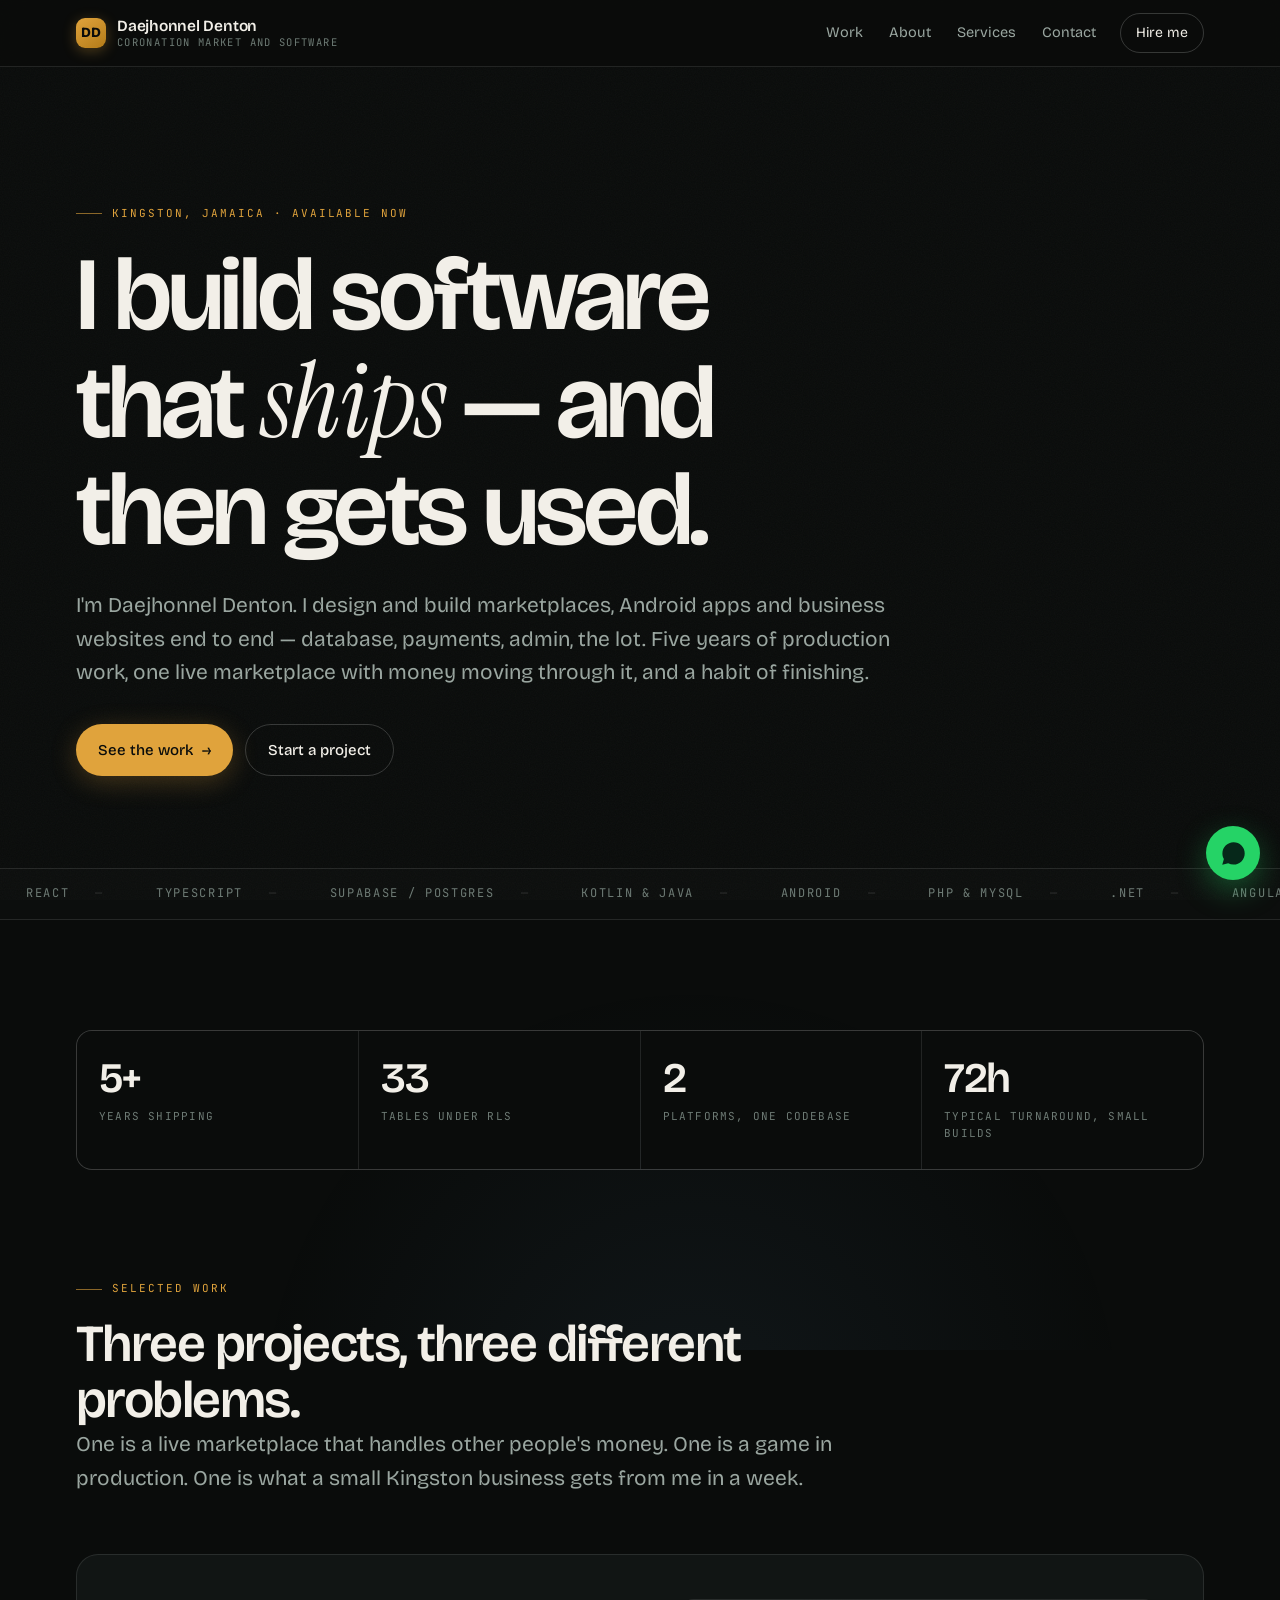
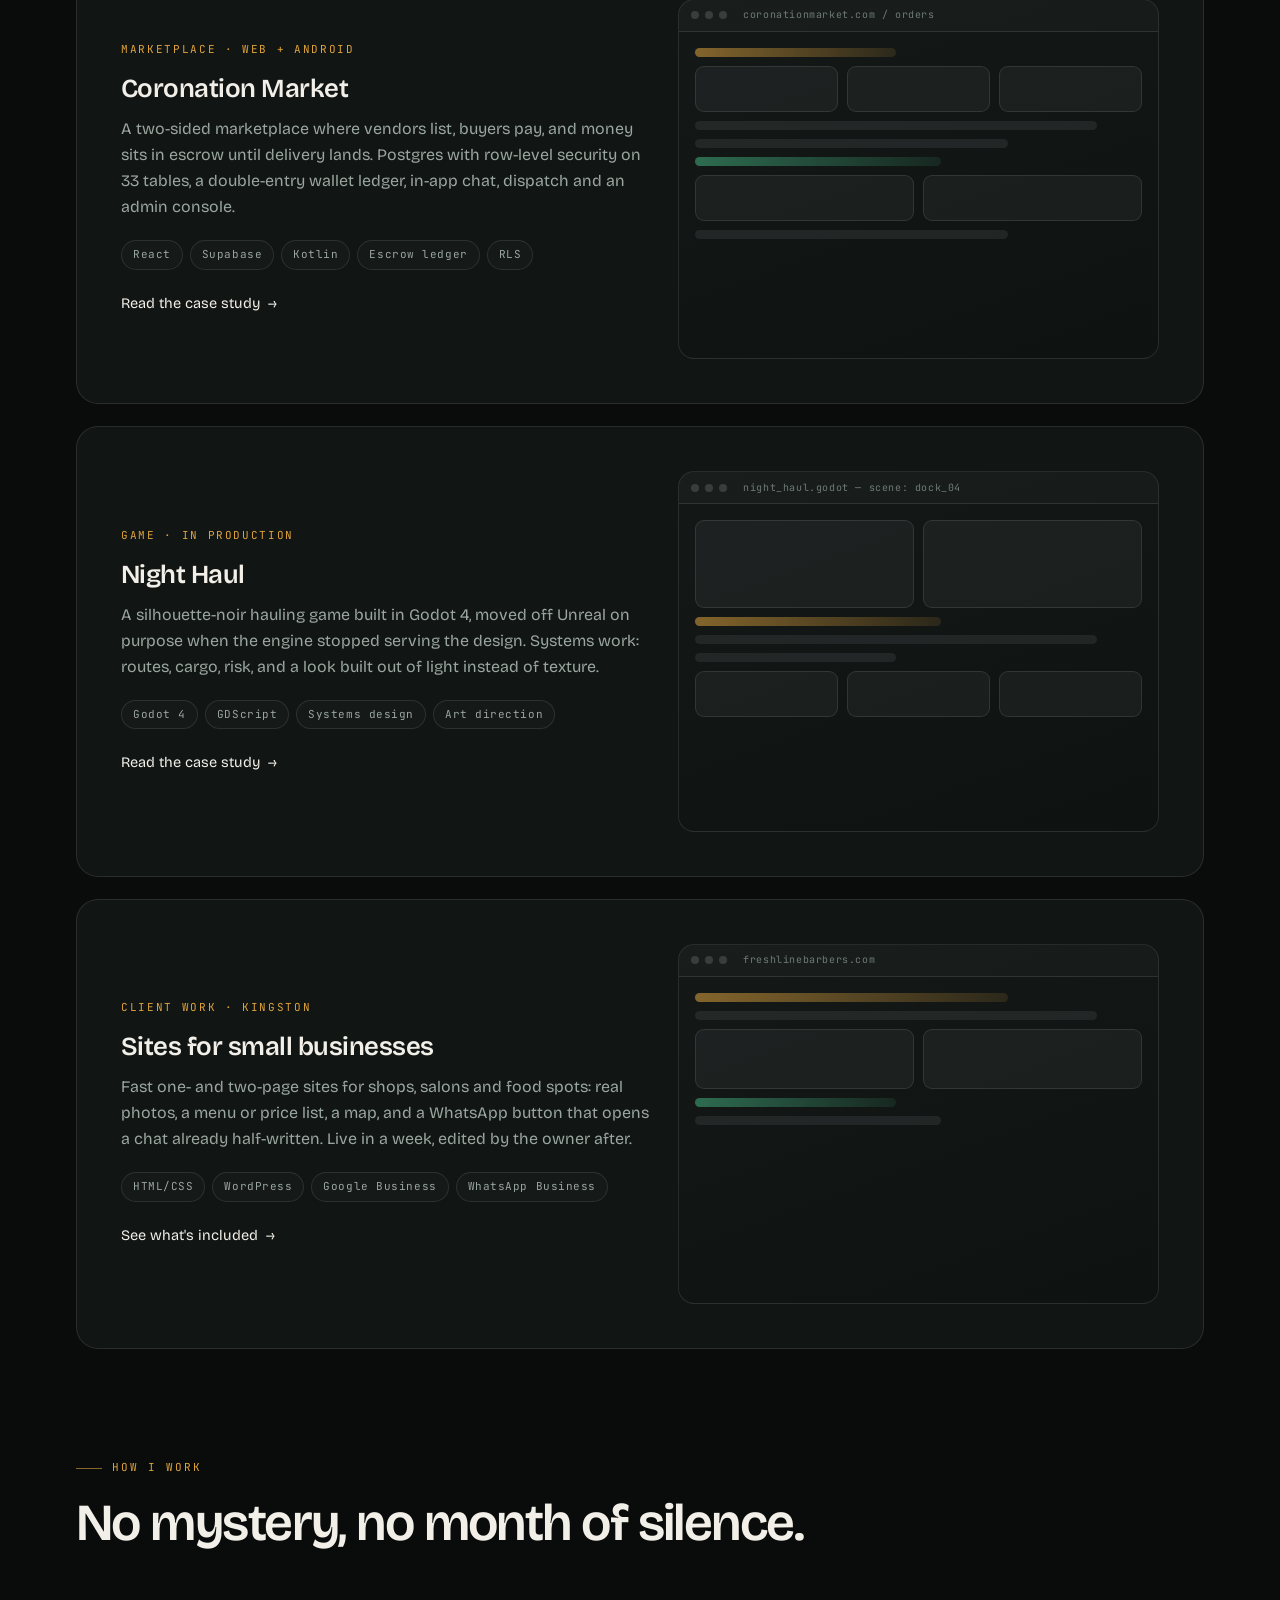
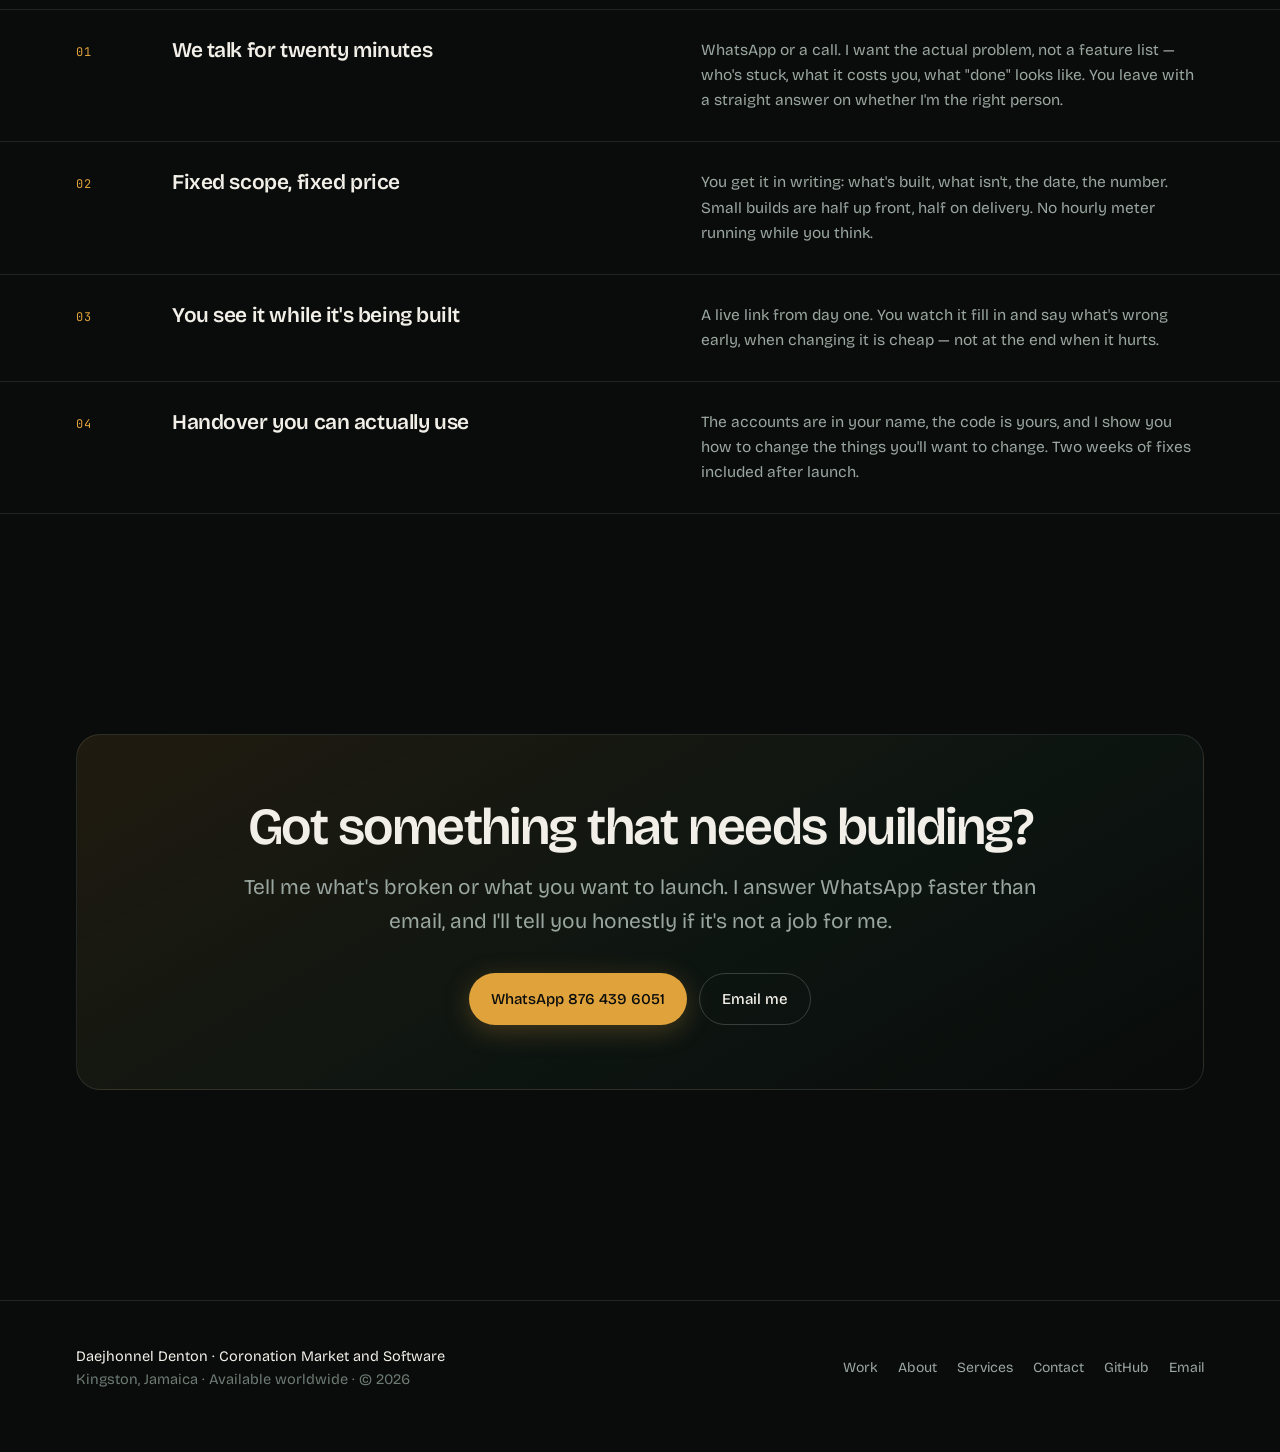
<file: index.html>
<!doctype html>
<html lang="en">
<head>
<meta charset="utf-8">
<meta name="viewport" content="width=device-width, initial-scale=1">
<title>Daejhonnel Denton — Software engineer, Kingston Jamaica</title>
<meta name="description" content="Software engineer in Kingston, Jamaica. I build marketplaces, mobile apps and business websites that actually ship — React, Supabase, Kotlin, PHP.">
<meta name="author" content="Daejhonnel Denton">
<meta name="theme-color" content="#0A0C0B">
<meta property="og:type" content="website">
<meta property="og:title" content="Daejhonnel Denton — Software engineer, Kingston Jamaica">
<meta property="og:description" content="Software engineer in Kingston, Jamaica. I build marketplaces, mobile apps and business websites that actually ship — React, Supabase, Kotlin, PHP.">
<meta property="og:image" content="https://daejhonneldenton.store/assets/portrait.jpg">
<meta name="twitter:card" content="summary_large_image">
<link rel="icon" href="assets/favicon.svg" type="image/svg+xml">
<link rel="preconnect" href="https://fonts.googleapis.com">
<link rel="preconnect" href="https://fonts.gstatic.com" crossorigin>
<link rel="stylesheet" href="assets/site.css">
</head>
<body>
<nav class="nav">
  <div class="wrap">
    <a class="brand" href="index.html">
      <span class="mark">DD</span>
      <span class="stack"><b>Daejhonnel Denton</b><span>Coronation Market and Software</span></span>
    </a>
    <div class="navlinks">
      <a class="link" href="work.html">Work</a>
      <a class="link" href="about.html">About</a>
      <a class="link" href="services.html">Services</a>
      <a class="link" href="contact.html">Contact</a>
      <a class="cta" href="https://wa.me/8764396051" target="_blank" rel="noopener">Hire me</a>
    </div>
  </div>
</nav>


<section class="hero"><div class="wrap">
  <p class="eyebrow">Kingston, Jamaica &middot; Available now</p>
  <h1>
    <span class="ln"><i>I build software</i></span>
    <span class="ln"><i>that <span class="it">ships</span> &mdash; and</i></span>
    <span class="ln"><i>then gets used.</i></span>
  </h1>
  <p class="lead">I'm Daejhonnel Denton. I design and build marketplaces, Android apps and business websites end to end &mdash; database, payments, admin, the lot. Five years of production work, one live marketplace with money moving through it, and a habit of finishing.</p>
  <div class="herobtns">
    <a class="btn btn-p" href="work.html">See the work <span aria-hidden="true">&rarr;</span></a>
    <a class="btn btn-g" href="https://wa.me/8764396051" target="_blank" rel="noopener">Start a project</a>
  </div>
</div></section>

<div class="ticker"><div class="row">
<b>React</b><b>TypeScript</b><b>Supabase / Postgres</b><b>Kotlin &amp; Java</b><b>Android</b><b>PHP &amp; MySQL</b><b>.NET</b><b>Angular</b><b>REST APIs</b><b>Row-Level Security</b><b>Double-entry ledgers</b><b>WordPress</b><b>Git</b><b>Agile / JIRA</b>
</div></div>

<section class="sec"><div class="wrap">
  <div class="stats rv">
    <div><b>5+</b><span>Years shipping</span></div>
    <div><b>33</b><span>Tables under RLS</span></div>
    <div><b>2</b><span>Platforms, one codebase</span></div>
    <div><b>72h</b><span>Typical turnaround, small builds</span></div>
  </div>
</div></section>

<section class="sec" style="padding-top:0"><div class="wrap">
  <div class="sec-head rv">
    <p class="eyebrow">Selected work</p>
    <h2>Three projects, three different problems.</h2>
    <p class="lead">One is a live marketplace that handles other people's money. One is a game in production. One is what a small Kingston business gets from me in a week.</p>
  </div>

  <div class="cards">
    <a class="card rv" href="work/coronation-market.html">
      <div class="glow"></div>
      <div class="card-in">
        <div>
          <div class="kicker">Marketplace &middot; Web + Android</div>
          <h3>Coronation Market</h3>
          <p>A two-sided marketplace where vendors list, buyers pay, and money sits in escrow until delivery lands. Postgres with row-level security on 33 tables, a double-entry wallet ledger, in-app chat, dispatch and an admin console.</p>
          <div class="chips"><span class="chip">React</span><span class="chip">Supabase</span><span class="chip">Kotlin</span><span class="chip">Escrow ledger</span><span class="chip">RLS</span></div>
          <span class="more">Read the case study <span class="arw">&rarr;</span></span>
        </div>
        <div class="mock">
  <div class="bar"><i></i><i></i><i></i><em>coronationmarket.com / orders</em></div>
  <div class="body">
    <div class="sk gold w45"></div>
    <div class="mrow"><div class="mbox"></div><div class="mbox"></div><div class="mbox"></div></div>
    <div class="sk w90"></div><div class="sk w70"></div>
    <div class="sk go w55"></div>
    <div class="mrow"><div class="mbox"></div><div class="mbox"></div></div>
    <div class="sk w70"></div>
  </div>
</div>
      </div>
    </a>

    <a class="card rv" href="work/night-haul.html">
      <div class="glow"></div>
      <div class="card-in">
        <div>
          <div class="kicker">Game &middot; In production</div>
          <h3>Night Haul</h3>
          <p>A silhouette-noir hauling game built in Godot 4, moved off Unreal on purpose when the engine stopped serving the design. Systems work: routes, cargo, risk, and a look built out of light instead of texture.</p>
          <div class="chips"><span class="chip">Godot 4</span><span class="chip">GDScript</span><span class="chip">Systems design</span><span class="chip">Art direction</span></div>
          <span class="more">Read the case study <span class="arw">&rarr;</span></span>
        </div>
        <div class="mock">
  <div class="bar"><i></i><i></i><i></i><em>night_haul.godot &mdash; scene: dock_04</em></div>
  <div class="body">
    <div class="mrow"><div class="mbox" style="height:88px"></div><div class="mbox" style="height:88px"></div></div>
    <div class="sk gold w55"></div>
    <div class="sk w90"></div><div class="sk w45"></div>
    <div class="mrow"><div class="mbox"></div><div class="mbox"></div><div class="mbox"></div></div>
  </div>
</div>
      </div>
    </a>

    <a class="card rv" href="work/small-business-sites.html">
      <div class="glow"></div>
      <div class="card-in">
        <div>
          <div class="kicker">Client work &middot; Kingston</div>
          <h3>Sites for small businesses</h3>
          <p>Fast one- and two-page sites for shops, salons and food spots: real photos, a menu or price list, a map, and a WhatsApp button that opens a chat already half-written. Live in a week, edited by the owner after.</p>
          <div class="chips"><span class="chip">HTML/CSS</span><span class="chip">WordPress</span><span class="chip">Google Business</span><span class="chip">WhatsApp Business</span></div>
          <span class="more">See what's included <span class="arw">&rarr;</span></span>
        </div>
        <div class="mock">
  <div class="bar"><i></i><i></i><i></i><em>freshlinebarbers.com</em></div>
  <div class="body">
    <div class="sk gold w70"></div>
    <div class="sk w90"></div>
    <div class="mrow"><div class="mbox" style="height:60px"></div><div class="mbox" style="height:60px"></div></div>
    <div class="sk go w45"></div>
    <div class="sk w55"></div>
  </div>
</div>
      </div>
    </a>
  </div>
</div></section>

<section class="sec" style="padding-top:0"><div class="wrap">
  <div class="sec-head rv">
    <p class="eyebrow">How I work</p>
    <h2>No mystery, no month of silence.</h2>
  </div>
</div>
<div class="steps">
  <div class="steprow"><div class="wrap"><div class="step rv">
    <div class="n">01</div>
    <div><h3>We talk for twenty minutes</h3></div>
    <p>WhatsApp or a call. I want the actual problem, not a feature list &mdash; who's stuck, what it costs you, what "done" looks like. You leave with a straight answer on whether I'm the right person.</p>
  </div></div></div>
  <div class="steprow"><div class="wrap"><div class="step rv">
    <div class="n">02</div>
    <div><h3>Fixed scope, fixed price</h3></div>
    <p>You get it in writing: what's built, what isn't, the date, the number. Small builds are half up front, half on delivery. No hourly meter running while you think.</p>
  </div></div></div>
  <div class="steprow"><div class="wrap"><div class="step rv">
    <div class="n">03</div>
    <div><h3>You see it while it's being built</h3></div>
    <p>A live link from day one. You watch it fill in and say what's wrong early, when changing it is cheap &mdash; not at the end when it hurts.</p>
  </div></div></div>
  <div class="steprow"><div class="wrap"><div class="step rv">
    <div class="n">04</div>
    <div><h3>Handover you can actually use</h3></div>
    <p>The accounts are in your name, the code is yours, and I show you how to change the things you'll want to change. Two weeks of fixes included after launch.</p>
  </div></div></div>
</div></section>

<section class="sec"><div class="wrap"><div class="band rv">
  <h2>Got something that needs building?</h2>
  <p class="lead">Tell me what's broken or what you want to launch. I answer WhatsApp faster than email, and I'll tell you honestly if it's not a job for me.</p>
  <div class="herobtns">
    <a class="btn btn-p" href="https://wa.me/8764396051" target="_blank" rel="noopener">WhatsApp 876 439 6051</a>
    <a class="btn btn-g" href="mailto:kymanidenton7@gmail.com">Email me</a>
  </div>
</div></div></section>

<footer>
  <div class="wrap fgrid">
    <div>
      <div class="small" style="color:var(--paper)">Daejhonnel Denton &middot; Coronation Market and Software</div>
      <div class="small">Kingston, Jamaica &middot; Available worldwide &middot; &copy; <span data-year></span></div>
    </div>
    <div class="flinks">
      <a href="work.html">Work</a>
      <a href="about.html">About</a>
      <a href="services.html">Services</a>
      <a href="contact.html">Contact</a>
      <a href="https://github.com/7haTSheep" target="_blank" rel="noopener">GitHub</a>
      <a href="mailto:kymanidenton7@gmail.com">Email</a>
    </div>
  </div>
</footer>
<a class="wa" href="https://wa.me/8764396051" target="_blank" rel="noopener" aria-label="Message me on WhatsApp"><svg viewBox="0 0 24 24" fill="currentColor" aria-hidden="true"><path d="M17.47 14.38c-.3-.15-1.75-.86-2.02-.96-.27-.1-.47-.15-.67.15-.2.3-.77.96-.94 1.16-.17.2-.35.22-.65.07-.3-.15-1.25-.46-2.38-1.47-.88-.78-1.47-1.75-1.64-2.05-.17-.3-.02-.46.13-.61.13-.13.3-.35.45-.52.15-.17.2-.3.3-.5.1-.2.05-.37-.03-.52-.07-.15-.67-1.61-.92-2.2-.24-.58-.48-.5-.67-.51h-.57c-.2 0-.52.07-.79.37-.27.3-1.04 1.01-1.04 2.47s1.06 2.86 1.21 3.06c.15.2 2.1 3.2 5.08 4.49.71.3 1.26.49 1.69.63.71.22 1.36.19 1.87.12.57-.09 1.75-.72 2-1.41.25-.69.25-1.28.17-1.41-.07-.13-.27-.2-.57-.35zM12.04 2C6.58 2 2.13 6.45 2.13 11.91c0 1.75.46 3.45 1.32 4.95L2 22l5.28-1.38a9.86 9.86 0 0 0 4.76 1.21h.01c5.46 0 9.91-4.45 9.91-9.91 0-2.65-1.03-5.14-2.9-7.01A9.82 9.82 0 0 0 12.04 2z"/></svg></a>
<script src="assets/site.js"></script>
</body>
</html>
</file>
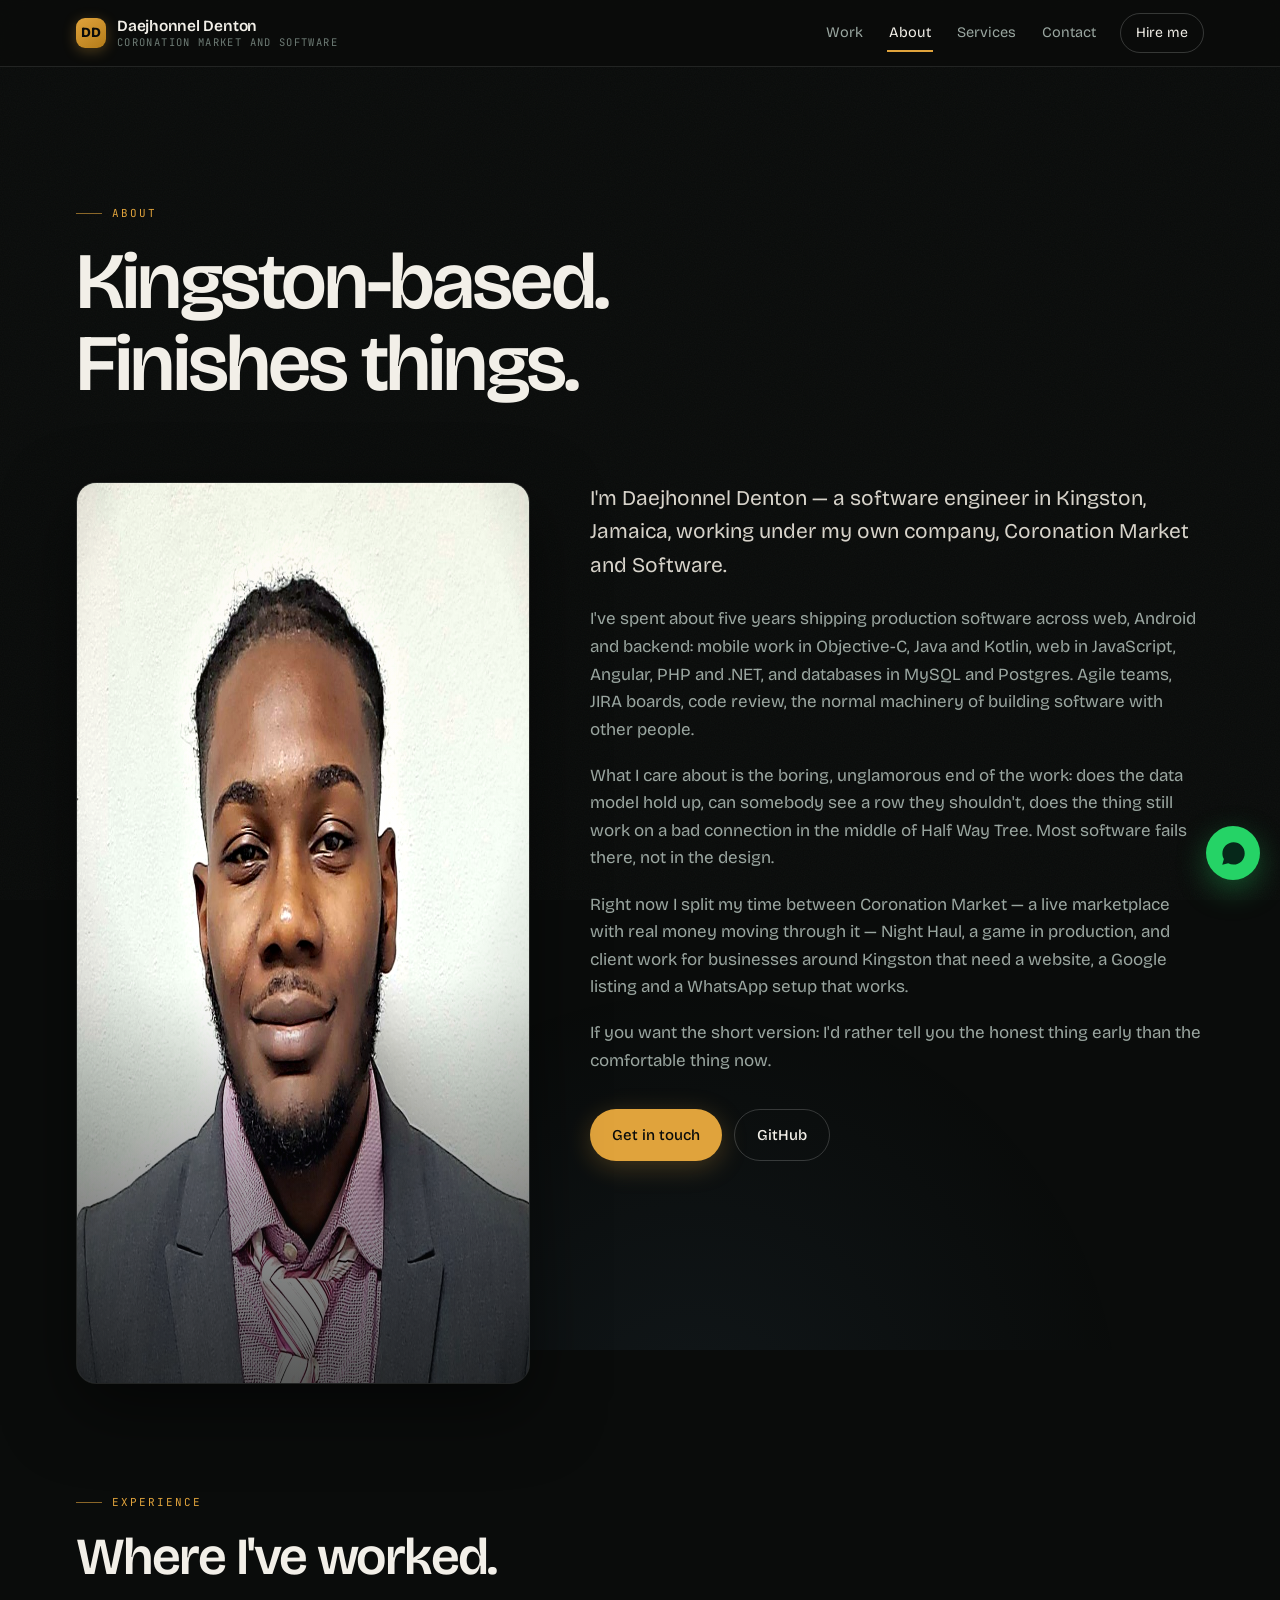
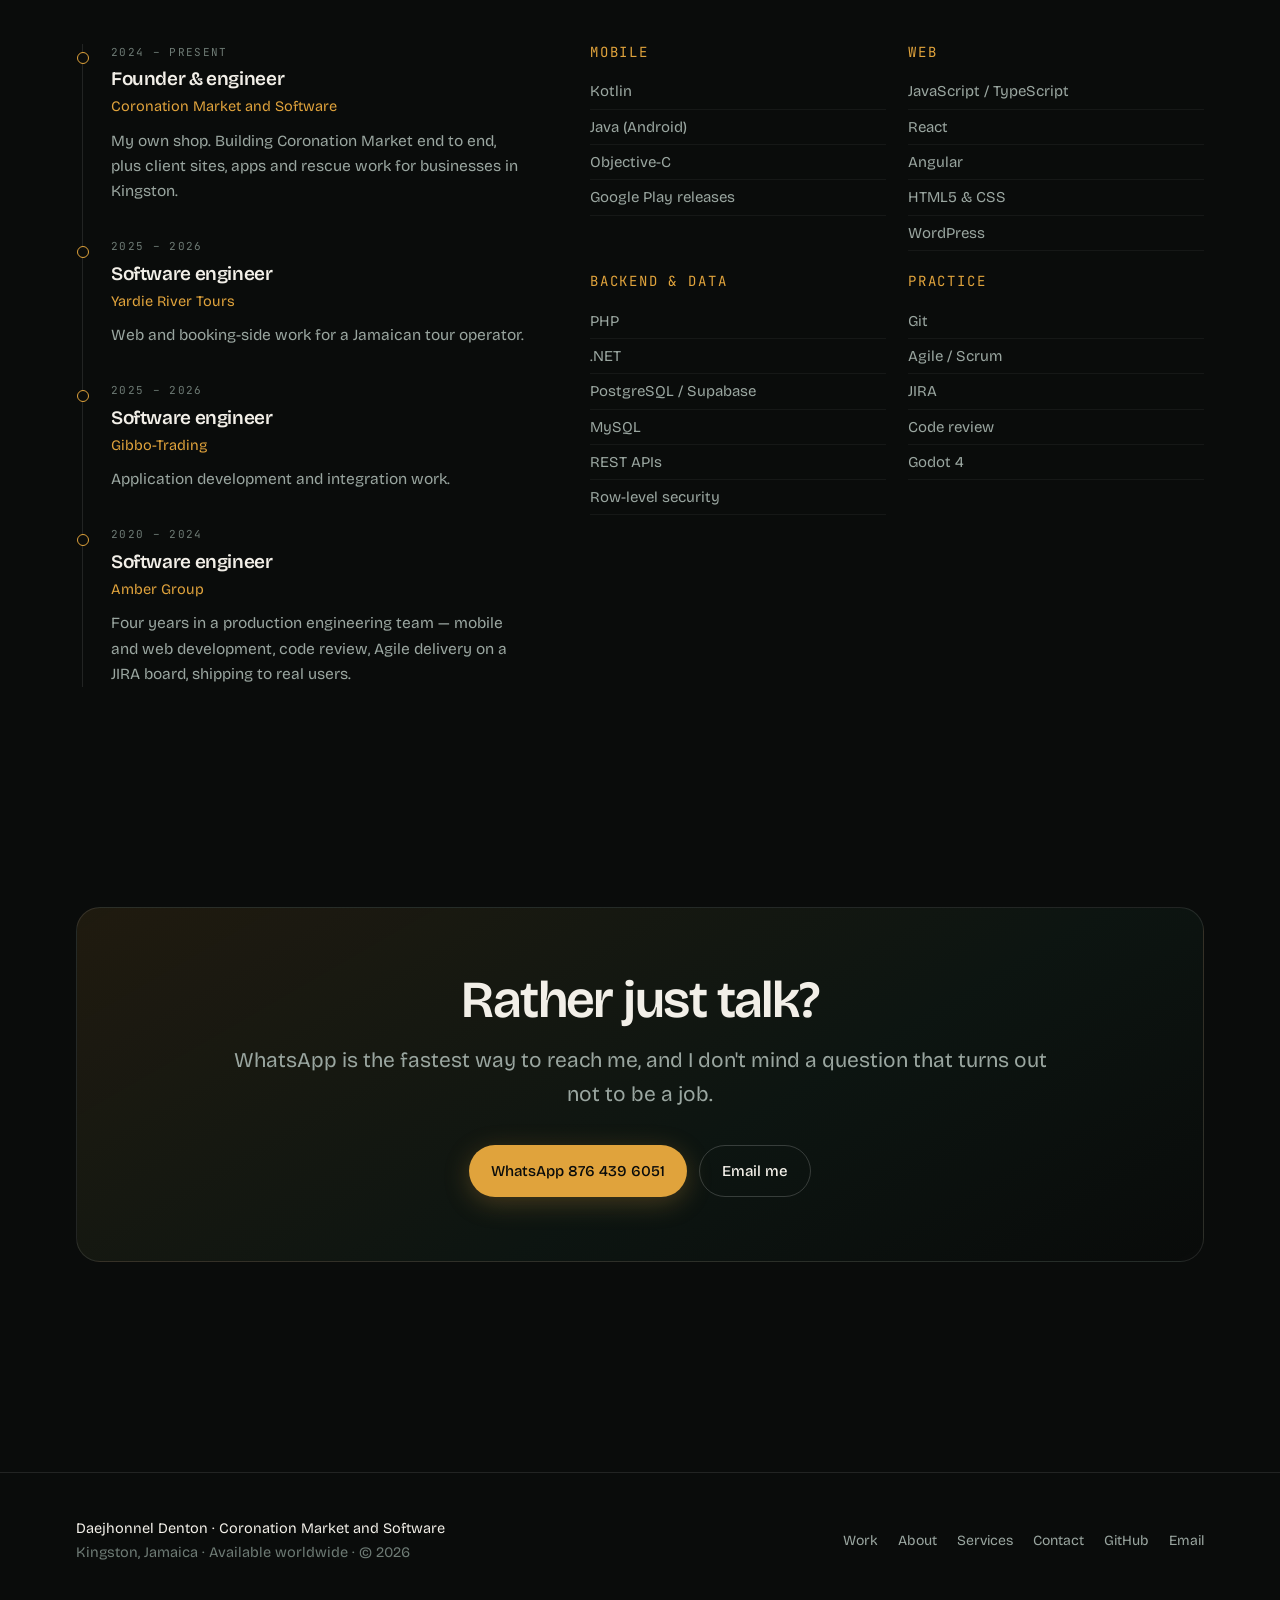
<file: about.html>
<!doctype html>
<html lang="en">
<head>
<meta charset="utf-8">
<meta name="viewport" content="width=device-width, initial-scale=1">
<title>About — Daejhonnel Denton</title>
<meta name="description" content="Software engineer in Kingston, Jamaica. Five years across web, Android and backend, now building under Coronation Market and Software.">
<meta name="author" content="Daejhonnel Denton">
<meta name="theme-color" content="#0A0C0B">
<meta property="og:type" content="website">
<meta property="og:title" content="About — Daejhonnel Denton">
<meta property="og:description" content="Software engineer in Kingston, Jamaica. Five years across web, Android and backend, now building under Coronation Market and Software.">
<meta property="og:image" content="https://daejhonneldenton.store/assets/portrait.jpg">
<meta name="twitter:card" content="summary_large_image">
<link rel="icon" href="assets/favicon.svg" type="image/svg+xml">
<link rel="preconnect" href="https://fonts.googleapis.com">
<link rel="preconnect" href="https://fonts.gstatic.com" crossorigin>
<link rel="stylesheet" href="assets/site.css">
</head>
<body>
<nav class="nav">
  <div class="wrap">
    <a class="brand" href="index.html">
      <span class="mark">DD</span>
      <span class="stack"><b>Daejhonnel Denton</b><span>Coronation Market and Software</span></span>
    </a>
    <div class="navlinks">
      <a class="link" href="work.html">Work</a>
      <a class="link on" href="about.html">About</a>
      <a class="link" href="services.html">Services</a>
      <a class="link" href="contact.html">Contact</a>
      <a class="cta" href="https://wa.me/8764396051" target="_blank" rel="noopener">Hire me</a>
    </div>
  </div>
</nav>


<section class="hero" style="padding-bottom:clamp(30px,5vw,50px)"><div class="wrap">
  <p class="eyebrow">About</p>
  <h1 style="font-size:clamp(40px,7vw,80px)">Kingston-based.<br>Finishes things.</h1>
</div></section>

<section class="sec" style="padding-top:0"><div class="wrap">
  <div class="about-grid">
    <div class="portrait rv"><img src="assets/portrait.jpg" alt="Portrait of Daejhonnel Denton" width="900" height="900"></div>
    <div class="rv">
      <p class="lead" style="max-width:none; color:#D7D3CA">I'm Daejhonnel Denton &mdash; a software engineer in Kingston, Jamaica, working under my own company, Coronation Market and Software.</p>
      <p class="dim">I've spent about five years shipping production software across web, Android and backend: mobile work in Objective-C, Java and Kotlin, web in JavaScript, Angular, PHP and .NET, and databases in MySQL and Postgres. Agile teams, JIRA boards, code review, the normal machinery of building software with other people.</p>
      <p class="dim">What I care about is the boring, unglamorous end of the work: does the data model hold up, can somebody see a row they shouldn't, does the thing still work on a bad connection in the middle of Half Way Tree. Most software fails there, not in the design.</p>
      <p class="dim">Right now I split my time between Coronation Market &mdash; a live marketplace with real money moving through it &mdash; Night Haul, a game in production, and client work for businesses around Kingston that need a website, a Google listing and a WhatsApp setup that works.</p>
      <p class="dim">If you want the short version: I'd rather tell you the honest thing early than the comfortable thing now.</p>
      <div class="herobtns">
        <a class="btn btn-p" href="contact.html">Get in touch</a>
        <a class="btn btn-g" href="https://github.com/7haTSheep" target="_blank" rel="noopener">GitHub</a>
      </div>
    </div>
  </div>
</div></section>

<section class="sec" style="padding-top:0"><div class="wrap">
  <div class="sec-head rv"><p class="eyebrow">Experience</p><h2>Where I've worked.</h2></div>
  <div class="about-grid">
    <div class="rv">
      <div class="tl">
        <div class="job">
          <div class="when">2024 &ndash; present</div>
          <h3>Founder &amp; engineer</h3>
          <div class="co">Coronation Market and Software</div>
          <p>My own shop. Building Coronation Market end to end, plus client sites, apps and rescue work for businesses in Kingston.</p>
        </div>
        <div class="job">
          <div class="when">2025 &ndash; 2026</div>
          <h3>Software engineer</h3>
          <div class="co">Yardie River Tours</div>
          <p>Web and booking-side work for a Jamaican tour operator.</p>
        </div>
        <div class="job">
          <div class="when">2025 &ndash; 2026</div>
          <h3>Software engineer</h3>
          <div class="co">Gibbo-Trading</div>
          <p>Application development and integration work.</p>
        </div>
        <div class="job">
          <div class="when">2020 &ndash; 2024</div>
          <h3>Software engineer</h3>
          <div class="co">Amber Group</div>
          <p>Four years in a production engineering team &mdash; mobile and web development, code review, Agile delivery on a JIRA board, shipping to real users.</p>
        </div>
      </div>
    </div>
    <div class="rv">
      <div class="skillset">
        <div>
          <h3>Mobile</h3>
          <ul><li>Kotlin</li><li>Java (Android)</li><li>Objective-C</li><li>Google Play releases</li></ul>
        </div>
        <div>
          <h3>Web</h3>
          <ul><li>JavaScript / TypeScript</li><li>React</li><li>Angular</li><li>HTML5 &amp; CSS</li><li>WordPress</li></ul>
        </div>
        <div>
          <h3>Backend &amp; data</h3>
          <ul><li>PHP</li><li>.NET</li><li>PostgreSQL / Supabase</li><li>MySQL</li><li>REST APIs</li><li>Row-level security</li></ul>
        </div>
        <div>
          <h3>Practice</h3>
          <ul><li>Git</li><li>Agile / Scrum</li><li>JIRA</li><li>Code review</li><li>Godot 4</li></ul>
        </div>
      </div>
    </div>
  </div>
</div></section>

<section class="sec"><div class="wrap"><div class="band rv">
  <h2>Rather just talk?</h2>
  <p class="lead">WhatsApp is the fastest way to reach me, and I don't mind a question that turns out not to be a job.</p>
  <div class="herobtns">
    <a class="btn btn-p" href="https://wa.me/8764396051" target="_blank" rel="noopener">WhatsApp 876 439 6051</a>
    <a class="btn btn-g" href="mailto:kymanidenton7@gmail.com">Email me</a>
  </div>
</div></div></section>

<footer>
  <div class="wrap fgrid">
    <div>
      <div class="small" style="color:var(--paper)">Daejhonnel Denton &middot; Coronation Market and Software</div>
      <div class="small">Kingston, Jamaica &middot; Available worldwide &middot; &copy; <span data-year></span></div>
    </div>
    <div class="flinks">
      <a href="work.html">Work</a>
      <a href="about.html">About</a>
      <a href="services.html">Services</a>
      <a href="contact.html">Contact</a>
      <a href="https://github.com/7haTSheep" target="_blank" rel="noopener">GitHub</a>
      <a href="mailto:kymanidenton7@gmail.com">Email</a>
    </div>
  </div>
</footer>
<a class="wa" href="https://wa.me/8764396051" target="_blank" rel="noopener" aria-label="Message me on WhatsApp"><svg viewBox="0 0 24 24" fill="currentColor" aria-hidden="true"><path d="M17.47 14.38c-.3-.15-1.75-.86-2.02-.96-.27-.1-.47-.15-.67.15-.2.3-.77.96-.94 1.16-.17.2-.35.22-.65.07-.3-.15-1.25-.46-2.38-1.47-.88-.78-1.47-1.75-1.64-2.05-.17-.3-.02-.46.13-.61.13-.13.3-.35.45-.52.15-.17.2-.3.3-.5.1-.2.05-.37-.03-.52-.07-.15-.67-1.61-.92-2.2-.24-.58-.48-.5-.67-.51h-.57c-.2 0-.52.07-.79.37-.27.3-1.04 1.01-1.04 2.47s1.06 2.86 1.21 3.06c.15.2 2.1 3.2 5.08 4.49.71.3 1.26.49 1.69.63.71.22 1.36.19 1.87.12.57-.09 1.75-.72 2-1.41.25-.69.25-1.28.17-1.41-.07-.13-.27-.2-.57-.35zM12.04 2C6.58 2 2.13 6.45 2.13 11.91c0 1.75.46 3.45 1.32 4.95L2 22l5.28-1.38a9.86 9.86 0 0 0 4.76 1.21h.01c5.46 0 9.91-4.45 9.91-9.91 0-2.65-1.03-5.14-2.9-7.01A9.82 9.82 0 0 0 12.04 2z"/></svg></a>
<script src="assets/site.js"></script>
</body>
</html>
</file>
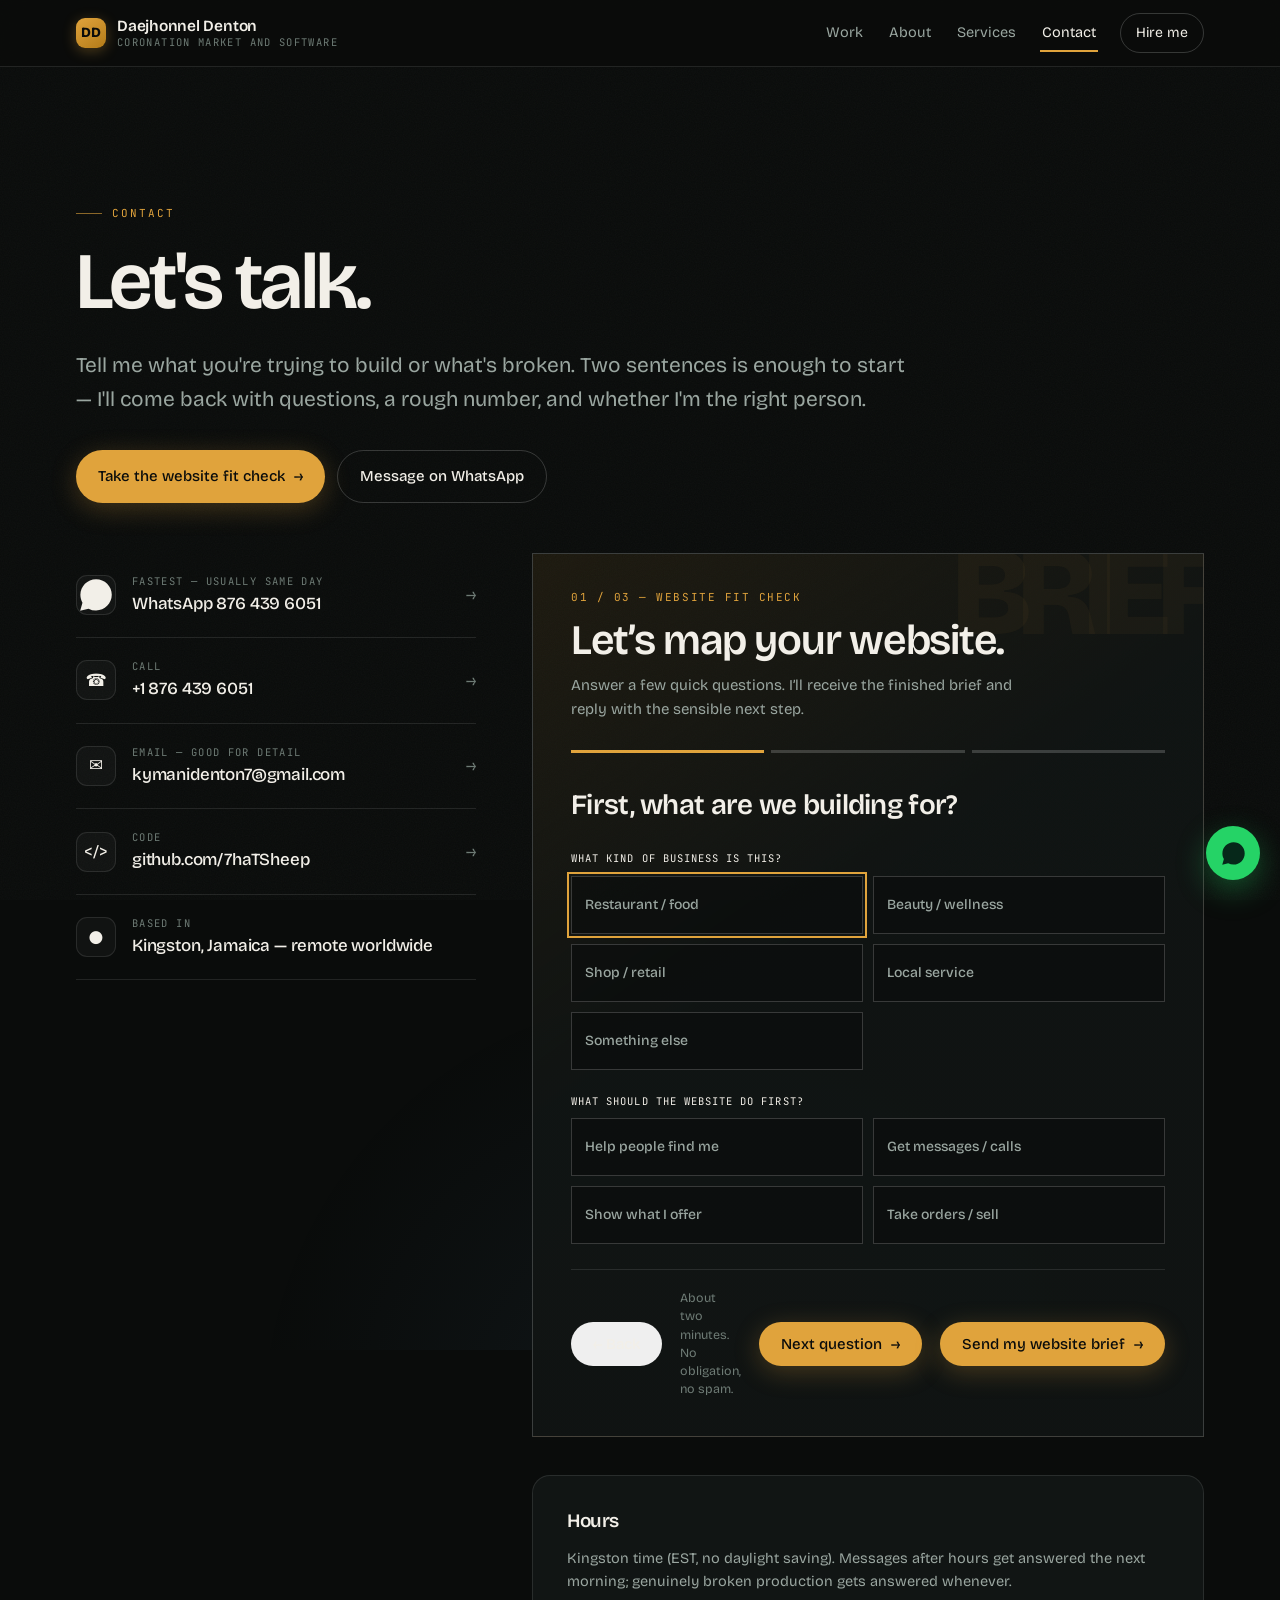
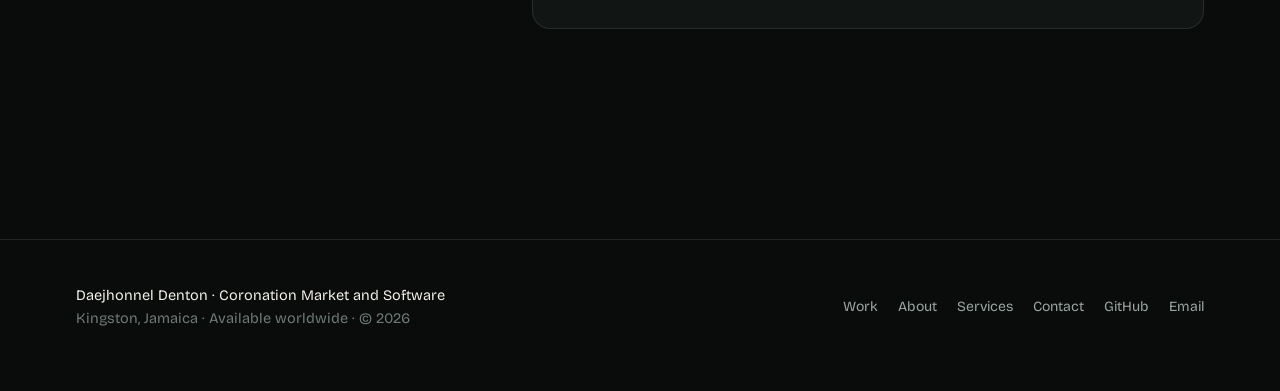
<file: contact.html>
<!doctype html>
<html lang="en">
<head>
<meta charset="utf-8">
<meta name="viewport" content="width=device-width, initial-scale=1">
<title>Contact — Daejhonnel Denton</title>
<meta name="description" content="Reach Daejhonnel Denton in Kingston, Jamaica — WhatsApp 876 439 6051, email, or GitHub.">
<meta name="author" content="Daejhonnel Denton">
<meta name="theme-color" content="#0A0C0B">
<meta property="og:type" content="website">
<meta property="og:title" content="Contact — Daejhonnel Denton">
<meta property="og:description" content="Reach Daejhonnel Denton in Kingston, Jamaica — WhatsApp 876 439 6051, email, or GitHub.">
<meta property="og:image" content="https://daejhonneldenton.store/assets/portrait.jpg">
<meta name="twitter:card" content="summary_large_image">
<link rel="icon" href="assets/favicon.svg" type="image/svg+xml">
<link rel="preconnect" href="https://fonts.googleapis.com">
<link rel="preconnect" href="https://fonts.gstatic.com" crossorigin>
<link rel="stylesheet" href="assets/site.css">
</head>
<body>
<nav class="nav">
  <div class="wrap">
    <a class="brand" href="index.html">
      <span class="mark">DD</span>
      <span class="stack"><b>Daejhonnel Denton</b><span>Coronation Market and Software</span></span>
    </a>
    <div class="navlinks">
      <a class="link" href="work.html">Work</a>
      <a class="link" href="about.html">About</a>
      <a class="link" href="services.html">Services</a>
      <a class="link on" href="contact.html">Contact</a>
      <a class="cta" href="https://wa.me/8764396051" target="_blank" rel="noopener">Hire me</a>
    </div>
  </div>
</nav>


<section class="hero" style="padding-bottom:clamp(30px,5vw,50px)"><div class="wrap">
  <p class="eyebrow">Contact</p>
  <h1 style="font-size:clamp(40px,7vw,80px)">Let's talk.</h1>
  <p class="lead" style="margin-top:24px">Tell me what you're trying to build or what's broken. Two sentences is enough to start &mdash; I'll come back with questions, a rough number, and whether I'm the right person.</p>
  <div class="herobtns"><a class="btn btn-p" href="#website-fit">Take the website fit check <span aria-hidden="true">&rarr;</span></a><a class="btn btn-g" href="https://wa.me/8764396051" target="_blank" rel="noopener">Message on WhatsApp</a></div>
</div></section>

<section class="sec" style="padding-top:0"><div class="wrap">
  <div class="contact-grid">
    <div class="rv">
      <a class="cline" href="https://wa.me/8764396051" target="_blank" rel="noopener">
        <span class="ic"><svg viewBox="0 0 24 24" fill="currentColor" aria-hidden="true"><path d="M17.47 14.38c-.3-.15-1.75-.86-2.02-.96-.27-.1-.47-.15-.67.15-.2.3-.77.96-.94 1.16-.17.2-.35.22-.65.07-.3-.15-1.25-.46-2.38-1.47-.88-.78-1.47-1.75-1.64-2.05-.17-.3-.02-.46.13-.61.13-.13.3-.35.45-.52.15-.17.2-.3.3-.5.1-.2.05-.37-.03-.52-.07-.15-.67-1.61-.92-2.2-.24-.58-.48-.5-.67-.51h-.57c-.2 0-.52.07-.79.37-.27.3-1.04 1.01-1.04 2.47s1.06 2.86 1.21 3.06c.15.2 2.1 3.2 5.08 4.49.71.3 1.26.49 1.69.63.71.22 1.36.19 1.87.12.57-.09 1.75-.72 2-1.41.25-.69.25-1.28.17-1.41-.07-.13-.27-.2-.57-.35zM12.04 2C6.58 2 2.13 6.45 2.13 11.91c0 1.75.46 3.45 1.32 4.95L2 22l5.28-1.38a9.86 9.86 0 0 0 4.76 1.21h.01c5.46 0 9.91-4.45 9.91-9.91 0-2.65-1.03-5.14-2.9-7.01A9.82 9.82 0 0 0 12.04 2z"/></svg></span>
        <span class="t"><span>Fastest &mdash; usually same day</span><b>WhatsApp 876 439 6051</b></span>
        <span class="arw">&rarr;</span>
      </a>
      <a class="cline" href="tel:+18764396051">
        <span class="ic">&#9742;</span>
        <span class="t"><span>Call</span><b>+1 876 439 6051</b></span>
        <span class="arw">&rarr;</span>
      </a>
      <a class="cline" href="mailto:kymanidenton7@gmail.com">
        <span class="ic">&#9993;</span>
        <span class="t"><span>Email &mdash; good for detail</span><b>kymanidenton7@gmail.com</b></span>
        <span class="arw">&rarr;</span>
      </a>
      <a class="cline" href="https://github.com/7haTSheep" target="_blank" rel="noopener">
        <span class="ic">&lt;/&gt;</span>
        <span class="t"><span>Code</span><b>github.com/7haTSheep</b></span>
        <span class="arw">&rarr;</span>
      </a>
      <div class="cline" style="cursor:default">
        <span class="ic">&#9679;</span>
        <span class="t"><span>Based in</span><b>Kingston, Jamaica &mdash; remote worldwide</b></span>
      </div>
    </div>
    <div class="rv">
      <form id="website-fit" class="brief-form quiz-form" action="https://formsubmit.co/kymanidenton7@gmail.com" method="POST" novalidate>
        <input type="hidden" name="_subject" value="New website fit check — daejhonneldenton.store">
        <input type="hidden" name="_template" value="table">
        <input type="hidden" name="_next" value="https://daejhonneldenton.store/thanks.html">
        <input class="trap" type="text" name="_honey" tabindex="-1" autocomplete="off" aria-hidden="true">
        <div class="form-head">
          <span class="form-count" data-quiz-count>01 / 03 &mdash; WEBSITE FIT CHECK</span>
          <h2>Let&rsquo;s map your website.</h2>
          <p>Answer a few quick questions. I&rsquo;ll receive the finished brief and reply with the sensible next step.</p>
        </div>
        <div class="quiz-progress" aria-hidden="true"><i></i><i></i><i></i></div>

        <fieldset class="quiz-step" data-step="1">
          <legend>First, what are we building for?</legend>
          <div class="quiz-question"><span>What kind of business is this?</span><div class="choice-grid">
            <label><input type="radio" name="business_type" value="Restaurant or food business" required><b>Restaurant / food</b></label>
            <label><input type="radio" name="business_type" value="Salon, barber or beauty business"><b>Beauty / wellness</b></label>
            <label><input type="radio" name="business_type" value="Shop, product or retail business"><b>Shop / retail</b></label>
            <label><input type="radio" name="business_type" value="Professional or local service"><b>Local service</b></label>
            <label><input type="radio" name="business_type" value="Creator, personal brand or other"><b>Something else</b></label>
          </div></div>
          <div class="quiz-question"><span>What should the website do first?</span><div class="choice-grid">
            <label><input type="radio" name="primary_goal" value="Help customers find the business on Google" required><b>Help people find me</b></label>
            <label><input type="radio" name="primary_goal" value="Get calls or WhatsApp enquiries"><b>Get messages / calls</b></label>
            <label><input type="radio" name="primary_goal" value="Show services, menu or price list"><b>Show what I offer</b></label>
            <label><input type="radio" name="primary_goal" value="Sell products or accept online orders"><b>Take orders / sell</b></label>
          </div></div>
        </fieldset>

        <fieldset class="quiz-step" data-step="2" hidden>
          <legend>What do you have already?</legend>
          <div class="quiz-question"><span>Do you have a current website?</span><div class="choice-grid compact">
            <label><input type="radio" name="current_site" value="No website yet" required><b>No, starting fresh</b></label>
            <label><input type="radio" name="current_site" value="Yes, needs an update"><b>Yes, needs an update</b></label>
            <label><input type="radio" name="current_site" value="Yes, but it is broken"><b>Yes, but it is broken</b></label>
          </div></div>
          <div class="quiz-question"><span>Which materials can you provide?</span><div class="choice-grid">
            <label><input type="checkbox" name="available_materials" value="Logo"><b>Logo</b></label>
            <label><input type="checkbox" name="available_materials" value="Photos or product images"><b>Photos</b></label>
            <label><input type="checkbox" name="available_materials" value="Menu, services or price list"><b>Menu / price list</b></label>
            <label><input type="checkbox" name="available_materials" value="Business address and opening hours"><b>Location / hours</b></label>
            <label><input type="checkbox" name="available_materials" value="Need help gathering content"><b>I need help with this</b></label>
          </div></div>
          <label class="quiz-note"><span>Existing website or Instagram <em>optional</em></span><input name="existing_link" type="url" placeholder="https://"></label>
        </fieldset>

        <fieldset class="quiz-step" data-step="3" hidden>
          <legend>Where should I send the answer?</legend>
          <div class="form-grid">
            <label><span>Your name</span><input name="name" autocomplete="name" required placeholder="Your name"></label>
            <label><span>Email</span><input name="email" type="email" autocomplete="email" required placeholder="you@company.com"></label>
            <label><span>Phone / WhatsApp</span><input name="phone" type="tel" autocomplete="tel" required placeholder="876 000 0000"></label>
            <label><span>Budget comfort zone</span><select name="budget" required><option value="" selected disabled>Choose a level</option><option>Keeping it lean</option><option>Ready for a solid business website</option><option>Planning a larger project</option><option>Not sure yet</option></select></label>
            <label><span>When do you want to launch?</span><select name="timeline" required><option value="" selected disabled>Choose a timeframe</option><option>As soon as possible</option><option>Within 2 weeks</option><option>Within a month</option><option>Just researching</option></select></label>
            <label><span>Anything else I should know? <em>optional</em></span><input name="notes" placeholder="A deadline, a problem, or an idea"></label>
          </div>
        </fieldset>
        <div class="form-foot quiz-actions">
          <button class="btn btn-g" type="button" data-quiz-back hidden>&larr; Back</button>
          <p data-quiz-message>About two minutes. No obligation, no spam.</p>
          <button class="btn btn-p" type="button" data-quiz-next>Next question <span aria-hidden="true">&rarr;</span></button>
          <button class="btn btn-p" type="submit" data-quiz-submit hidden>Send my website brief <span aria-hidden="true">&rarr;</span></button>
        </div>
      </form>
      <div class="panel hours-panel">
        <h3>Hours</h3>
        <p class="dim small" style="margin:0">Kingston time (EST, no daylight saving). Messages after hours get answered the next morning; genuinely broken production gets answered whenever.</p>
      </div>
    </div>
  </div>
</div></section>

<footer>
  <div class="wrap fgrid">
    <div>
      <div class="small" style="color:var(--paper)">Daejhonnel Denton &middot; Coronation Market and Software</div>
      <div class="small">Kingston, Jamaica &middot; Available worldwide &middot; &copy; <span data-year></span></div>
    </div>
    <div class="flinks">
      <a href="work.html">Work</a>
      <a href="about.html">About</a>
      <a href="services.html">Services</a>
      <a href="contact.html">Contact</a>
      <a href="https://github.com/7haTSheep" target="_blank" rel="noopener">GitHub</a>
      <a href="mailto:kymanidenton7@gmail.com">Email</a>
    </div>
  </div>
</footer>
<a class="wa" href="https://wa.me/8764396051" target="_blank" rel="noopener" aria-label="Message me on WhatsApp"><svg viewBox="0 0 24 24" fill="currentColor" aria-hidden="true"><path d="M17.47 14.38c-.3-.15-1.75-.86-2.02-.96-.27-.1-.47-.15-.67.15-.2.3-.77.96-.94 1.16-.17.2-.35.22-.65.07-.3-.15-1.25-.46-2.38-1.47-.88-.78-1.47-1.75-1.64-2.05-.17-.3-.02-.46.13-.61.13-.13.3-.35.45-.52.15-.17.2-.3.3-.5.1-.2.05-.37-.03-.52-.07-.15-.67-1.61-.92-2.2-.24-.58-.48-.5-.67-.51h-.57c-.2 0-.52.07-.79.37-.27.3-1.04 1.01-1.04 2.47s1.06 2.86 1.21 3.06c.15.2 2.1 3.2 5.08 4.49.71.3 1.26.49 1.69.63.71.22 1.36.19 1.87.12.57-.09 1.75-.72 2-1.41.25-.69.25-1.28.17-1.41-.07-.13-.27-.2-.57-.35zM12.04 2C6.58 2 2.13 6.45 2.13 11.91c0 1.75.46 3.45 1.32 4.95L2 22l5.28-1.38a9.86 9.86 0 0 0 4.76 1.21h.01c5.46 0 9.91-4.45 9.91-9.91 0-2.65-1.03-5.14-2.9-7.01A9.82 9.82 0 0 0 12.04 2z"/></svg></a>
<script src="assets/site.js"></script>
</body>
</html>
</file>
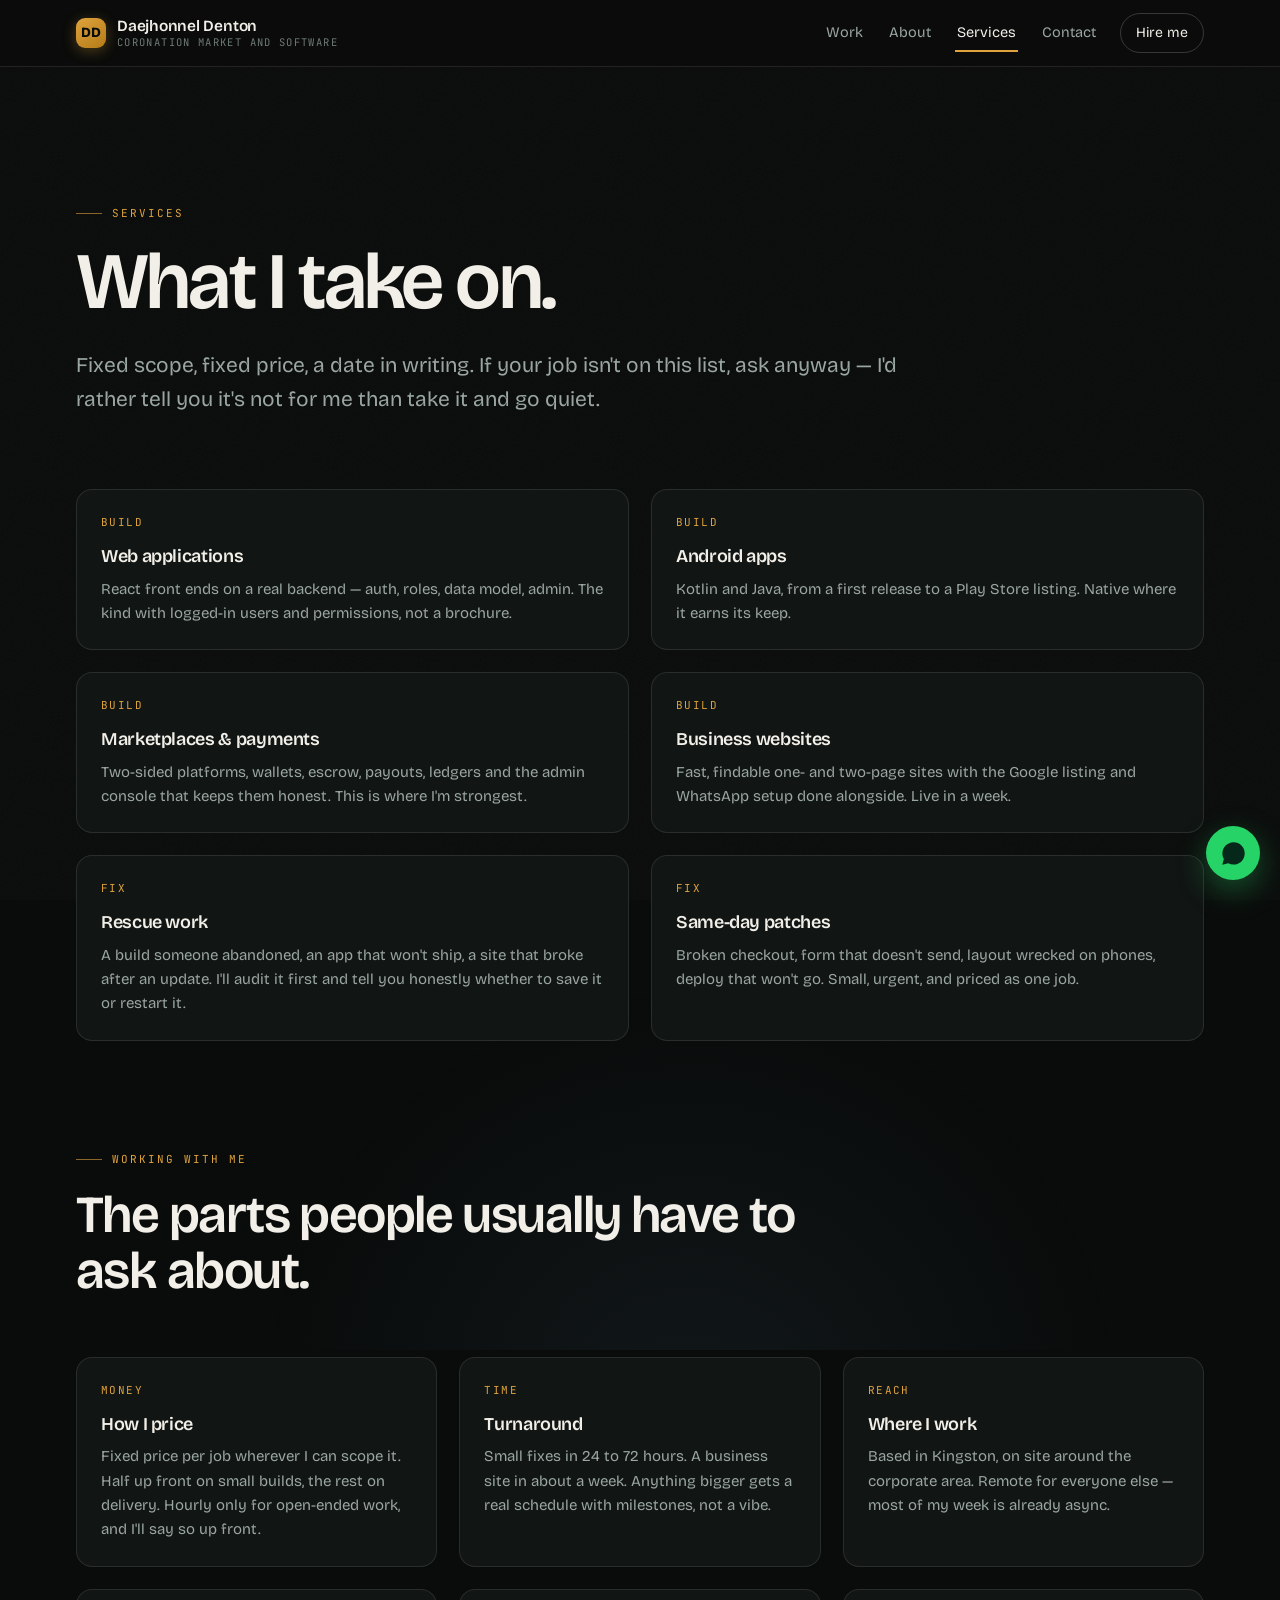
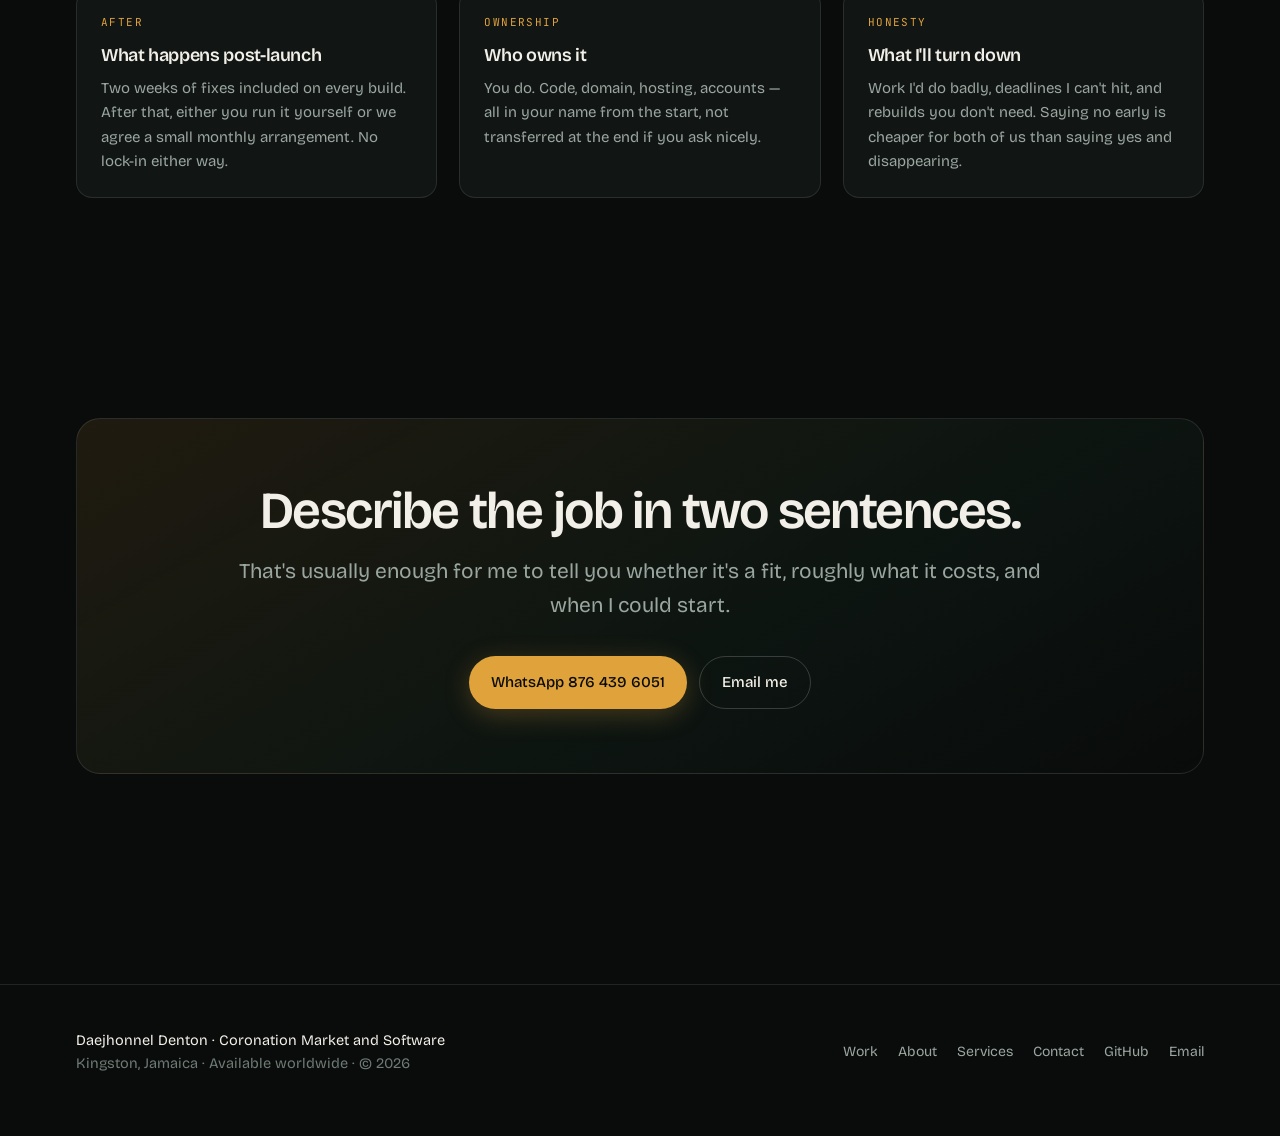
<file: services.html>
<!doctype html>
<html lang="en">
<head>
<meta charset="utf-8">
<meta name="viewport" content="width=device-width, initial-scale=1">
<title>Services — Daejhonnel Denton</title>
<meta name="description" content="What I take on: web apps, Android, marketplaces and payments, small-business sites, and rescue work on projects that stalled.">
<meta name="author" content="Daejhonnel Denton">
<meta name="theme-color" content="#0A0C0B">
<meta property="og:type" content="website">
<meta property="og:title" content="Services — Daejhonnel Denton">
<meta property="og:description" content="What I take on: web apps, Android, marketplaces and payments, small-business sites, and rescue work on projects that stalled.">
<meta property="og:image" content="https://daejhonneldenton.store/assets/portrait.jpg">
<meta name="twitter:card" content="summary_large_image">
<link rel="icon" href="assets/favicon.svg" type="image/svg+xml">
<link rel="preconnect" href="https://fonts.googleapis.com">
<link rel="preconnect" href="https://fonts.gstatic.com" crossorigin>
<link rel="stylesheet" href="assets/site.css">
</head>
<body>
<nav class="nav">
  <div class="wrap">
    <a class="brand" href="index.html">
      <span class="mark">DD</span>
      <span class="stack"><b>Daejhonnel Denton</b><span>Coronation Market and Software</span></span>
    </a>
    <div class="navlinks">
      <a class="link" href="work.html">Work</a>
      <a class="link" href="about.html">About</a>
      <a class="link on" href="services.html">Services</a>
      <a class="link" href="contact.html">Contact</a>
      <a class="cta" href="https://wa.me/8764396051" target="_blank" rel="noopener">Hire me</a>
    </div>
  </div>
</nav>


<section class="hero" style="padding-bottom:clamp(30px,5vw,50px)"><div class="wrap">
  <p class="eyebrow">Services</p>
  <h1 style="font-size:clamp(40px,7vw,80px)">What I take on.</h1>
  <p class="lead" style="margin-top:24px">Fixed scope, fixed price, a date in writing. If your job isn't on this list, ask anyway &mdash; I'd rather tell you it's not for me than take it and go quiet.</p>
</div></section>

<section class="sec" style="padding-top:0"><div class="wrap">
  <div class="grid2">
    <div class="tile rv"><div class="ic">Build</div><h3>Web applications</h3><p>React front ends on a real backend &mdash; auth, roles, data model, admin. The kind with logged-in users and permissions, not a brochure.</p></div>
    <div class="tile rv"><div class="ic">Build</div><h3>Android apps</h3><p>Kotlin and Java, from a first release to a Play Store listing. Native where it earns its keep.</p></div>
    <div class="tile rv"><div class="ic">Build</div><h3>Marketplaces &amp; payments</h3><p>Two-sided platforms, wallets, escrow, payouts, ledgers and the admin console that keeps them honest. This is where I'm strongest.</p></div>
    <div class="tile rv"><div class="ic">Build</div><h3>Business websites</h3><p>Fast, findable one- and two-page sites with the Google listing and WhatsApp setup done alongside. Live in a week.</p></div>
    <div class="tile rv"><div class="ic">Fix</div><h3>Rescue work</h3><p>A build someone abandoned, an app that won't ship, a site that broke after an update. I'll audit it first and tell you honestly whether to save it or restart it.</p></div>
    <div class="tile rv"><div class="ic">Fix</div><h3>Same-day patches</h3><p>Broken checkout, form that doesn't send, layout wrecked on phones, deploy that won't go. Small, urgent, and priced as one job.</p></div>
  </div>
</div></section>

<section class="sec" style="padding-top:0"><div class="wrap">
  <div class="sec-head rv">
    <p class="eyebrow">Working with me</p>
    <h2>The parts people usually have to ask about.</h2>
  </div>
  <div class="grid3">
    <div class="tile rv"><div class="ic">Money</div><h3>How I price</h3><p>Fixed price per job wherever I can scope it. Half up front on small builds, the rest on delivery. Hourly only for open-ended work, and I'll say so up front.</p></div>
    <div class="tile rv"><div class="ic">Time</div><h3>Turnaround</h3><p>Small fixes in 24 to 72 hours. A business site in about a week. Anything bigger gets a real schedule with milestones, not a vibe.</p></div>
    <div class="tile rv"><div class="ic">Reach</div><h3>Where I work</h3><p>Based in Kingston, on site around the corporate area. Remote for everyone else &mdash; most of my week is already async.</p></div>
    <div class="tile rv"><div class="ic">After</div><h3>What happens post-launch</h3><p>Two weeks of fixes included on every build. After that, either you run it yourself or we agree a small monthly arrangement. No lock-in either way.</p></div>
    <div class="tile rv"><div class="ic">Ownership</div><h3>Who owns it</h3><p>You do. Code, domain, hosting, accounts &mdash; all in your name from the start, not transferred at the end if you ask nicely.</p></div>
    <div class="tile rv"><div class="ic">Honesty</div><h3>What I'll turn down</h3><p>Work I'd do badly, deadlines I can't hit, and rebuilds you don't need. Saying no early is cheaper for both of us than saying yes and disappearing.</p></div>
  </div>
</div></section>

<section class="sec"><div class="wrap"><div class="band rv">
  <h2>Describe the job in two sentences.</h2>
  <p class="lead">That's usually enough for me to tell you whether it's a fit, roughly what it costs, and when I could start.</p>
  <div class="herobtns">
    <a class="btn btn-p" href="https://wa.me/8764396051" target="_blank" rel="noopener">WhatsApp 876 439 6051</a>
    <a class="btn btn-g" href="mailto:kymanidenton7@gmail.com">Email me</a>
  </div>
</div></div></section>

<footer>
  <div class="wrap fgrid">
    <div>
      <div class="small" style="color:var(--paper)">Daejhonnel Denton &middot; Coronation Market and Software</div>
      <div class="small">Kingston, Jamaica &middot; Available worldwide &middot; &copy; <span data-year></span></div>
    </div>
    <div class="flinks">
      <a href="work.html">Work</a>
      <a href="about.html">About</a>
      <a href="services.html">Services</a>
      <a href="contact.html">Contact</a>
      <a href="https://github.com/7haTSheep" target="_blank" rel="noopener">GitHub</a>
      <a href="mailto:kymanidenton7@gmail.com">Email</a>
    </div>
  </div>
</footer>
<a class="wa" href="https://wa.me/8764396051" target="_blank" rel="noopener" aria-label="Message me on WhatsApp"><svg viewBox="0 0 24 24" fill="currentColor" aria-hidden="true"><path d="M17.47 14.38c-.3-.15-1.75-.86-2.02-.96-.27-.1-.47-.15-.67.15-.2.3-.77.96-.94 1.16-.17.2-.35.22-.65.07-.3-.15-1.25-.46-2.38-1.47-.88-.78-1.47-1.75-1.64-2.05-.17-.3-.02-.46.13-.61.13-.13.3-.35.45-.52.15-.17.2-.3.3-.5.1-.2.05-.37-.03-.52-.07-.15-.67-1.61-.92-2.2-.24-.58-.48-.5-.67-.51h-.57c-.2 0-.52.07-.79.37-.27.3-1.04 1.01-1.04 2.47s1.06 2.86 1.21 3.06c.15.2 2.1 3.2 5.08 4.49.71.3 1.26.49 1.69.63.71.22 1.36.19 1.87.12.57-.09 1.75-.72 2-1.41.25-.69.25-1.28.17-1.41-.07-.13-.27-.2-.57-.35zM12.04 2C6.58 2 2.13 6.45 2.13 11.91c0 1.75.46 3.45 1.32 4.95L2 22l5.28-1.38a9.86 9.86 0 0 0 4.76 1.21h.01c5.46 0 9.91-4.45 9.91-9.91 0-2.65-1.03-5.14-2.9-7.01A9.82 9.82 0 0 0 12.04 2z"/></svg></a>
<script src="assets/site.js"></script>
</body>
</html>
</file>
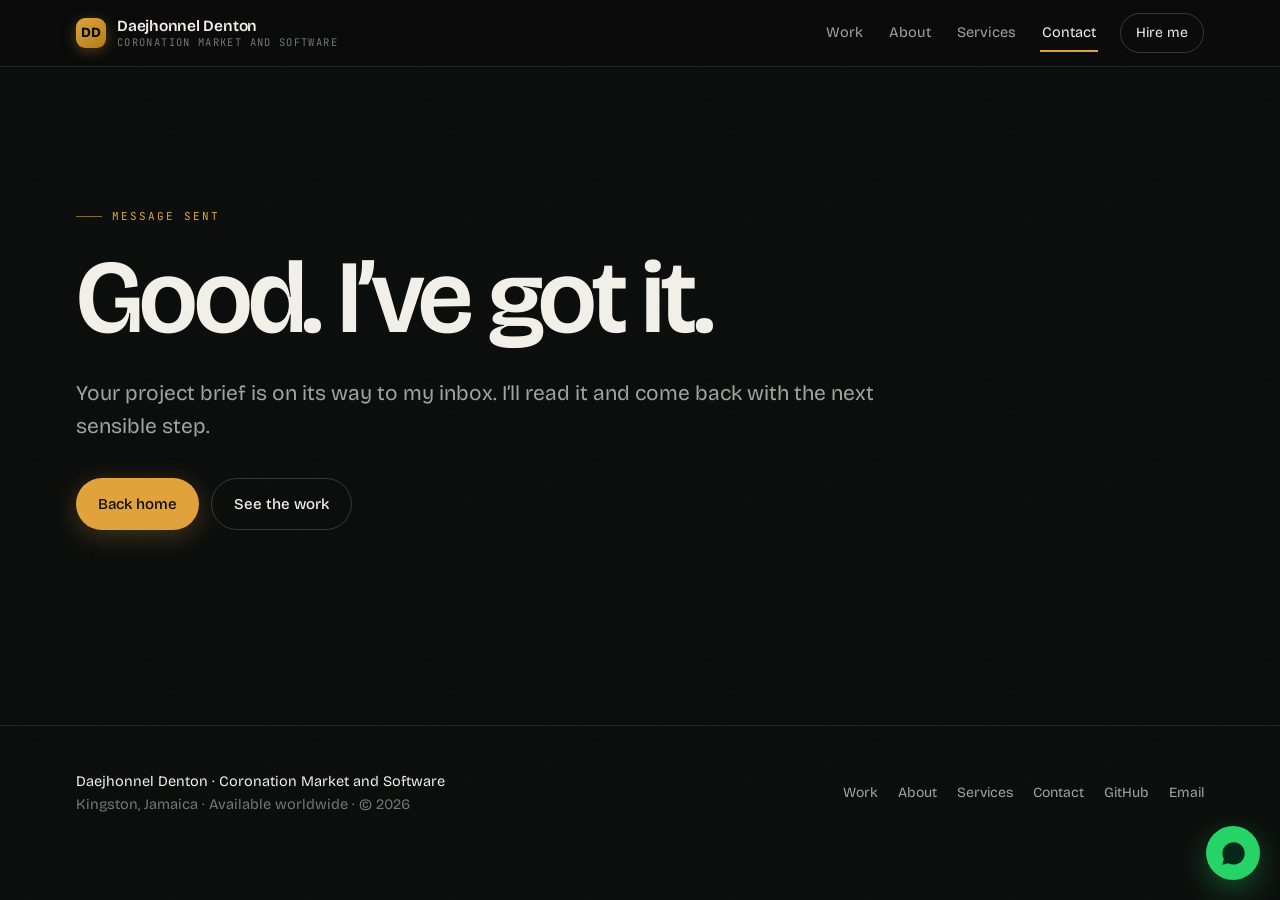
<file: thanks.html>
<!doctype html>
<html lang="en">
<head>
<meta charset="utf-8">
<meta name="viewport" content="width=device-width, initial-scale=1">
<title>Thanks — Daejhonnel Denton</title>
<meta name="description" content="Thanks for getting in touch with Daejhonnel Denton.">
<meta name="author" content="Daejhonnel Denton">
<meta name="theme-color" content="#0A0C0B">
<meta property="og:type" content="website">
<meta property="og:title" content="Thanks — Daejhonnel Denton">
<meta property="og:description" content="Thanks for getting in touch with Daejhonnel Denton.">
<meta property="og:image" content="https://daejhonneldenton.store/assets/portrait.jpg">
<meta name="twitter:card" content="summary_large_image">
<link rel="icon" href="assets/favicon.svg" type="image/svg+xml">
<link rel="preconnect" href="https://fonts.googleapis.com">
<link rel="preconnect" href="https://fonts.gstatic.com" crossorigin>
<link rel="stylesheet" href="assets/site.css">
</head>
<body>
<nav class="nav">
  <div class="wrap">
    <a class="brand" href="index.html">
      <span class="mark">DD</span>
      <span class="stack"><b>Daejhonnel Denton</b><span>Coronation Market and Software</span></span>
    </a>
    <div class="navlinks">
      <a class="link" href="work.html">Work</a>
      <a class="link" href="about.html">About</a>
      <a class="link" href="services.html">Services</a>
      <a class="link on" href="contact.html">Contact</a>
      <a class="cta" href="https://wa.me/8764396051" target="_blank" rel="noopener">Hire me</a>
    </div>
  </div>
</nav>


<section class="hero thanks"><div class="wrap">
  <p class="eyebrow">Message sent</p>
  <h1>Good. I’ve got it.</h1>
  <p class="lead">Your project brief is on its way to my inbox. I’ll read it and come back with the next sensible step.</p>
  <div class="herobtns"><a class="btn btn-p" href="index.html">Back home</a><a class="btn btn-g" href="work.html">See the work</a></div>
</div></section>

<footer>
  <div class="wrap fgrid">
    <div>
      <div class="small" style="color:var(--paper)">Daejhonnel Denton &middot; Coronation Market and Software</div>
      <div class="small">Kingston, Jamaica &middot; Available worldwide &middot; &copy; <span data-year></span></div>
    </div>
    <div class="flinks">
      <a href="work.html">Work</a>
      <a href="about.html">About</a>
      <a href="services.html">Services</a>
      <a href="contact.html">Contact</a>
      <a href="https://github.com/7haTSheep" target="_blank" rel="noopener">GitHub</a>
      <a href="mailto:kymanidenton7@gmail.com">Email</a>
    </div>
  </div>
</footer>
<a class="wa" href="https://wa.me/8764396051" target="_blank" rel="noopener" aria-label="Message me on WhatsApp"><svg viewBox="0 0 24 24" fill="currentColor" aria-hidden="true"><path d="M17.47 14.38c-.3-.15-1.75-.86-2.02-.96-.27-.1-.47-.15-.67.15-.2.3-.77.96-.94 1.16-.17.2-.35.22-.65.07-.3-.15-1.25-.46-2.38-1.47-.88-.78-1.47-1.75-1.64-2.05-.17-.3-.02-.46.13-.61.13-.13.3-.35.45-.52.15-.17.2-.3.3-.5.1-.2.05-.37-.03-.52-.07-.15-.67-1.61-.92-2.2-.24-.58-.48-.5-.67-.51h-.57c-.2 0-.52.07-.79.37-.27.3-1.04 1.01-1.04 2.47s1.06 2.86 1.21 3.06c.15.2 2.1 3.2 5.08 4.49.71.3 1.26.49 1.69.63.71.22 1.36.19 1.87.12.57-.09 1.75-.72 2-1.41.25-.69.25-1.28.17-1.41-.07-.13-.27-.2-.57-.35zM12.04 2C6.58 2 2.13 6.45 2.13 11.91c0 1.75.46 3.45 1.32 4.95L2 22l5.28-1.38a9.86 9.86 0 0 0 4.76 1.21h.01c5.46 0 9.91-4.45 9.91-9.91 0-2.65-1.03-5.14-2.9-7.01A9.82 9.82 0 0 0 12.04 2z"/></svg></a>
<script src="assets/site.js"></script>
</body>
</html>
</file>
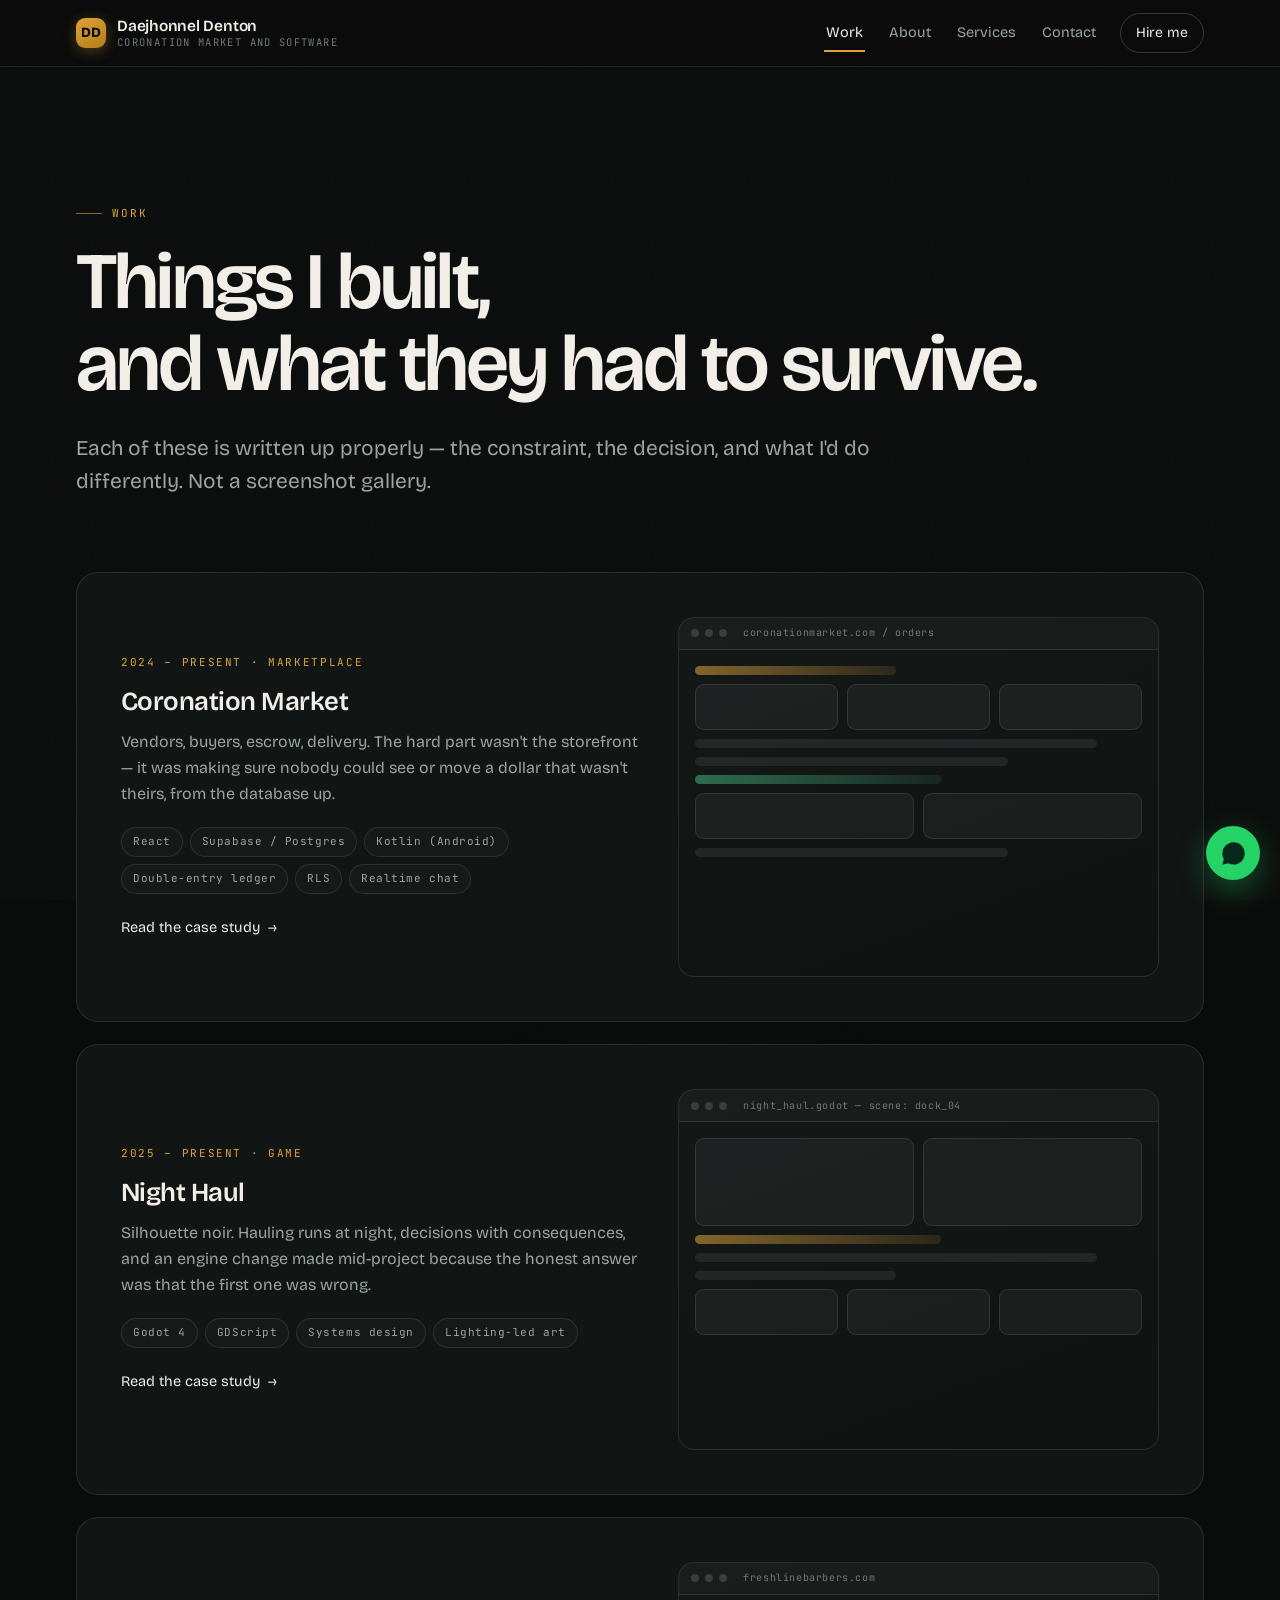
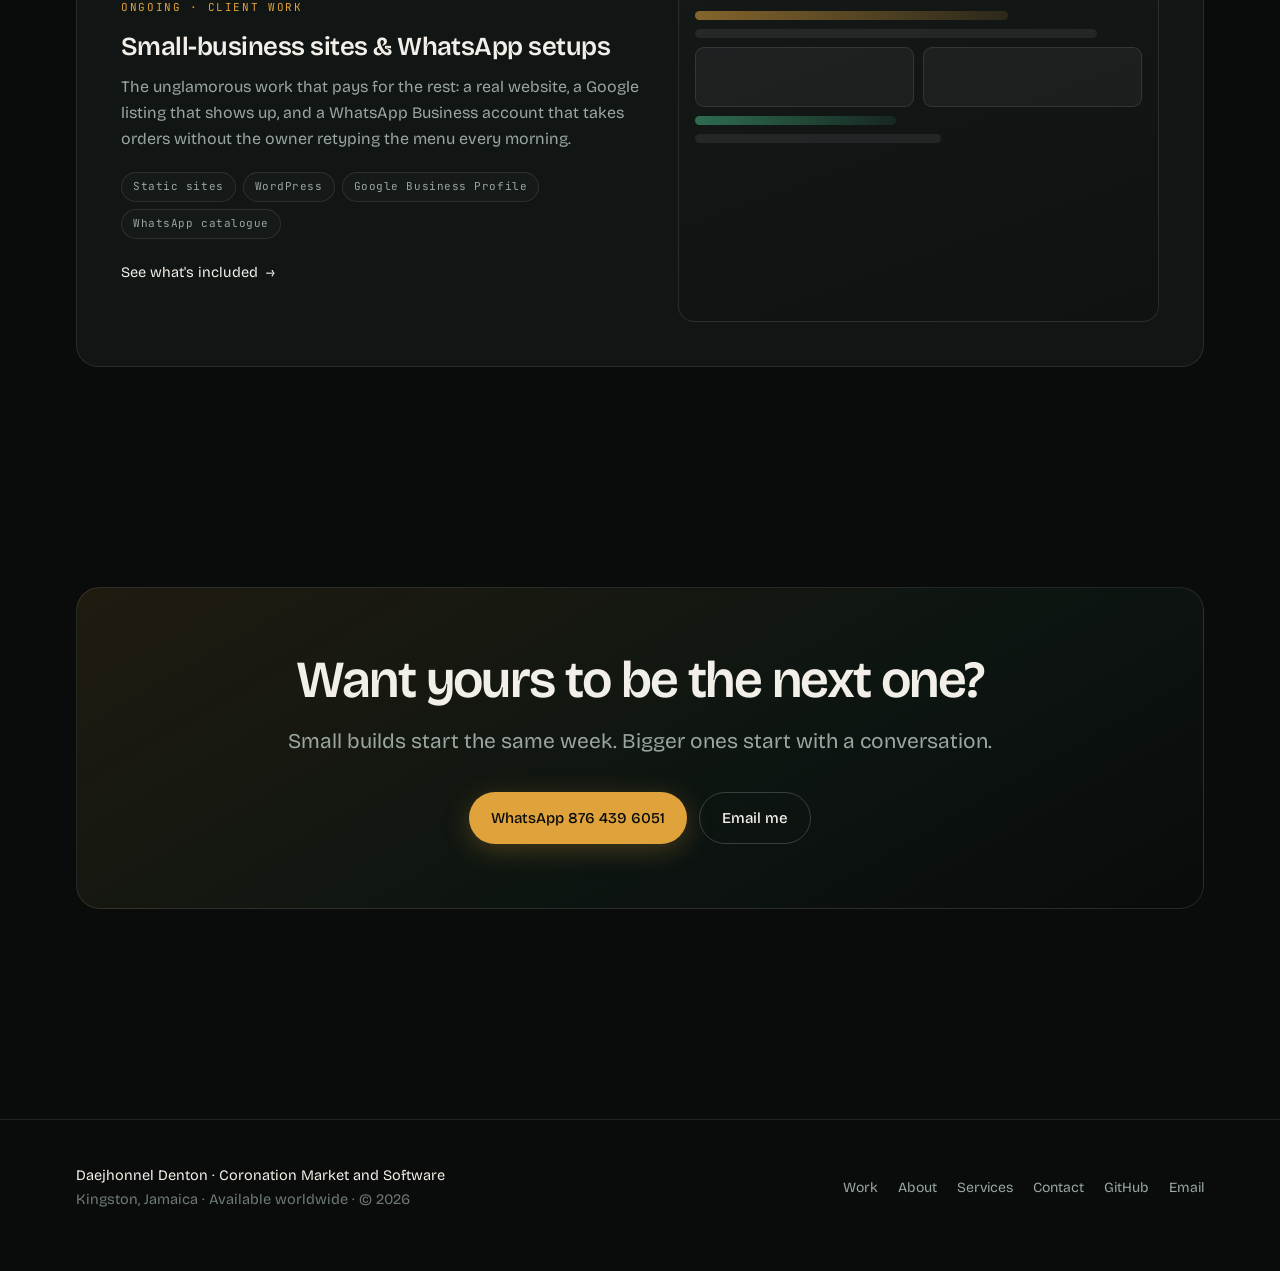
<file: work.html>
<!doctype html>
<html lang="en">
<head>
<meta charset="utf-8">
<meta name="viewport" content="width=device-width, initial-scale=1">
<title>Work — Daejhonnel Denton</title>
<meta name="description" content="Case studies: Coronation Market, Night Haul, and small-business sites built in Kingston.">
<meta name="author" content="Daejhonnel Denton">
<meta name="theme-color" content="#0A0C0B">
<meta property="og:type" content="website">
<meta property="og:title" content="Work — Daejhonnel Denton">
<meta property="og:description" content="Case studies: Coronation Market, Night Haul, and small-business sites built in Kingston.">
<meta property="og:image" content="https://daejhonneldenton.store/assets/portrait.jpg">
<meta name="twitter:card" content="summary_large_image">
<link rel="icon" href="assets/favicon.svg" type="image/svg+xml">
<link rel="preconnect" href="https://fonts.googleapis.com">
<link rel="preconnect" href="https://fonts.gstatic.com" crossorigin>
<link rel="stylesheet" href="assets/site.css">
</head>
<body>
<nav class="nav">
  <div class="wrap">
    <a class="brand" href="index.html">
      <span class="mark">DD</span>
      <span class="stack"><b>Daejhonnel Denton</b><span>Coronation Market and Software</span></span>
    </a>
    <div class="navlinks">
      <a class="link on" href="work.html">Work</a>
      <a class="link" href="about.html">About</a>
      <a class="link" href="services.html">Services</a>
      <a class="link" href="contact.html">Contact</a>
      <a class="cta" href="https://wa.me/8764396051" target="_blank" rel="noopener">Hire me</a>
    </div>
  </div>
</nav>


<section class="hero" style="padding-bottom:clamp(30px,5vw,50px)"><div class="wrap">
  <p class="eyebrow">Work</p>
  <h1 style="font-size:clamp(40px,7vw,80px)">Things I built,<br>and what they had to survive.</h1>
  <p class="lead" style="margin-top:24px">Each of these is written up properly &mdash; the constraint, the decision, and what I'd do differently. Not a screenshot gallery.</p>
</div></section>

<section class="sec" style="padding-top:0"><div class="wrap">
  <div class="cards">
    <a class="card rv" href="work/coronation-market.html">
      <div class="glow"></div>
      <div class="card-in">
        <div>
          <div class="kicker">2024 &ndash; present &middot; Marketplace</div>
          <h3>Coronation Market</h3>
          <p>Vendors, buyers, escrow, delivery. The hard part wasn't the storefront &mdash; it was making sure nobody could see or move a dollar that wasn't theirs, from the database up.</p>
          <div class="chips"><span class="chip">React</span><span class="chip">Supabase / Postgres</span><span class="chip">Kotlin (Android)</span><span class="chip">Double-entry ledger</span><span class="chip">RLS</span><span class="chip">Realtime chat</span></div>
          <span class="more">Read the case study <span class="arw">&rarr;</span></span>
        </div>
        <div class="mock">
  <div class="bar"><i></i><i></i><i></i><em>coronationmarket.com / orders</em></div>
  <div class="body">
    <div class="sk gold w45"></div>
    <div class="mrow"><div class="mbox"></div><div class="mbox"></div><div class="mbox"></div></div>
    <div class="sk w90"></div><div class="sk w70"></div>
    <div class="sk go w55"></div>
    <div class="mrow"><div class="mbox"></div><div class="mbox"></div></div>
    <div class="sk w70"></div>
  </div>
</div>
      </div>
    </a>
    <a class="card rv" href="work/night-haul.html">
      <div class="glow"></div>
      <div class="card-in">
        <div>
          <div class="kicker">2025 &ndash; present &middot; Game</div>
          <h3>Night Haul</h3>
          <p>Silhouette noir. Hauling runs at night, decisions with consequences, and an engine change made mid-project because the honest answer was that the first one was wrong.</p>
          <div class="chips"><span class="chip">Godot 4</span><span class="chip">GDScript</span><span class="chip">Systems design</span><span class="chip">Lighting-led art</span></div>
          <span class="more">Read the case study <span class="arw">&rarr;</span></span>
        </div>
        <div class="mock">
  <div class="bar"><i></i><i></i><i></i><em>night_haul.godot &mdash; scene: dock_04</em></div>
  <div class="body">
    <div class="mrow"><div class="mbox" style="height:88px"></div><div class="mbox" style="height:88px"></div></div>
    <div class="sk gold w55"></div>
    <div class="sk w90"></div><div class="sk w45"></div>
    <div class="mrow"><div class="mbox"></div><div class="mbox"></div><div class="mbox"></div></div>
  </div>
</div>
      </div>
    </a>
    <a class="card rv" href="work/small-business-sites.html">
      <div class="glow"></div>
      <div class="card-in">
        <div>
          <div class="kicker">Ongoing &middot; Client work</div>
          <h3>Small-business sites &amp; WhatsApp setups</h3>
          <p>The unglamorous work that pays for the rest: a real website, a Google listing that shows up, and a WhatsApp Business account that takes orders without the owner retyping the menu every morning.</p>
          <div class="chips"><span class="chip">Static sites</span><span class="chip">WordPress</span><span class="chip">Google Business Profile</span><span class="chip">WhatsApp catalogue</span></div>
          <span class="more">See what's included <span class="arw">&rarr;</span></span>
        </div>
        <div class="mock">
  <div class="bar"><i></i><i></i><i></i><em>freshlinebarbers.com</em></div>
  <div class="body">
    <div class="sk gold w70"></div>
    <div class="sk w90"></div>
    <div class="mrow"><div class="mbox" style="height:60px"></div><div class="mbox" style="height:60px"></div></div>
    <div class="sk go w45"></div>
    <div class="sk w55"></div>
  </div>
</div>
      </div>
    </a>
  </div>
</div></section>

<section class="sec"><div class="wrap"><div class="band rv">
  <h2>Want yours to be the next one?</h2>
  <p class="lead">Small builds start the same week. Bigger ones start with a conversation.</p>
  <div class="herobtns">
    <a class="btn btn-p" href="https://wa.me/8764396051" target="_blank" rel="noopener">WhatsApp 876 439 6051</a>
    <a class="btn btn-g" href="mailto:kymanidenton7@gmail.com">Email me</a>
  </div>
</div></div></section>

<footer>
  <div class="wrap fgrid">
    <div>
      <div class="small" style="color:var(--paper)">Daejhonnel Denton &middot; Coronation Market and Software</div>
      <div class="small">Kingston, Jamaica &middot; Available worldwide &middot; &copy; <span data-year></span></div>
    </div>
    <div class="flinks">
      <a href="work.html">Work</a>
      <a href="about.html">About</a>
      <a href="services.html">Services</a>
      <a href="contact.html">Contact</a>
      <a href="https://github.com/7haTSheep" target="_blank" rel="noopener">GitHub</a>
      <a href="mailto:kymanidenton7@gmail.com">Email</a>
    </div>
  </div>
</footer>
<a class="wa" href="https://wa.me/8764396051" target="_blank" rel="noopener" aria-label="Message me on WhatsApp"><svg viewBox="0 0 24 24" fill="currentColor" aria-hidden="true"><path d="M17.47 14.38c-.3-.15-1.75-.86-2.02-.96-.27-.1-.47-.15-.67.15-.2.3-.77.96-.94 1.16-.17.2-.35.22-.65.07-.3-.15-1.25-.46-2.38-1.47-.88-.78-1.47-1.75-1.64-2.05-.17-.3-.02-.46.13-.61.13-.13.3-.35.45-.52.15-.17.2-.3.3-.5.1-.2.05-.37-.03-.52-.07-.15-.67-1.61-.92-2.2-.24-.58-.48-.5-.67-.51h-.57c-.2 0-.52.07-.79.37-.27.3-1.04 1.01-1.04 2.47s1.06 2.86 1.21 3.06c.15.2 2.1 3.2 5.08 4.49.71.3 1.26.49 1.69.63.71.22 1.36.19 1.87.12.57-.09 1.75-.72 2-1.41.25-.69.25-1.28.17-1.41-.07-.13-.27-.2-.57-.35zM12.04 2C6.58 2 2.13 6.45 2.13 11.91c0 1.75.46 3.45 1.32 4.95L2 22l5.28-1.38a9.86 9.86 0 0 0 4.76 1.21h.01c5.46 0 9.91-4.45 9.91-9.91 0-2.65-1.03-5.14-2.9-7.01A9.82 9.82 0 0 0 12.04 2z"/></svg></a>
<script src="assets/site.js"></script>
</body>
</html>
</file>
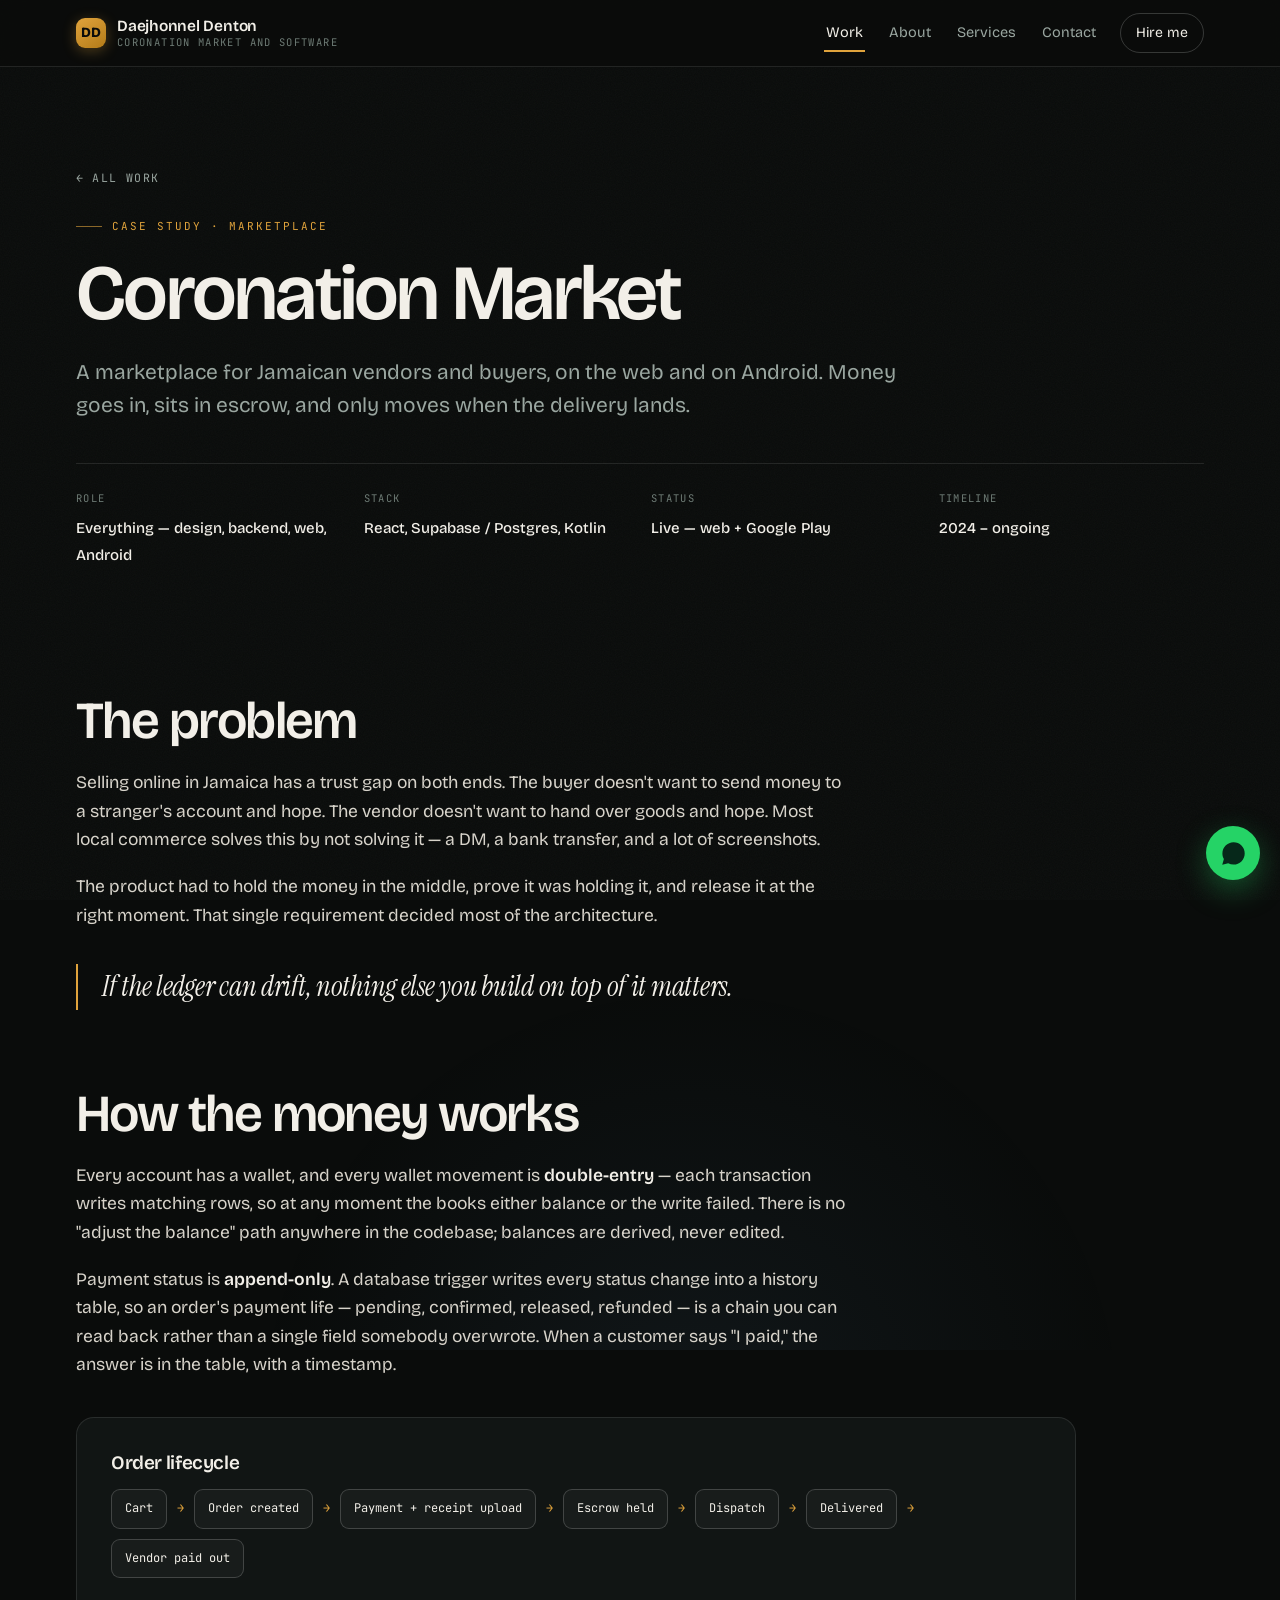
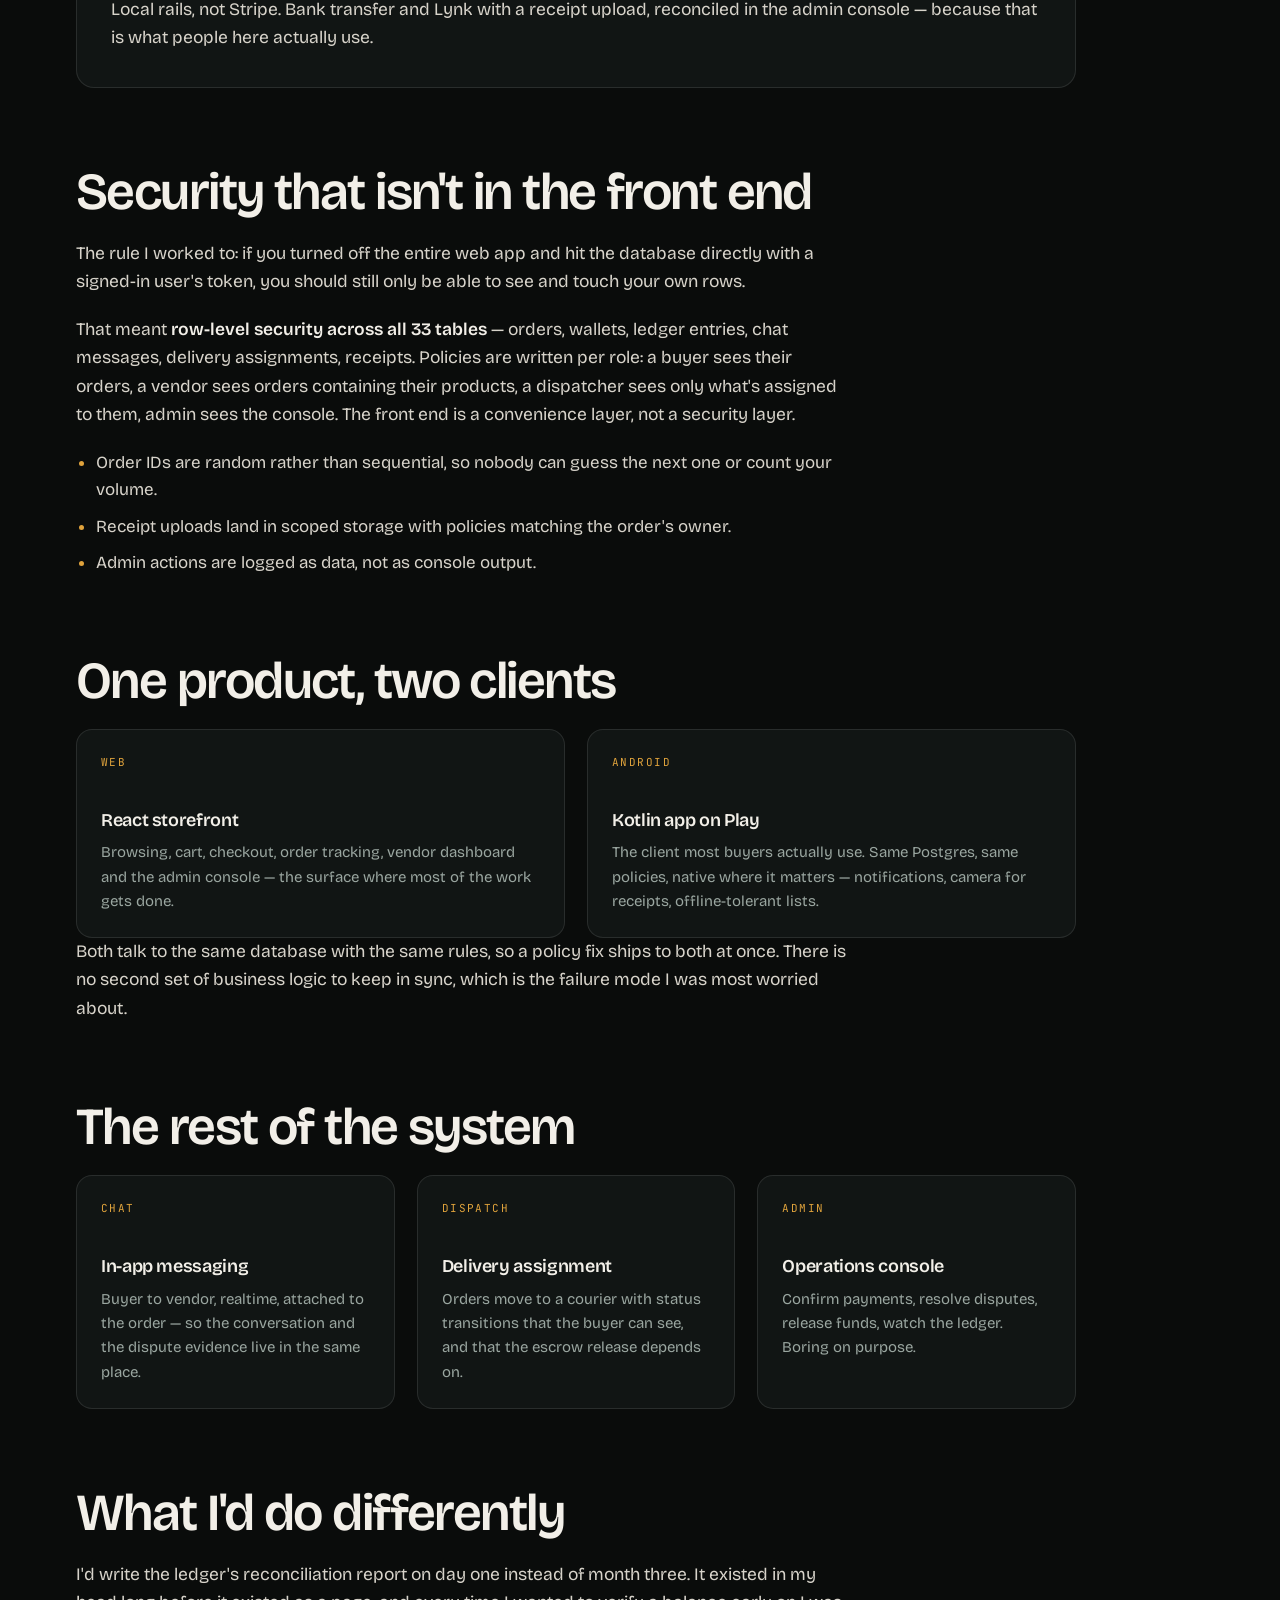
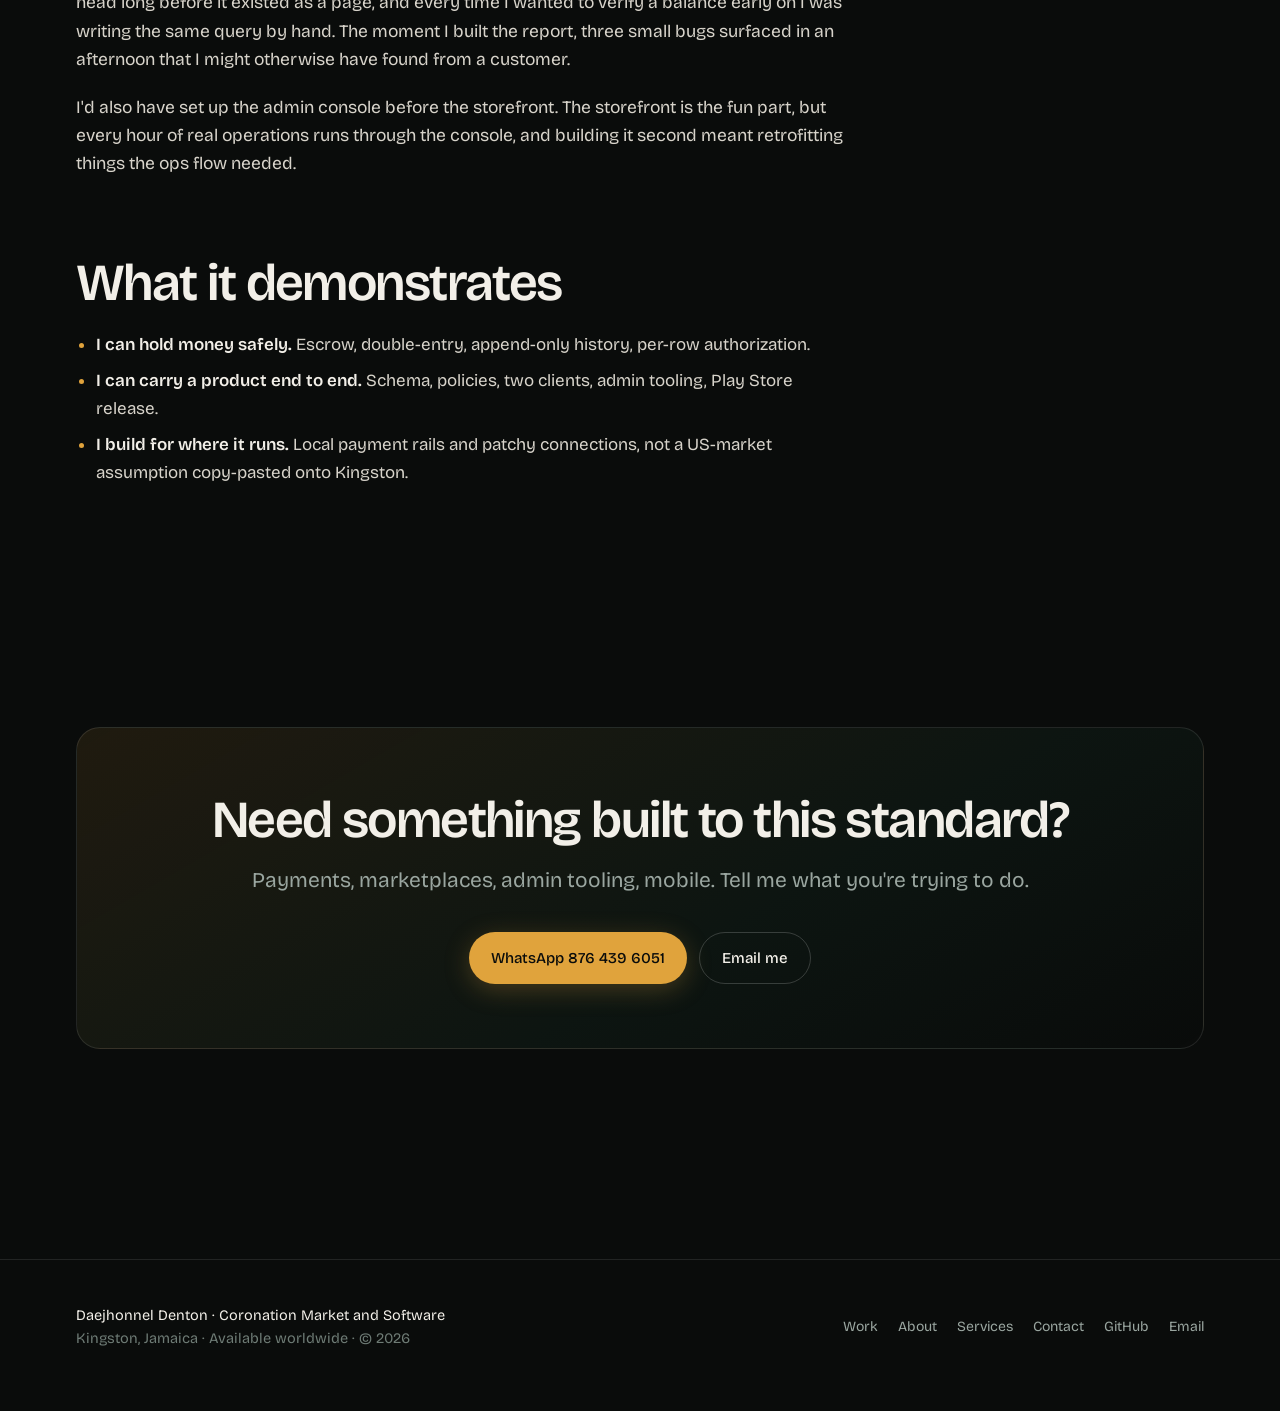
<file: work/coronation-market.html>
<!doctype html>
<html lang="en">
<head>
<meta charset="utf-8">
<meta name="viewport" content="width=device-width, initial-scale=1">
<title>Coronation Market — case study — Daejhonnel Denton</title>
<meta name="description" content="How I built a two-sided marketplace with escrow wallets, a double-entry ledger and row-level security across 33 Postgres tables.">
<meta name="author" content="Daejhonnel Denton">
<meta name="theme-color" content="#0A0C0B">
<meta property="og:type" content="website">
<meta property="og:title" content="Coronation Market — case study — Daejhonnel Denton">
<meta property="og:description" content="How I built a two-sided marketplace with escrow wallets, a double-entry ledger and row-level security across 33 Postgres tables.">
<meta property="og:image" content="https://daejhonneldenton.store/assets/portrait.jpg">
<meta name="twitter:card" content="summary_large_image">
<link rel="icon" href="../assets/favicon.svg" type="image/svg+xml">
<link rel="preconnect" href="https://fonts.googleapis.com">
<link rel="preconnect" href="https://fonts.gstatic.com" crossorigin>
<link rel="stylesheet" href="../assets/site.css">
</head>
<body>
<nav class="nav">
  <div class="wrap">
    <a class="brand" href="../index.html">
      <span class="mark">DD</span>
      <span class="stack"><b>Daejhonnel Denton</b><span>Coronation Market and Software</span></span>
    </a>
    <div class="navlinks">
      <a class="link on" href="../work.html">Work</a>
      <a class="link" href="../about.html">About</a>
      <a class="link" href="../services.html">Services</a>
      <a class="link" href="../contact.html">Contact</a>
      <a class="cta" href="https://wa.me/8764396051" target="_blank" rel="noopener">Hire me</a>
    </div>
  </div>
</nav>


<section class="case-hero"><div class="wrap">
  <a class="back" href="../work.html"><span aria-hidden="true">&larr;</span> All work</a>
  <p class="eyebrow">Case study &middot; Marketplace</p>
  <h1 style="font-size:clamp(40px,7vw,78px)">Coronation Market</h1>
  <p class="lead" style="margin-top:22px">A marketplace for Jamaican vendors and buyers, on the web and on Android. Money goes in, sits in escrow, and only moves when the delivery lands.</p>
  <div class="meta">
    <div><span>Role</span><b>Everything &mdash; design, backend, web, Android</b></div>
    <div><span>Stack</span><b>React, Supabase / Postgres, Kotlin</b></div>
    <div><span>Status</span><b>Live &mdash; web + Google Play</b></div>
    <div><span>Timeline</span><b>2024 &ndash; ongoing</b></div>
  </div>
</div></section>

<section class="sec" style="padding-top:clamp(40px,6vw,70px)"><div class="wrap"><div class="prose">

<h2 style="margin-top:0">The problem</h2>
<p>Selling online in Jamaica has a trust gap on both ends. The buyer doesn't want to send money to a stranger's account and hope. The vendor doesn't want to hand over goods and hope. Most local commerce solves this by not solving it &mdash; a DM, a bank transfer, and a lot of screenshots.</p>
<p>The product had to hold the money in the middle, prove it was holding it, and release it at the right moment. That single requirement decided most of the architecture.</p>

<div class="pull">If the ledger can drift, nothing else you build on top of it matters.</div>

<h2>How the money works</h2>
<p>Every account has a wallet, and every wallet movement is <strong>double-entry</strong> &mdash; each transaction writes matching rows, so at any moment the books either balance or the write failed. There is no "adjust the balance" path anywhere in the codebase; balances are derived, never edited.</p>
<p>Payment status is <strong>append-only</strong>. A database trigger writes every status change into a history table, so an order's payment life &mdash; pending, confirmed, released, refunded &mdash; is a chain you can read back rather than a single field somebody overwrote. When a customer says "I paid," the answer is in the table, with a timestamp.</p>

<div class="panel">
  <h3>Order lifecycle</h3>
  <div class="flow">
    <span class="node">Cart</span><span class="ar">&rarr;</span>
    <span class="node">Order created</span><span class="ar">&rarr;</span>
    <span class="node">Payment + receipt upload</span><span class="ar">&rarr;</span>
    <span class="node">Escrow held</span><span class="ar">&rarr;</span>
    <span class="node">Dispatch</span><span class="ar">&rarr;</span>
    <span class="node">Delivered</span><span class="ar">&rarr;</span>
    <span class="node">Vendor paid out</span>
  </div>
  <p class="small dim" style="margin:18px 0 0">Local rails, not Stripe. Bank transfer and Lynk with a receipt upload, reconciled in the admin console &mdash; because that is what people here actually use.</p>
</div>

<h2>Security that isn't in the front end</h2>
<p>The rule I worked to: if you turned off the entire web app and hit the database directly with a signed-in user's token, you should still only be able to see and touch your own rows.</p>
<p>That meant <strong>row-level security across all 33 tables</strong> &mdash; orders, wallets, ledger entries, chat messages, delivery assignments, receipts. Policies are written per role: a buyer sees their orders, a vendor sees orders containing their products, a dispatcher sees only what's assigned to them, admin sees the console. The front end is a convenience layer, not a security layer.</p>
<ul>
  <li>Order IDs are random rather than sequential, so nobody can guess the next one or count your volume.</li>
  <li>Receipt uploads land in scoped storage with policies matching the order's owner.</li>
  <li>Admin actions are logged as data, not as console output.</li>
</ul>

<h2>One product, two clients</h2>
<div class="grid2">
  <div class="tile"><div class="ic">Web</div><h3>React storefront</h3><p>Browsing, cart, checkout, order tracking, vendor dashboard and the admin console &mdash; the surface where most of the work gets done.</p></div>
  <div class="tile"><div class="ic">Android</div><h3>Kotlin app on Play</h3><p>The client most buyers actually use. Same Postgres, same policies, native where it matters &mdash; notifications, camera for receipts, offline-tolerant lists.</p></div>
</div>
<p>Both talk to the same database with the same rules, so a policy fix ships to both at once. There is no second set of business logic to keep in sync, which is the failure mode I was most worried about.</p>

<h2>The rest of the system</h2>
<div class="grid3">
  <div class="tile"><div class="ic">Chat</div><h3>In-app messaging</h3><p>Buyer to vendor, realtime, attached to the order &mdash; so the conversation and the dispute evidence live in the same place.</p></div>
  <div class="tile"><div class="ic">Dispatch</div><h3>Delivery assignment</h3><p>Orders move to a courier with status transitions that the buyer can see, and that the escrow release depends on.</p></div>
  <div class="tile"><div class="ic">Admin</div><h3>Operations console</h3><p>Confirm payments, resolve disputes, release funds, watch the ledger. Boring on purpose.</p></div>
</div>

<h2>What I'd do differently</h2>
<p>I'd write the ledger's reconciliation report on day one instead of month three. It existed in my head long before it existed as a page, and every time I wanted to verify a balance early on I was writing the same query by hand. The moment I built the report, three small bugs surfaced in an afternoon that I might otherwise have found from a customer.</p>
<p>I'd also have set up the admin console before the storefront. The storefront is the fun part, but every hour of real operations runs through the console, and building it second meant retrofitting things the ops flow needed.</p>

<h2>What it demonstrates</h2>
<ul>
  <li><strong>I can hold money safely.</strong> Escrow, double-entry, append-only history, per-row authorization.</li>
  <li><strong>I can carry a product end to end.</strong> Schema, policies, two clients, admin tooling, Play Store release.</li>
  <li><strong>I build for where it runs.</strong> Local payment rails and patchy connections, not a US-market assumption copy-pasted onto Kingston.</li>
</ul>

</div></div></section>

<section class="sec"><div class="wrap"><div class="band rv">
  <h2>Need something built to this standard?</h2>
  <p class="lead">Payments, marketplaces, admin tooling, mobile. Tell me what you're trying to do.</p>
  <div class="herobtns">
    <a class="btn btn-p" href="https://wa.me/8764396051" target="_blank" rel="noopener">WhatsApp 876 439 6051</a>
    <a class="btn btn-g" href="mailto:kymanidenton7@gmail.com">Email me</a>
  </div>
</div></div></section>

<footer>
  <div class="wrap fgrid">
    <div>
      <div class="small" style="color:var(--paper)">Daejhonnel Denton &middot; Coronation Market and Software</div>
      <div class="small">Kingston, Jamaica &middot; Available worldwide &middot; &copy; <span data-year></span></div>
    </div>
    <div class="flinks">
      <a href="../work.html">Work</a>
      <a href="../about.html">About</a>
      <a href="../services.html">Services</a>
      <a href="../contact.html">Contact</a>
      <a href="https://github.com/7haTSheep" target="_blank" rel="noopener">GitHub</a>
      <a href="mailto:kymanidenton7@gmail.com">Email</a>
    </div>
  </div>
</footer>
<a class="wa" href="https://wa.me/8764396051" target="_blank" rel="noopener" aria-label="Message me on WhatsApp"><svg viewBox="0 0 24 24" fill="currentColor" aria-hidden="true"><path d="M17.47 14.38c-.3-.15-1.75-.86-2.02-.96-.27-.1-.47-.15-.67.15-.2.3-.77.96-.94 1.16-.17.2-.35.22-.65.07-.3-.15-1.25-.46-2.38-1.47-.88-.78-1.47-1.75-1.64-2.05-.17-.3-.02-.46.13-.61.13-.13.3-.35.45-.52.15-.17.2-.3.3-.5.1-.2.05-.37-.03-.52-.07-.15-.67-1.61-.92-2.2-.24-.58-.48-.5-.67-.51h-.57c-.2 0-.52.07-.79.37-.27.3-1.04 1.01-1.04 2.47s1.06 2.86 1.21 3.06c.15.2 2.1 3.2 5.08 4.49.71.3 1.26.49 1.69.63.71.22 1.36.19 1.87.12.57-.09 1.75-.72 2-1.41.25-.69.25-1.28.17-1.41-.07-.13-.27-.2-.57-.35zM12.04 2C6.58 2 2.13 6.45 2.13 11.91c0 1.75.46 3.45 1.32 4.95L2 22l5.28-1.38a9.86 9.86 0 0 0 4.76 1.21h.01c5.46 0 9.91-4.45 9.91-9.91 0-2.65-1.03-5.14-2.9-7.01A9.82 9.82 0 0 0 12.04 2z"/></svg></a>
<script src="../assets/site.js"></script>
</body>
</html>
</file>
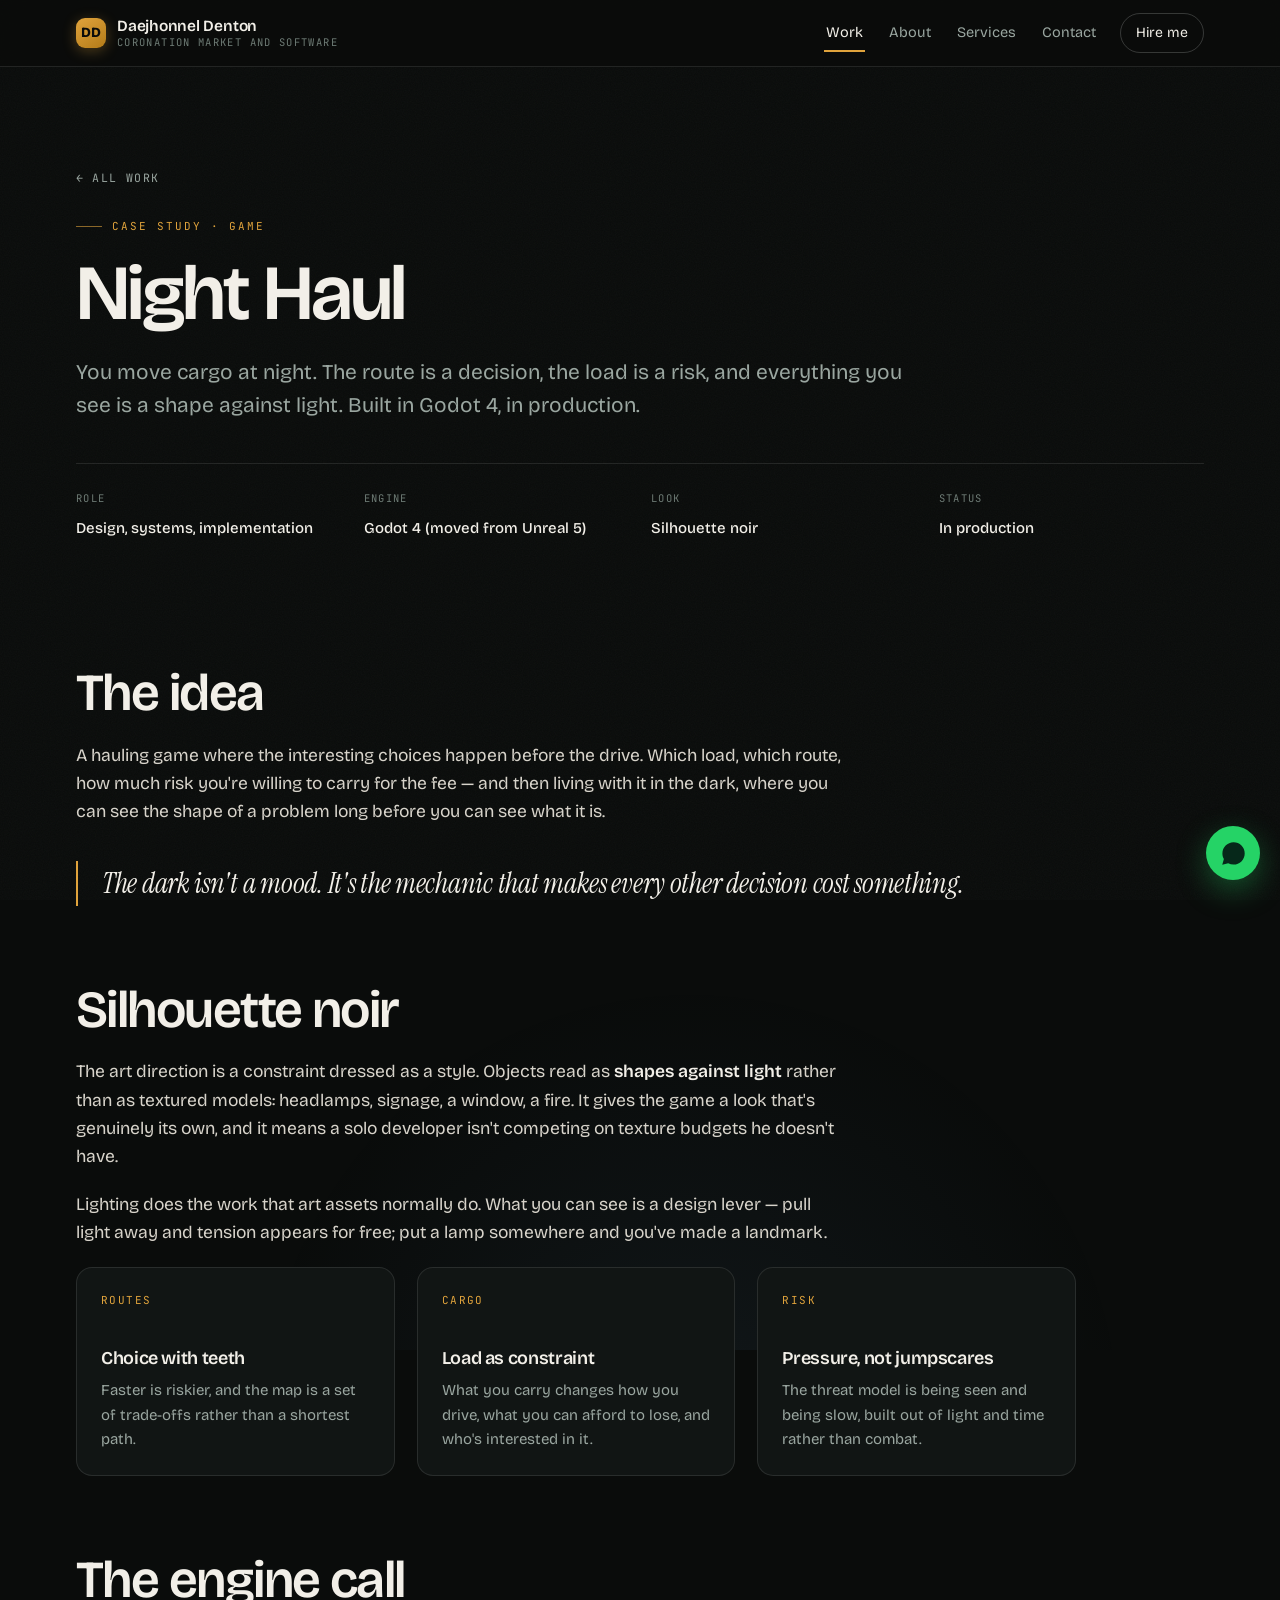
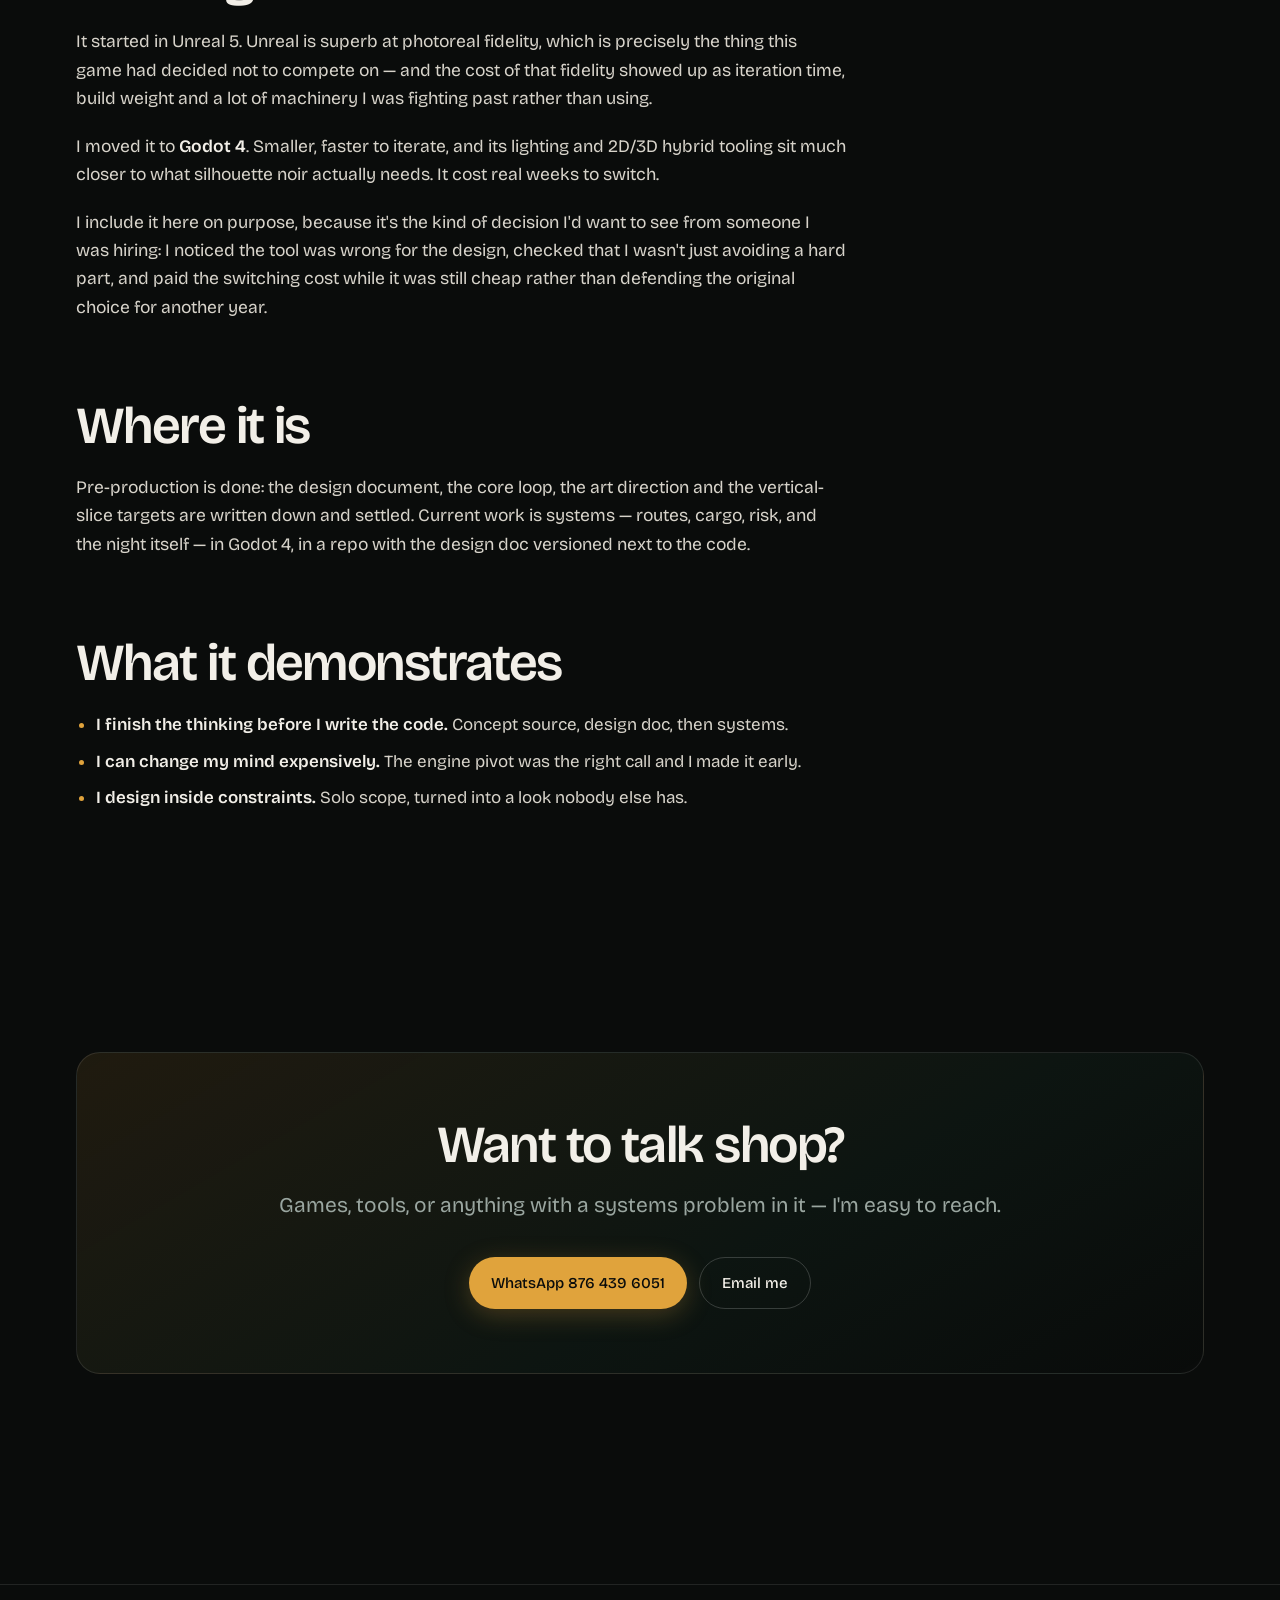
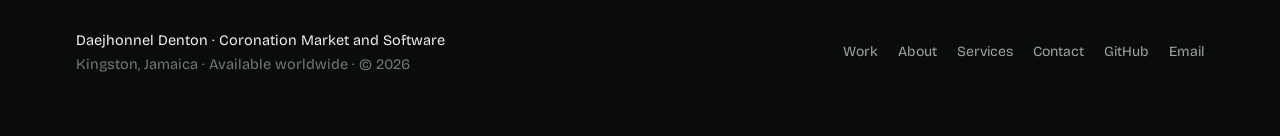
<file: work/night-haul.html>
<!doctype html>
<html lang="en">
<head>
<meta charset="utf-8">
<meta name="viewport" content="width=device-width, initial-scale=1">
<title>Night Haul — case study — Daejhonnel Denton</title>
<meta name="description" content="A silhouette-noir hauling game in Godot 4 — systems design, art direction, and why I moved engines mid-project.">
<meta name="author" content="Daejhonnel Denton">
<meta name="theme-color" content="#0A0C0B">
<meta property="og:type" content="website">
<meta property="og:title" content="Night Haul — case study — Daejhonnel Denton">
<meta property="og:description" content="A silhouette-noir hauling game in Godot 4 — systems design, art direction, and why I moved engines mid-project.">
<meta property="og:image" content="https://daejhonneldenton.store/assets/portrait.jpg">
<meta name="twitter:card" content="summary_large_image">
<link rel="icon" href="../assets/favicon.svg" type="image/svg+xml">
<link rel="preconnect" href="https://fonts.googleapis.com">
<link rel="preconnect" href="https://fonts.gstatic.com" crossorigin>
<link rel="stylesheet" href="../assets/site.css">
</head>
<body>
<nav class="nav">
  <div class="wrap">
    <a class="brand" href="../index.html">
      <span class="mark">DD</span>
      <span class="stack"><b>Daejhonnel Denton</b><span>Coronation Market and Software</span></span>
    </a>
    <div class="navlinks">
      <a class="link on" href="../work.html">Work</a>
      <a class="link" href="../about.html">About</a>
      <a class="link" href="../services.html">Services</a>
      <a class="link" href="../contact.html">Contact</a>
      <a class="cta" href="https://wa.me/8764396051" target="_blank" rel="noopener">Hire me</a>
    </div>
  </div>
</nav>


<section class="case-hero"><div class="wrap">
  <a class="back" href="../work.html"><span aria-hidden="true">&larr;</span> All work</a>
  <p class="eyebrow">Case study &middot; Game</p>
  <h1 style="font-size:clamp(40px,7vw,78px)">Night Haul</h1>
  <p class="lead" style="margin-top:22px">You move cargo at night. The route is a decision, the load is a risk, and everything you see is a shape against light. Built in Godot 4, in production.</p>
  <div class="meta">
    <div><span>Role</span><b>Design, systems, implementation</b></div>
    <div><span>Engine</span><b>Godot 4 (moved from Unreal 5)</b></div>
    <div><span>Look</span><b>Silhouette noir</b></div>
    <div><span>Status</span><b>In production</b></div>
  </div>
</div></section>

<section class="sec" style="padding-top:clamp(40px,6vw,70px)"><div class="wrap"><div class="prose">

<h2 style="margin-top:0">The idea</h2>
<p>A hauling game where the interesting choices happen before the drive. Which load, which route, how much risk you're willing to carry for the fee &mdash; and then living with it in the dark, where you can see the shape of a problem long before you can see what it is.</p>

<div class="pull">The dark isn't a mood. It's the mechanic that makes every other decision cost something.</div>

<h2>Silhouette noir</h2>
<p>The art direction is a constraint dressed as a style. Objects read as <strong>shapes against light</strong> rather than as textured models: headlamps, signage, a window, a fire. It gives the game a look that's genuinely its own, and it means a solo developer isn't competing on texture budgets he doesn't have.</p>
<p>Lighting does the work that art assets normally do. What you can see is a design lever &mdash; pull light away and tension appears for free; put a lamp somewhere and you've made a landmark.</p>

<div class="grid3">
  <div class="tile"><div class="ic">Routes</div><h3>Choice with teeth</h3><p>Faster is riskier, and the map is a set of trade-offs rather than a shortest path.</p></div>
  <div class="tile"><div class="ic">Cargo</div><h3>Load as constraint</h3><p>What you carry changes how you drive, what you can afford to lose, and who's interested in it.</p></div>
  <div class="tile"><div class="ic">Risk</div><h3>Pressure, not jumpscares</h3><p>The threat model is being seen and being slow, built out of light and time rather than combat.</p></div>
</div>

<h2>The engine call</h2>
<p>It started in Unreal 5. Unreal is superb at photoreal fidelity, which is precisely the thing this game had decided not to compete on &mdash; and the cost of that fidelity showed up as iteration time, build weight and a lot of machinery I was fighting past rather than using.</p>
<p>I moved it to <strong>Godot 4</strong>. Smaller, faster to iterate, and its lighting and 2D/3D hybrid tooling sit much closer to what silhouette noir actually needs. It cost real weeks to switch.</p>
<p>I include it here on purpose, because it's the kind of decision I'd want to see from someone I was hiring: I noticed the tool was wrong for the design, checked that I wasn't just avoiding a hard part, and paid the switching cost while it was still cheap rather than defending the original choice for another year.</p>

<h2>Where it is</h2>
<p>Pre-production is done: the design document, the core loop, the art direction and the vertical-slice targets are written down and settled. Current work is systems &mdash; routes, cargo, risk, and the night itself &mdash; in Godot 4, in a repo with the design doc versioned next to the code.</p>

<h2>What it demonstrates</h2>
<ul>
  <li><strong>I finish the thinking before I write the code.</strong> Concept source, design doc, then systems.</li>
  <li><strong>I can change my mind expensively.</strong> The engine pivot was the right call and I made it early.</li>
  <li><strong>I design inside constraints.</strong> Solo scope, turned into a look nobody else has.</li>
</ul>

</div></div></section>

<section class="sec"><div class="wrap"><div class="band rv">
  <h2>Want to talk shop?</h2>
  <p class="lead">Games, tools, or anything with a systems problem in it — I'm easy to reach.</p>
  <div class="herobtns">
    <a class="btn btn-p" href="https://wa.me/8764396051" target="_blank" rel="noopener">WhatsApp 876 439 6051</a>
    <a class="btn btn-g" href="mailto:kymanidenton7@gmail.com">Email me</a>
  </div>
</div></div></section>

<footer>
  <div class="wrap fgrid">
    <div>
      <div class="small" style="color:var(--paper)">Daejhonnel Denton &middot; Coronation Market and Software</div>
      <div class="small">Kingston, Jamaica &middot; Available worldwide &middot; &copy; <span data-year></span></div>
    </div>
    <div class="flinks">
      <a href="../work.html">Work</a>
      <a href="../about.html">About</a>
      <a href="../services.html">Services</a>
      <a href="../contact.html">Contact</a>
      <a href="https://github.com/7haTSheep" target="_blank" rel="noopener">GitHub</a>
      <a href="mailto:kymanidenton7@gmail.com">Email</a>
    </div>
  </div>
</footer>
<a class="wa" href="https://wa.me/8764396051" target="_blank" rel="noopener" aria-label="Message me on WhatsApp"><svg viewBox="0 0 24 24" fill="currentColor" aria-hidden="true"><path d="M17.47 14.38c-.3-.15-1.75-.86-2.02-.96-.27-.1-.47-.15-.67.15-.2.3-.77.96-.94 1.16-.17.2-.35.22-.65.07-.3-.15-1.25-.46-2.38-1.47-.88-.78-1.47-1.75-1.64-2.05-.17-.3-.02-.46.13-.61.13-.13.3-.35.45-.52.15-.17.2-.3.3-.5.1-.2.05-.37-.03-.52-.07-.15-.67-1.61-.92-2.2-.24-.58-.48-.5-.67-.51h-.57c-.2 0-.52.07-.79.37-.27.3-1.04 1.01-1.04 2.47s1.06 2.86 1.21 3.06c.15.2 2.1 3.2 5.08 4.49.71.3 1.26.49 1.69.63.71.22 1.36.19 1.87.12.57-.09 1.75-.72 2-1.41.25-.69.25-1.28.17-1.41-.07-.13-.27-.2-.57-.35zM12.04 2C6.58 2 2.13 6.45 2.13 11.91c0 1.75.46 3.45 1.32 4.95L2 22l5.28-1.38a9.86 9.86 0 0 0 4.76 1.21h.01c5.46 0 9.91-4.45 9.91-9.91 0-2.65-1.03-5.14-2.9-7.01A9.82 9.82 0 0 0 12.04 2z"/></svg></a>
<script src="../assets/site.js"></script>
</body>
</html>
</file>
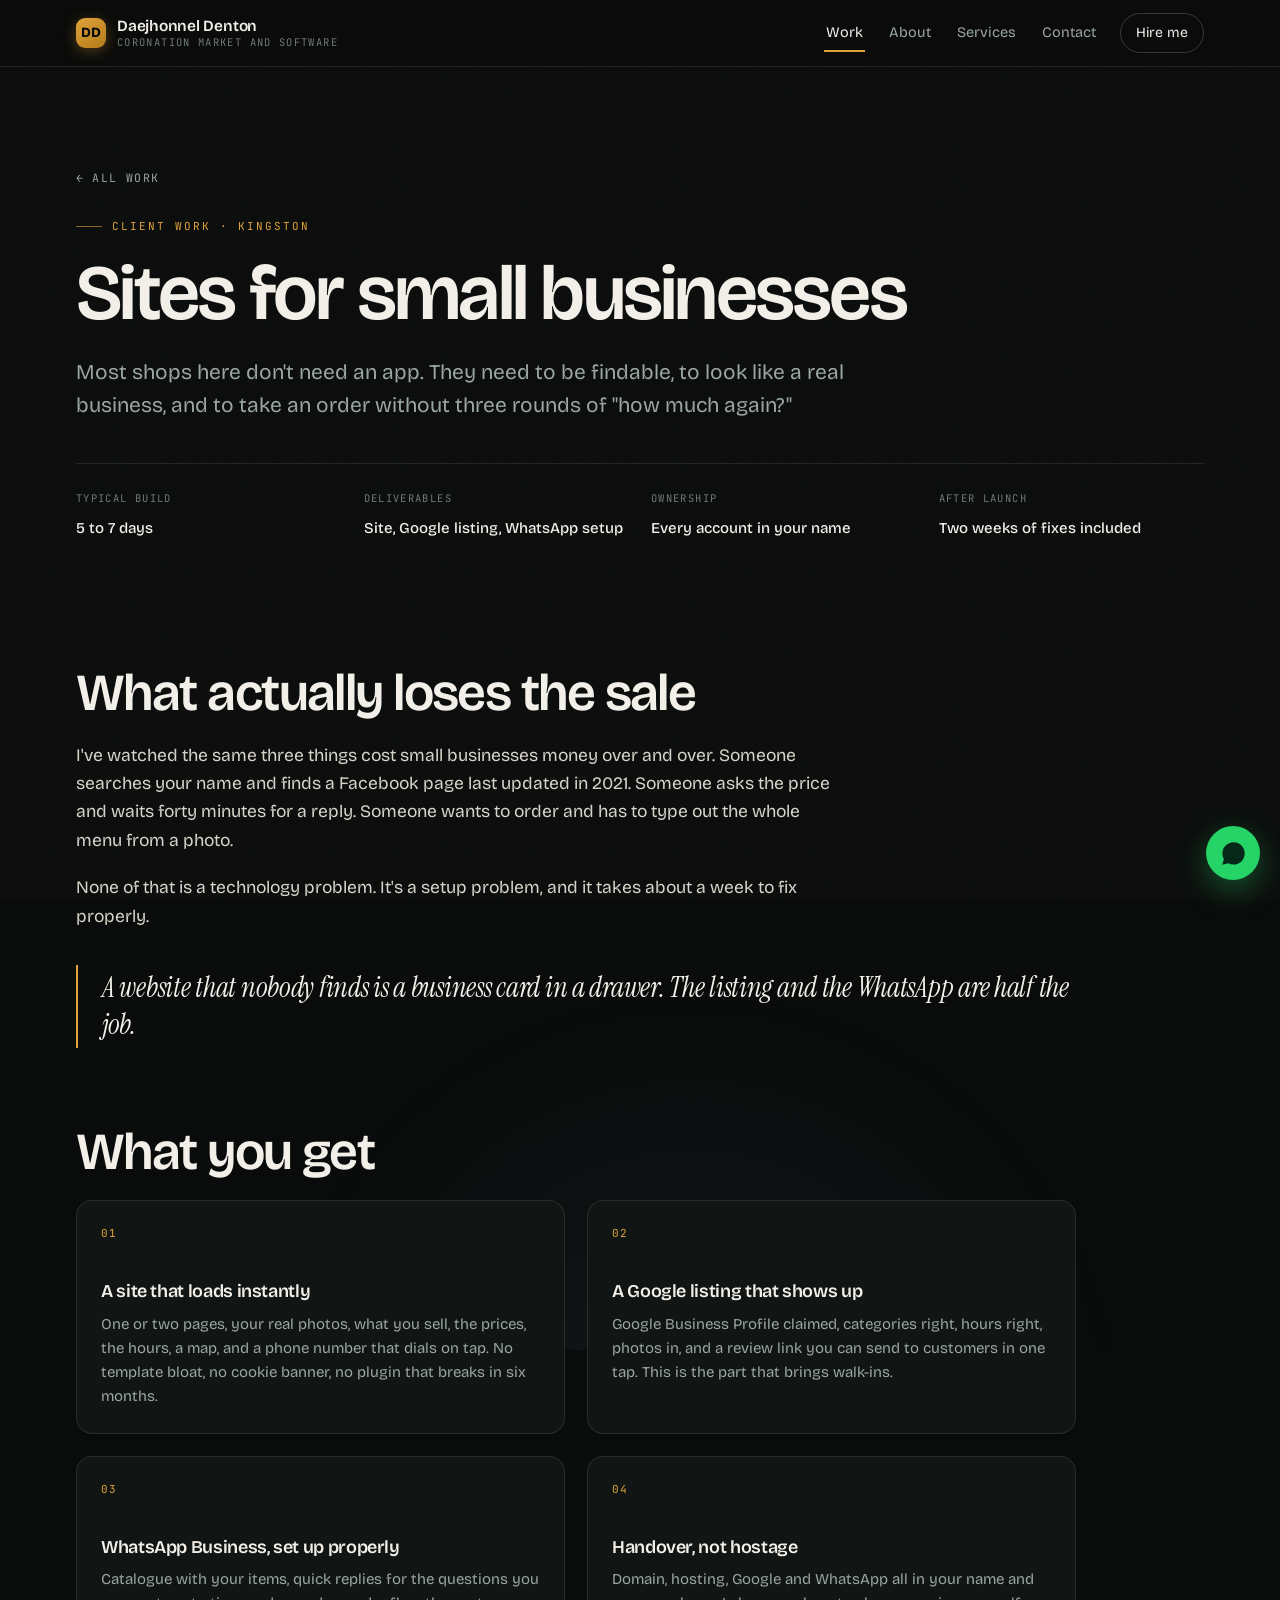
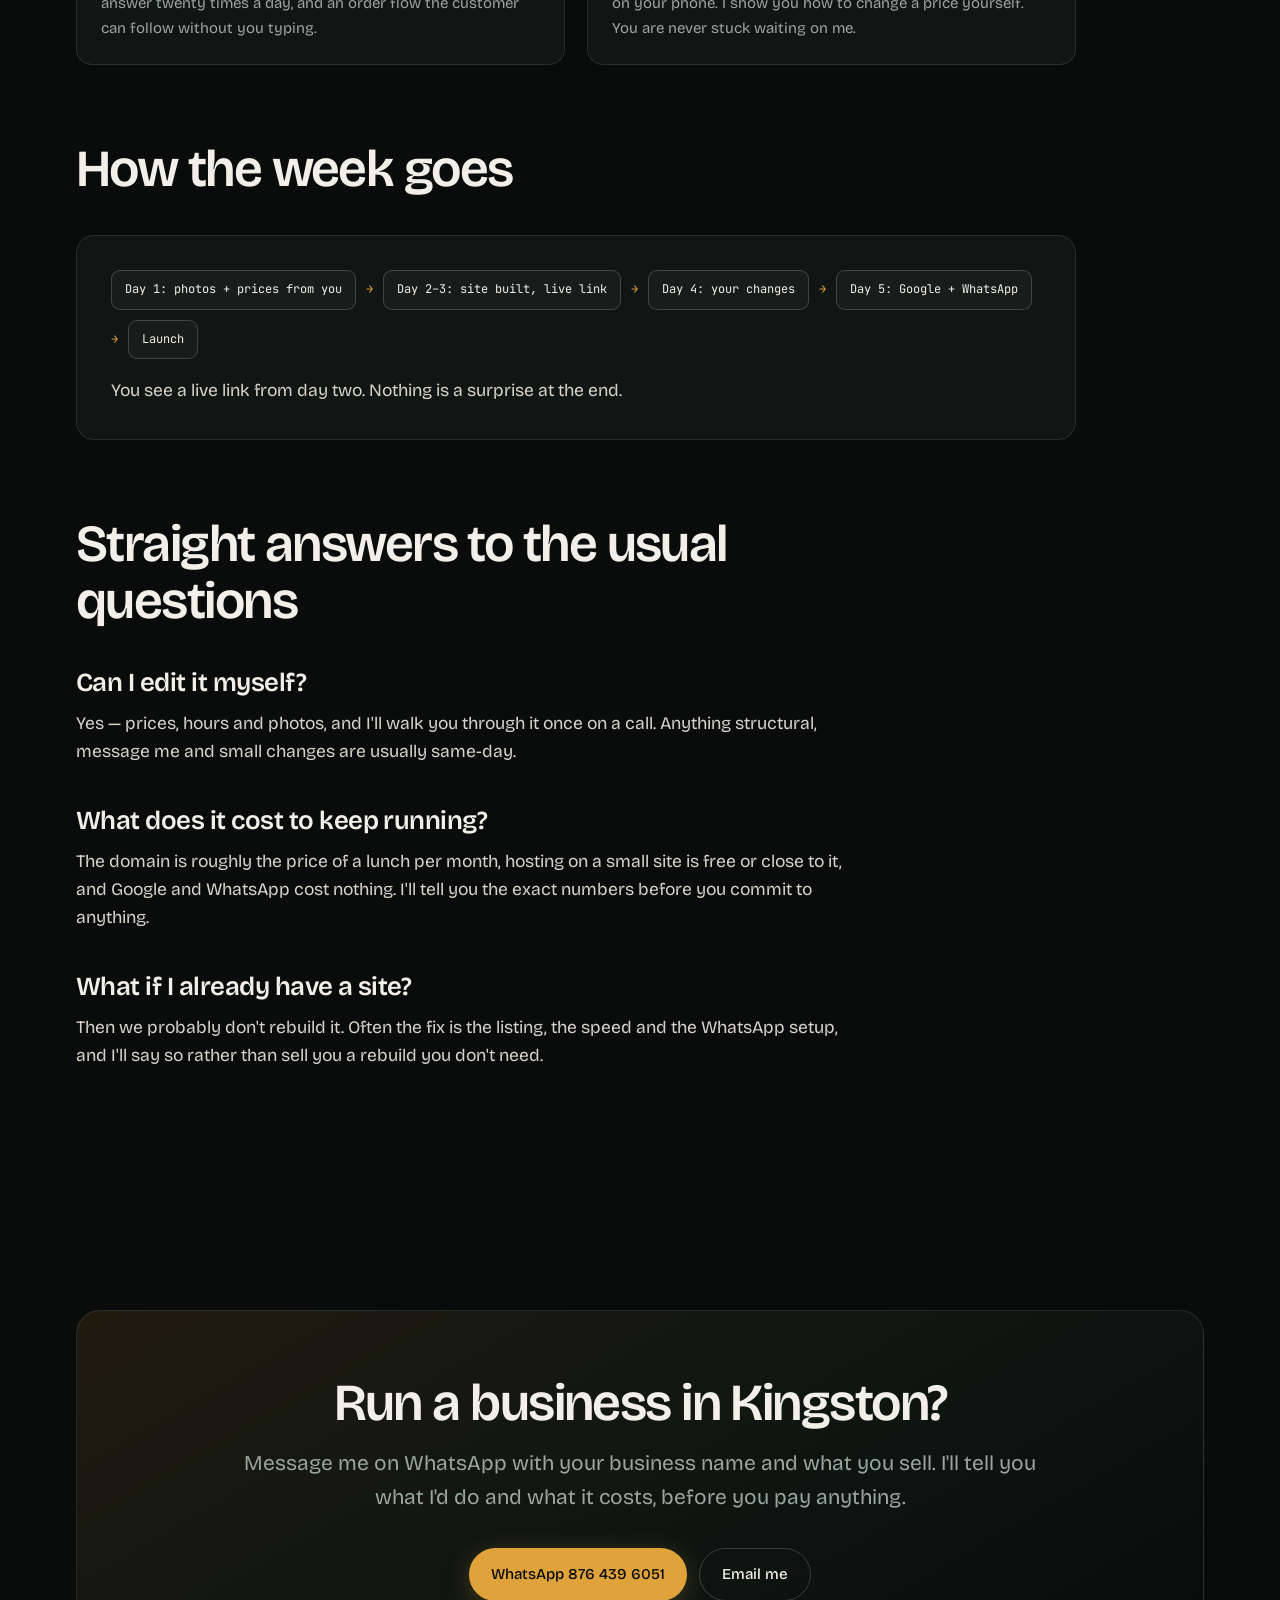
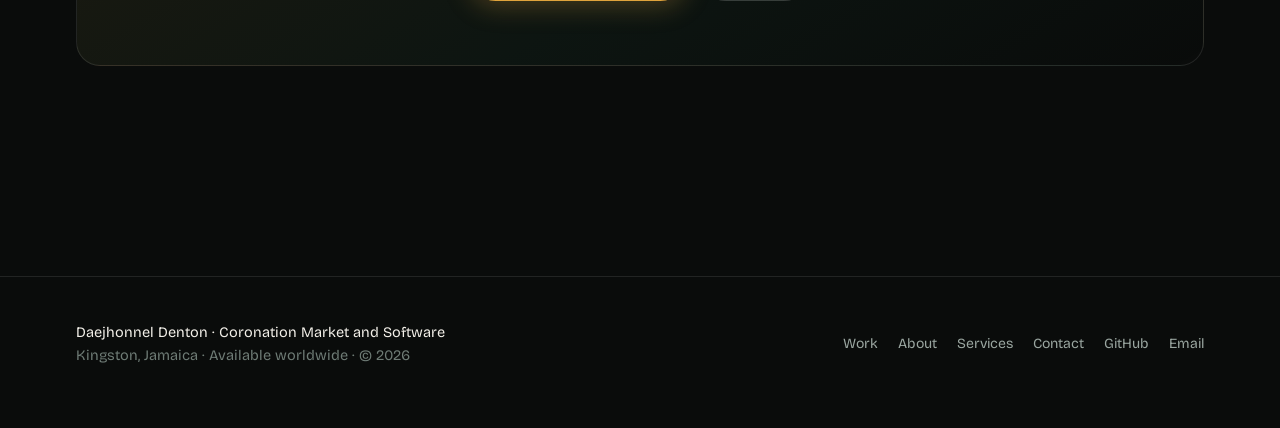
<file: work/small-business-sites.html>
<!doctype html>
<html lang="en">
<head>
<meta charset="utf-8">
<meta name="viewport" content="width=device-width, initial-scale=1">
<title>Small-business sites — Daejhonnel Denton</title>
<meta name="description" content="Fast websites, Google listings and WhatsApp Business setups for Kingston shops, salons and food spots.">
<meta name="author" content="Daejhonnel Denton">
<meta name="theme-color" content="#0A0C0B">
<meta property="og:type" content="website">
<meta property="og:title" content="Small-business sites — Daejhonnel Denton">
<meta property="og:description" content="Fast websites, Google listings and WhatsApp Business setups for Kingston shops, salons and food spots.">
<meta property="og:image" content="https://daejhonneldenton.store/assets/portrait.jpg">
<meta name="twitter:card" content="summary_large_image">
<link rel="icon" href="../assets/favicon.svg" type="image/svg+xml">
<link rel="preconnect" href="https://fonts.googleapis.com">
<link rel="preconnect" href="https://fonts.gstatic.com" crossorigin>
<link rel="stylesheet" href="../assets/site.css">
</head>
<body>
<nav class="nav">
  <div class="wrap">
    <a class="brand" href="../index.html">
      <span class="mark">DD</span>
      <span class="stack"><b>Daejhonnel Denton</b><span>Coronation Market and Software</span></span>
    </a>
    <div class="navlinks">
      <a class="link on" href="../work.html">Work</a>
      <a class="link" href="../about.html">About</a>
      <a class="link" href="../services.html">Services</a>
      <a class="link" href="../contact.html">Contact</a>
      <a class="cta" href="https://wa.me/8764396051" target="_blank" rel="noopener">Hire me</a>
    </div>
  </div>
</nav>


<section class="case-hero"><div class="wrap">
  <a class="back" href="../work.html"><span aria-hidden="true">&larr;</span> All work</a>
  <p class="eyebrow">Client work &middot; Kingston</p>
  <h1 style="font-size:clamp(40px,7vw,78px)">Sites for small businesses</h1>
  <p class="lead" style="margin-top:22px">Most shops here don't need an app. They need to be findable, to look like a real business, and to take an order without three rounds of "how much again?"</p>
  <div class="meta">
    <div><span>Typical build</span><b>5 to 7 days</b></div>
    <div><span>Deliverables</span><b>Site, Google listing, WhatsApp setup</b></div>
    <div><span>Ownership</span><b>Every account in your name</b></div>
    <div><span>After launch</span><b>Two weeks of fixes included</b></div>
  </div>
</div></section>

<section class="sec" style="padding-top:clamp(40px,6vw,70px)"><div class="wrap"><div class="prose">

<h2 style="margin-top:0">What actually loses the sale</h2>
<p>I've watched the same three things cost small businesses money over and over. Someone searches your name and finds a Facebook page last updated in 2021. Someone asks the price and waits forty minutes for a reply. Someone wants to order and has to type out the whole menu from a photo.</p>
<p>None of that is a technology problem. It's a setup problem, and it takes about a week to fix properly.</p>

<div class="pull">A website that nobody finds is a business card in a drawer. The listing and the WhatsApp are half the job.</div>

<h2>What you get</h2>
<div class="grid2">
  <div class="tile"><div class="ic">01</div><h3>A site that loads instantly</h3><p>One or two pages, your real photos, what you sell, the prices, the hours, a map, and a phone number that dials on tap. No template bloat, no cookie banner, no plugin that breaks in six months.</p></div>
  <div class="tile"><div class="ic">02</div><h3>A Google listing that shows up</h3><p>Google Business Profile claimed, categories right, hours right, photos in, and a review link you can send to customers in one tap. This is the part that brings walk-ins.</p></div>
  <div class="tile"><div class="ic">03</div><h3>WhatsApp Business, set up properly</h3><p>Catalogue with your items, quick replies for the questions you answer twenty times a day, and an order flow the customer can follow without you typing.</p></div>
  <div class="tile"><div class="ic">04</div><h3>Handover, not hostage</h3><p>Domain, hosting, Google and WhatsApp all in your name and on your phone. I show you how to change a price yourself. You are never stuck waiting on me.</p></div>
</div>

<h2>How the week goes</h2>
<div class="panel">
  <div class="flow">
    <span class="node">Day 1: photos + prices from you</span><span class="ar">&rarr;</span>
    <span class="node">Day 2&ndash;3: site built, live link</span><span class="ar">&rarr;</span>
    <span class="node">Day 4: your changes</span><span class="ar">&rarr;</span>
    <span class="node">Day 5: Google + WhatsApp</span><span class="ar">&rarr;</span>
    <span class="node">Launch</span>
  </div>
  <p class="small dim" style="margin:18px 0 0">You see a live link from day two. Nothing is a surprise at the end.</p>
</div>

<h2>Straight answers to the usual questions</h2>
<h3>Can I edit it myself?</h3>
<p>Yes &mdash; prices, hours and photos, and I'll walk you through it once on a call. Anything structural, message me and small changes are usually same-day.</p>
<h3>What does it cost to keep running?</h3>
<p>The domain is roughly the price of a lunch per month, hosting on a small site is free or close to it, and Google and WhatsApp cost nothing. I'll tell you the exact numbers before you commit to anything.</p>
<h3>What if I already have a site?</h3>
<p>Then we probably don't rebuild it. Often the fix is the listing, the speed and the WhatsApp setup, and I'll say so rather than sell you a rebuild you don't need.</p>

</div></div></section>

<section class="sec"><div class="wrap"><div class="band rv">
  <h2>Run a business in Kingston?</h2>
  <p class="lead">Message me on WhatsApp with your business name and what you sell. I'll tell you what I'd do and what it costs, before you pay anything.</p>
  <div class="herobtns">
    <a class="btn btn-p" href="https://wa.me/8764396051" target="_blank" rel="noopener">WhatsApp 876 439 6051</a>
    <a class="btn btn-g" href="mailto:kymanidenton7@gmail.com">Email me</a>
  </div>
</div></div></section>

<footer>
  <div class="wrap fgrid">
    <div>
      <div class="small" style="color:var(--paper)">Daejhonnel Denton &middot; Coronation Market and Software</div>
      <div class="small">Kingston, Jamaica &middot; Available worldwide &middot; &copy; <span data-year></span></div>
    </div>
    <div class="flinks">
      <a href="../work.html">Work</a>
      <a href="../about.html">About</a>
      <a href="../services.html">Services</a>
      <a href="../contact.html">Contact</a>
      <a href="https://github.com/7haTSheep" target="_blank" rel="noopener">GitHub</a>
      <a href="mailto:kymanidenton7@gmail.com">Email</a>
    </div>
  </div>
</footer>
<a class="wa" href="https://wa.me/8764396051" target="_blank" rel="noopener" aria-label="Message me on WhatsApp"><svg viewBox="0 0 24 24" fill="currentColor" aria-hidden="true"><path d="M17.47 14.38c-.3-.15-1.75-.86-2.02-.96-.27-.1-.47-.15-.67.15-.2.3-.77.96-.94 1.16-.17.2-.35.22-.65.07-.3-.15-1.25-.46-2.38-1.47-.88-.78-1.47-1.75-1.64-2.05-.17-.3-.02-.46.13-.61.13-.13.3-.35.45-.52.15-.17.2-.3.3-.5.1-.2.05-.37-.03-.52-.07-.15-.67-1.61-.92-2.2-.24-.58-.48-.5-.67-.51h-.57c-.2 0-.52.07-.79.37-.27.3-1.04 1.01-1.04 2.47s1.06 2.86 1.21 3.06c.15.2 2.1 3.2 5.08 4.49.71.3 1.26.49 1.69.63.71.22 1.36.19 1.87.12.57-.09 1.75-.72 2-1.41.25-.69.25-1.28.17-1.41-.07-.13-.27-.2-.57-.35zM12.04 2C6.58 2 2.13 6.45 2.13 11.91c0 1.75.46 3.45 1.32 4.95L2 22l5.28-1.38a9.86 9.86 0 0 0 4.76 1.21h.01c5.46 0 9.91-4.45 9.91-9.91 0-2.65-1.03-5.14-2.9-7.01A9.82 9.82 0 0 0 12.04 2z"/></svg></a>
<script src="../assets/site.js"></script>
</body>
</html>
</file>
<file: assets/site.css>
/* Daejhonnel Denton — portfolio
   Coronation Market and Software */

@import url('https://fonts.googleapis.com/css2?family=Bricolage+Grotesque:opsz,wght@12..96,400;12..96,600;12..96,800&family=Instrument+Serif:ital@0;1&family=JetBrains+Mono:wght@400;500&display=swap');

:root{
  --ink:#0A0C0B;
  --ink-2:#111514;
  --ink-3:#1A201E;
  --line:rgba(255,255,255,.10);
  --line-2:rgba(255,255,255,.18);
  --paper:#F2EFE8;
  --mute:#9AA6A0;
  --mute-2:#6E7B75;
  --gold:#E0A33C;
  --gold-d:#B37B18;
  --go:#48C08A;
  --sky:#6FA8DC;
  --maxw:1180px;
  --sans:'Bricolage Grotesque', ui-sans-serif, system-ui, -apple-system, 'Segoe UI', Roboto, sans-serif;
  --serif:'Instrument Serif', 'Iowan Old Style', Georgia, serif;
  --mono:'JetBrains Mono', ui-monospace, SFMono-Regular, Menlo, monospace;
}

*{box-sizing:border-box}
html{scroll-behavior:smooth; -webkit-text-size-adjust:100%}
body{
  margin:0; background:var(--ink); color:var(--paper);
  font-family:var(--sans); font-size:17px; line-height:1.62;
  -webkit-font-smoothing:antialiased;
  overflow-x:hidden;
}
img{max-width:100%; display:block}
a{color:inherit}
::selection{background:var(--gold); color:#0A0C0B}

/* ---------- grain + glow ---------- */
body::before{
  content:''; position:fixed; inset:-50%; z-index:0; pointer-events:none;
  background:
    radial-gradient(46vw 46vw at 78% 6%, rgba(224,163,60,.13), transparent 62%),
    radial-gradient(40vw 40vw at 8% 44%, rgba(72,192,138,.09), transparent 64%),
    radial-gradient(52vw 52vw at 52% 104%, rgba(111,168,220,.07), transparent 66%);
  animation:drift 26s ease-in-out infinite alternate;
}
@keyframes drift{ to{ transform:translate3d(-2.5%,2%,0) scale(1.06) } }
body::after{
  content:''; position:fixed; inset:0; z-index:1; pointer-events:none; opacity:.035;
  background-image:url("data:image/svg+xml,%3Csvg xmlns='http://www.w3.org/2000/svg' width='140' height='140'%3E%3Cfilter id='n'%3E%3CfeTurbulence type='fractalNoise' baseFrequency='.85' numOctaves='3'/%3E%3C/filter%3E%3Crect width='140' height='140' filter='url(%23n)'/%3E%3C/svg%3E");
}
@media (prefers-reduced-motion:reduce){
  body::before{animation:none}
  *{scroll-behavior:auto !important}
}

/* ---------- layout ---------- */
.wrap{width:100%; max-width:var(--maxw); margin:0 auto; padding:0 26px; position:relative; z-index:2}
section{position:relative; z-index:2}
.rule{height:1px; background:var(--line); border:0; margin:0}

/* ---------- nav ---------- */
.nav{
  position:sticky; top:0; z-index:40;
  backdrop-filter:blur(14px); -webkit-backdrop-filter:blur(14px);
  background:rgba(10,12,11,.72); border-bottom:1px solid var(--line);
}
.nav .wrap{display:flex; align-items:center; gap:22px; height:66px}
.brand{display:flex; align-items:center; gap:11px; text-decoration:none; margin-right:auto; min-width:0}
.mark{
  width:30px; height:30px; border-radius:9px; flex:none;
  background:linear-gradient(145deg,var(--gold),var(--gold-d));
  display:grid; place-items:center; color:#0A0C0B;
  font-weight:800; font-size:14px; letter-spacing:-.02em;
  box-shadow:0 3px 14px rgba(224,163,60,.32);
}
.brand b{font-weight:600; font-size:15.5px; letter-spacing:-.015em; white-space:nowrap}
.brand .stack span{
  font-family:var(--mono); font-size:10.5px; color:var(--mute-2);
  text-transform:uppercase; letter-spacing:.13em; white-space:nowrap;
}
.brand .stack{display:flex; flex-direction:column; line-height:1.15; min-width:0}
.nav a.link{
  text-decoration:none; font-size:14.5px; color:var(--mute);
  padding:7px 2px; position:relative; transition:color .2s;
}
.nav a.link:hover{color:var(--paper)}
.nav a.link.on{color:var(--paper)}
.nav a.link.on::after{
  content:''; position:absolute; left:0; right:0; bottom:0; height:1.5px; background:var(--gold);
}
.nav .cta{
  font-size:14px; text-decoration:none; padding:8px 15px; border-radius:999px;
  border:1px solid var(--line-2); color:var(--paper); transition:.2s;
  white-space:nowrap;
}
.nav .cta:hover{background:var(--paper); color:var(--ink); border-color:var(--paper)}
.navlinks{display:flex; align-items:center; gap:22px}
@media(max-width:760px){
  .navlinks{gap:15px}
  .nav a.link{font-size:13px}
  .nav .cta{display:none}
}
@media(max-width:460px){ .nav .wrap{padding:0 16px} .navlinks{gap:12px} }

/* ---------- type ---------- */
.eyebrow{
  font-family:var(--mono); font-size:11px; letter-spacing:.18em;
  text-transform:uppercase; color:var(--gold); margin:0 0 18px;
  display:flex; align-items:center; gap:10px;
}
.eyebrow::before{content:''; width:26px; height:1px; background:var(--gold); opacity:.6}
h1,h2,h3{letter-spacing:-.035em; line-height:1.03; margin:0; font-weight:600}
h1{font-size:clamp(46px,8.2vw,104px)}
h2{font-size:clamp(30px,4.6vw,52px); letter-spacing:-.03em; line-height:1.08}
h3{font-size:clamp(20px,2.4vw,26px); letter-spacing:-.02em; line-height:1.2}
.it{font-family:var(--serif); font-style:italic; font-weight:400; letter-spacing:-.01em}
.lead{font-size:clamp(17px,2vw,21px); color:var(--mute); max-width:60ch; line-height:1.6}
p{margin:0 0 1.1em}
.dim{color:var(--mute)}
.small{font-size:14.5px}

/* ---------- hero ---------- */
.hero{padding:clamp(70px,12vw,138px) 0 clamp(56px,8vw,92px)}
.hero h1{margin-bottom:26px}
.hero h1 .ln{display:block; overflow:hidden}
.hero h1 .ln i{
  display:block; font-style:normal;
  animation:rise 1s cubic-bezier(.2,.7,.2,1) both;
}
.hero h1 .ln:nth-child(2) i{animation-delay:.09s}
.hero h1 .ln:nth-child(3) i{animation-delay:.18s}
@keyframes rise{from{transform:translateY(105%); opacity:0} to{transform:none; opacity:1}}
.hero .lead{animation:fade .9s .38s both}
.hero .herobtns{animation:fade .9s .5s both}
@keyframes fade{from{opacity:0; transform:translateY(12px)} to{opacity:1; transform:none}}

.herobtns{display:flex; flex-wrap:wrap; gap:12px; margin-top:34px}
.btn{
  display:inline-flex; align-items:center; gap:9px; text-decoration:none;
  padding:13px 22px; border-radius:999px; font-size:15px; font-weight:500;
  transition:transform .18s cubic-bezier(.2,.7,.2,1), background .2s, border-color .2s, box-shadow .2s;
}
.btn:hover{transform:translateY(-2px)}
.btn-p{background:var(--gold); color:#0A0C0B; box-shadow:0 6px 26px rgba(224,163,60,.26)}
.btn-p:hover{box-shadow:0 10px 34px rgba(224,163,60,.38)}
.btn-g{border:1px solid var(--line-2); color:var(--paper)}
.btn-g:hover{border-color:var(--paper); background:rgba(255,255,255,.04)}

/* ticker */
.ticker{
  border-top:1px solid var(--line); border-bottom:1px solid var(--line);
  overflow:hidden; padding:15px 0; position:relative; z-index:2;
  background:rgba(255,255,255,.012);
}
.ticker .row{display:flex; gap:0; width:max-content; animation:slide 42s linear infinite}
.ticker:hover .row{animation-play-state:paused}
@keyframes slide{to{transform:translateX(-50%)}}
.ticker b{
  font-family:var(--mono); font-size:12px; letter-spacing:.14em; text-transform:uppercase;
  font-weight:400; color:var(--mute-2); padding:0 26px; white-space:nowrap;
}
.ticker b::after{content:'—'; margin-left:26px; color:rgba(255,255,255,.14)}

/* ---------- reveal ---------- */
.rv{opacity:0; transform:translateY(26px); transition:opacity .8s cubic-bezier(.2,.7,.2,1), transform .8s cubic-bezier(.2,.7,.2,1)}
.rv.in{opacity:1; transform:none}
@media (prefers-reduced-motion:reduce){ .rv{opacity:1; transform:none; transition:none} }

/* ---------- generic sections ---------- */
.sec{padding:clamp(64px,9vw,110px) 0}
.sec-head{max-width:70ch; margin-bottom:clamp(34px,5vw,58px)}

/* stats */
.stats{display:grid; grid-template-columns:repeat(4,1fr); gap:1px; background:var(--line); border:1px solid var(--line); border-radius:16px; overflow:hidden}
.stats div{background:var(--ink); padding:26px 22px}
.stats b{display:block; font-size:clamp(28px,4vw,42px); letter-spacing:-.04em; font-weight:600; line-height:1}
.stats span{display:block; margin-top:9px; font-family:var(--mono); font-size:11px; letter-spacing:.11em; text-transform:uppercase; color:var(--mute-2)}
@media(max-width:780px){ .stats{grid-template-columns:repeat(2,1fr)} }

/* ---------- work cards ---------- */
.cards{display:grid; gap:22px}
.card{
  position:relative; display:block; text-decoration:none; overflow:hidden;
  border:1px solid var(--line); border-radius:22px; background:var(--ink-2);
  transition:border-color .3s, transform .4s cubic-bezier(.2,.7,.2,1);
}
.card:hover{border-color:var(--line-2); transform:translateY(-4px)}
.card .glow{
  position:absolute; inset:0; opacity:0; transition:opacity .45s; pointer-events:none;
  background:radial-gradient(60% 90% at 20% 0%, rgba(224,163,60,.15), transparent 70%);
}
.card:hover .glow{opacity:1}
.card-in{position:relative; padding:clamp(28px,4vw,44px); display:grid; gap:26px; grid-template-columns:1.05fr .95fr; align-items:center}
@media(max-width:880px){ .card-in{grid-template-columns:1fr} }
.card .kicker{font-family:var(--mono); font-size:11px; letter-spacing:.15em; text-transform:uppercase; color:var(--gold); margin-bottom:14px}
.card h3{margin-bottom:12px}
.card p{color:var(--mute); font-size:16px; margin:0 0 20px}
.chips{display:flex; flex-wrap:wrap; gap:7px}
.chip{
  font-family:var(--mono); font-size:11px; letter-spacing:.05em; color:var(--mute);
  border:1px solid var(--line); border-radius:999px; padding:5px 11px; background:rgba(255,255,255,.02);
}
.more{display:inline-flex; align-items:center; gap:8px; font-size:14.5px; color:var(--paper); margin-top:22px}
.more .arw{transition:transform .3s}
.card:hover .more .arw{transform:translateX(5px)}

/* device / screen mock */
.mock{
  position:relative; border-radius:16px; border:1px solid var(--line);
  background:linear-gradient(160deg,#141918,#0E1211); overflow:hidden; aspect-ratio:4/3;
}
.mock{background:linear-gradient(160deg,#141918,#0E1211)}
.mock .bar{height:32px; border-bottom:1px solid var(--line); display:flex; align-items:center; gap:6px; padding:0 12px; background:rgba(255,255,255,.02)}
.mock .bar i{width:8px; height:8px; border-radius:50%; background:rgba(255,255,255,.14)}
.mock .bar em{
  font-family:var(--mono); font-style:normal; font-size:10px; color:var(--mute-2);
  margin-left:10px; letter-spacing:.06em; overflow:hidden; text-overflow:ellipsis; white-space:nowrap;
}
.mock .body{padding:16px; display:grid; gap:9px}
.sk{height:9px; border-radius:5px; background:rgba(255,255,255,.07)}
.sk.w70{width:70%} .sk.w45{width:45%} .sk.w90{width:90%} .sk.w55{width:55%}
.sk.gold{background:linear-gradient(90deg,rgba(224,163,60,.55),rgba(224,163,60,.12))}
.sk.go{background:linear-gradient(90deg,rgba(72,192,138,.5),rgba(72,192,138,.1))}
.mrow{display:flex; gap:9px}
.mbox{flex:1; height:46px; border-radius:9px; background:rgba(255,255,255,.045); border:1px solid var(--line)}

/* ---------- process / list ---------- */
.steps{border-top:1px solid var(--line); border-bottom:1px solid var(--line)}
.steprow{transition:background .3s}
.steprow + .steprow{border-top:1px solid var(--line)}
.steprow:hover{background:rgba(255,255,255,.025)}
.step{padding:28px 0; display:grid; grid-template-columns:70px 1fr 1fr; gap:26px; align-items:start; transition:background .3s}

.step .n{font-family:var(--mono); font-size:12px; color:var(--gold); letter-spacing:.1em; padding-top:5px}
.step h3{font-size:21px}
.step p{color:var(--mute); font-size:15.5px; margin:0}
@media(max-width:760px){ .step{grid-template-columns:44px 1fr; gap:16px} .step p{grid-column:2} }

/* ---------- case study ---------- */
.case-hero{padding:clamp(56px,8vw,96px) 0 clamp(34px,5vw,54px)}
.back{display:inline-flex; align-items:center; gap:8px; font-family:var(--mono); font-size:11.5px; letter-spacing:.12em; text-transform:uppercase; color:var(--mute); text-decoration:none; margin-bottom:30px; transition:color .2s}
.back:hover{color:var(--gold)}
.meta{display:grid; grid-template-columns:repeat(4,1fr); gap:22px; border-top:1px solid var(--line); padding-top:26px; margin-top:40px}
.meta div span{display:block; font-family:var(--mono); font-size:10.5px; letter-spacing:.13em; text-transform:uppercase; color:var(--mute-2); margin-bottom:7px}
.meta div b{font-weight:500; font-size:15px}
@media(max-width:700px){ .meta{grid-template-columns:repeat(2,1fr); gap:18px} }

.prose{max-width:70ch}
.prose h2{margin:clamp(48px,6vw,76px) 0 20px}
.prose h3{margin:38px 0 12px}
.prose p{color:#D7D3CA; font-size:17.5px}
.prose ul{color:#D7D3CA; padding-left:20px; margin:0 0 1.2em}
.prose li{margin-bottom:9px}
.prose li::marker{color:var(--gold)}
.prose strong{color:var(--paper); font-weight:600}
.pull{
  border-left:2px solid var(--gold); padding:4px 0 4px 24px; margin:34px 0;
  font-family:var(--serif); font-style:italic; font-size:clamp(21px,3vw,28px);
  line-height:1.34; color:var(--paper); letter-spacing:-.01em;
}
code, .k{font-family:var(--mono); font-size:.88em; background:rgba(255,255,255,.06); padding:2px 6px; border-radius:5px; color:var(--gold)}
.panel{
  border:1px solid var(--line); border-radius:18px; background:var(--ink-2);
  padding:clamp(24px,3.5vw,34px); margin:38px 0;
}
.panel h3{margin:0 0 14px; font-size:19px}
.grid2{display:grid; grid-template-columns:1fr 1fr; gap:22px}
.grid3{display:grid; grid-template-columns:repeat(3,1fr); gap:22px}
@media(max-width:820px){ .grid2,.grid3{grid-template-columns:1fr} }
.tile{border:1px solid var(--line); border-radius:16px; padding:24px; background:var(--ink-2); transition:border-color .3s, transform .3s}
.tile:hover{border-color:var(--line-2); transform:translateY(-3px)}
.tile h3{font-size:18px; margin-bottom:9px}
.tile p{color:var(--mute); font-size:15px; margin:0}
.tile .ic{font-family:var(--mono); font-size:11px; color:var(--gold); letter-spacing:.13em; text-transform:uppercase; margin-bottom:14px}

/* diagram */
.flow{display:flex; flex-wrap:wrap; gap:10px; align-items:center; font-family:var(--mono); font-size:12px; color:var(--mute)}
.flow .node{border:1px solid var(--line-2); border-radius:9px; padding:9px 13px; background:rgba(255,255,255,.03); color:var(--paper); white-space:nowrap}
.flow .ar{color:var(--gold)}

/* ---------- about ---------- */
.about-grid{display:grid; grid-template-columns:.85fr 1.15fr; gap:clamp(30px,5vw,60px); align-items:start}
@media(max-width:860px){ .about-grid{grid-template-columns:1fr} }
.portrait{
  border-radius:20px; overflow:hidden; border:1px solid var(--line); position:relative;
  box-shadow:0 24px 70px rgba(0,0,0,.5);
}
.portrait img{width:100%; filter:saturate(1.02)}
.portrait::after{content:''; position:absolute; inset:0; background:linear-gradient(180deg,transparent 55%,rgba(10,12,11,.5))}

.tl{border-left:1px solid var(--line); padding-left:28px; margin-left:6px}
.tl .job{position:relative; padding-bottom:34px}
.tl .job::before{
  content:''; position:absolute; left:-34px; top:8px; width:10px; height:10px; border-radius:50%;
  background:var(--ink); border:1.5px solid var(--gold);
}
.tl .job:last-child{padding-bottom:0}
.tl .when{font-family:var(--mono); font-size:11px; letter-spacing:.12em; text-transform:uppercase; color:var(--mute-2); margin-bottom:7px}
.tl .job h3{font-size:19px; margin-bottom:4px}
.tl .job .co{color:var(--gold); font-size:14.5px; margin-bottom:10px}
.tl .job p{color:var(--mute); font-size:15.5px; margin:0}

.skillset{display:grid; grid-template-columns:repeat(auto-fit,minmax(210px,1fr)); gap:22px}
.skillset h3{font-size:14px; font-family:var(--mono); font-weight:400; letter-spacing:.13em; text-transform:uppercase; color:var(--gold); margin-bottom:14px}
.skillset ul{list-style:none; margin:0; padding:0}
.skillset li{color:var(--mute); font-size:15px; padding:5px 0; border-bottom:1px solid rgba(255,255,255,.05)}

/* ---------- contact ---------- */
.contact-grid{display:grid; grid-template-columns:1.1fr .9fr; gap:clamp(30px,5vw,56px); align-items:start}
@media(max-width:860px){ .contact-grid{grid-template-columns:1fr} }
.cline{display:flex; align-items:center; gap:16px; padding:20px 0; border-bottom:1px solid var(--line); text-decoration:none; transition:padding-left .25s}
.cline:hover{padding-left:8px}
.cline .ic{
  width:40px; height:40px; flex:none; border-radius:11px; display:grid; place-items:center;
  border:1px solid var(--line); background:rgba(255,255,255,.03); font-size:17px;
}
.cline .t span{display:block; font-family:var(--mono); font-size:10.5px; letter-spacing:.13em; text-transform:uppercase; color:var(--mute-2)}
.cline .t b{font-weight:500; font-size:17px; letter-spacing:-.01em}
.cline .arw{margin-left:auto; color:var(--mute-2); transition:transform .25s, color .25s}
.cline:hover .arw{transform:translateX(4px); color:var(--gold)}

/* ---------- cta band ---------- */
.band{
  border:1px solid var(--line); border-radius:24px; padding:clamp(36px,6vw,64px);
  background:linear-gradient(150deg,rgba(224,163,60,.10),rgba(72,192,138,.05) 60%,transparent);
  text-align:center;
}
.band h2{margin-bottom:16px}
.band .lead{margin:0 auto}
.band .herobtns{justify-content:center}

/* ---------- footer ---------- */
footer{border-top:1px solid var(--line); padding:44px 0 60px; margin-top:clamp(60px,8vw,100px); position:relative; z-index:2}
.fgrid{display:flex; flex-wrap:wrap; gap:24px; align-items:center; justify-content:space-between}
footer .small{color:var(--mute-2)}
.flinks{display:flex; gap:20px; flex-wrap:wrap}
.flinks a{font-size:14px; color:var(--mute); text-decoration:none; transition:color .2s}
.flinks a:hover{color:var(--gold)}

/* whatsapp float */
.wa{
  position:fixed; right:20px; bottom:20px; z-index:50;
  width:54px; height:54px; border-radius:50%; display:grid; place-items:center;
  background:#25D366; color:#06281A; text-decoration:none;
  box-shadow:0 10px 30px rgba(37,211,102,.34);
  transition:transform .25s cubic-bezier(.2,.7,.2,1);
}
.wa:hover{transform:scale(1.08)}
.wa svg{width:27px; height:27px}
@media print{ .wa,.nav{display:none} }

/* let panels and tile grids breathe wider than the reading measure */
@media(min-width:1080px){
  .prose > .panel, .prose > .grid2, .prose > .grid3, .prose > .pull{ width:calc(100% + 230px) }
}

/* --- small-screen nav + hero corrections --- */
.brand b{overflow:hidden; text-overflow:ellipsis}
.nav .wrap{gap:14px}
@media(max-width:600px){
  .brand .stack{display:none}
  .navlinks{gap:16px; margin-left:auto}
}
@media(max-width:400px){ .navlinks{gap:13px} .nav a.link{font-size:12.5px} }
@media(max-width:520px){
  h1{font-size:clamp(38px,10.5vw,54px)}
  .hero{padding-top:54px}
  .hero .lead{font-size:16.5px}
  .btn{padding:12px 18px; font-size:14.5px}
  .wa{width:48px; height:48px; right:14px; bottom:14px}
  .wa svg{width:24px; height:24px}
}
.hero h1 .ln{padding-bottom:.06em; margin-bottom:-.06em}

/* blend the portrait into the dark page */
.portrait::before{
  content:''; position:absolute; inset:0; z-index:2; pointer-events:none;
  background:
    radial-gradient(115% 92% at 50% 26%, transparent 42%, rgba(10,12,11,.42) 88%, rgba(10,12,11,.62)),
    linear-gradient(180deg, rgba(224,163,60,.06), transparent 40%);
}
.portrait::after{z-index:3}
.portrait img{filter:saturate(1.02) contrast(1.03)}

/* ---------- project brief form ---------- */
.brief-form{position:relative; border:1px solid var(--line-2); background:linear-gradient(145deg,rgba(224,163,60,.09),rgba(17,21,20,.92) 42%); padding:clamp(24px,4vw,38px); overflow:hidden}
.brief-form::after{content:'BRIEF'; position:absolute; right:-.06em; top:-.2em; font:800 clamp(62px,10vw,128px)/1 var(--sans); letter-spacing:-.1em; color:rgba(224,163,60,.045); pointer-events:none}
.form-head,.form-grid,.form-foot{position:relative; z-index:1}
.form-count{display:block; margin-bottom:15px; color:var(--gold); font:11px/1 var(--mono); letter-spacing:.14em}
.form-head h2{font-size:clamp(29px,4vw,42px); margin-bottom:10px}
.form-head p{max-width:48ch; color:var(--mute); font-size:15px; margin:0}
.form-grid{display:grid; grid-template-columns:1fr 1fr; gap:17px; margin-top:30px}
.form-grid label{display:flex; flex-direction:column; gap:7px; min-width:0}
.form-grid label.wide{grid-column:1/-1}
.form-grid label>span{color:var(--paper); font:10.5px/1.3 var(--mono); letter-spacing:.1em; text-transform:uppercase}
.form-grid em{color:var(--mute-2); font-style:normal}
.form-grid input,.form-grid select,.form-grid textarea{width:100%; appearance:none; -webkit-appearance:none; border:1px solid var(--line-2); border-radius:0; outline:0; background:rgba(10,12,11,.72); color:var(--paper); font:15px/1.4 var(--sans); padding:12px 13px; transition:border-color .2s,background .2s,box-shadow .2s}
.form-grid select{background-image:linear-gradient(45deg,transparent 50%,var(--gold) 50%),linear-gradient(135deg,var(--gold) 50%,transparent 50%); background-position:calc(100% - 16px) 50%,calc(100% - 11px) 50%; background-size:5px 5px,5px 5px; background-repeat:no-repeat; padding-right:35px}
.form-grid select option{background:var(--ink-2); color:var(--paper)}
.form-grid textarea{resize:vertical; min-height:130px}
.form-grid input::placeholder,.form-grid textarea::placeholder{color:var(--mute-2); opacity:1}
.form-grid input:focus,.form-grid select:focus,.form-grid textarea:focus{border-color:var(--gold); background:rgba(10,12,11,.96); box-shadow:0 0 0 3px rgba(224,163,60,.1)}
.form-foot{display:flex; gap:18px; align-items:center; justify-content:space-between; border-top:1px solid var(--line); margin-top:25px; padding-top:19px}
.form-foot p{max-width:43ch; margin:0; color:var(--mute-2); font-size:12.5px; line-height:1.45}
.form-foot button{font-family:var(--sans); border:0; cursor:pointer; white-space:nowrap}
.trap{position:absolute!important; left:-10000px!important; width:1px!important; height:1px!important; opacity:0!important}
.hours-panel{margin-bottom:0}
.thanks{min-height:62vh; display:flex; align-items:center}
@media(max-width:620px){.form-grid{grid-template-columns:1fr}.form-grid label.wide{grid-column:auto}.form-foot{align-items:flex-start; flex-direction:column}.form-foot .btn{width:100%; justify-content:center}}

/* ---------- website fit check ---------- */
.quiz-form fieldset{border:0; margin:30px 0 0; padding:0; min-width:0}
.quiz-form legend{font-size:clamp(21px,2.8vw,28px); font-weight:600; letter-spacing:-.025em; margin:0 0 24px; padding:0}
.quiz-progress{position:relative; z-index:1; display:grid; grid-template-columns:repeat(3,1fr); gap:7px; margin-top:28px}
.quiz-progress i{display:block; height:3px; background:var(--line-2); transition:background .25s}
.quiz-progress i.on{background:var(--gold)}
.quiz-question+.quiz-question{margin-top:25px}
.quiz-question>span,.quiz-note>span{display:block; margin-bottom:10px; color:var(--paper); font:10.5px/1.3 var(--mono); letter-spacing:.1em; text-transform:uppercase}
.choice-grid{display:grid; grid-template-columns:repeat(2,1fr); gap:10px}
.choice-grid.compact{grid-template-columns:repeat(3,1fr)}
.choice-grid label{display:block; cursor:pointer; min-width:0}
.choice-grid input{position:absolute; opacity:0; pointer-events:none}
.choice-grid b{display:flex; align-items:center; min-height:58px; border:1px solid var(--line-2); background:rgba(10,12,11,.56); padding:12px 13px; color:var(--mute); font-size:14px; line-height:1.3; font-weight:500; transition:border-color .2s,background .2s,color .2s,transform .2s}
.choice-grid label:hover b{border-color:rgba(224,163,60,.55); color:var(--paper)}
.choice-grid input:checked+b{border-color:var(--gold); background:rgba(224,163,60,.14); color:var(--paper); box-shadow:inset 3px 0 var(--gold)}
.choice-grid input:focus-visible+b{outline:2px solid var(--gold); outline-offset:2px}
.quiz-note{display:block; margin-top:25px}
.quiz-note input{width:100%}
.quiz-actions{min-height:55px}
.quiz-actions .btn-g{margin-right:auto}
@media(max-width:620px){.choice-grid,.choice-grid.compact{grid-template-columns:1fr}.choice-grid b{min-height:52px}.quiz-actions .btn-g{margin-right:0}.quiz-actions p{order:3}}
</file>
